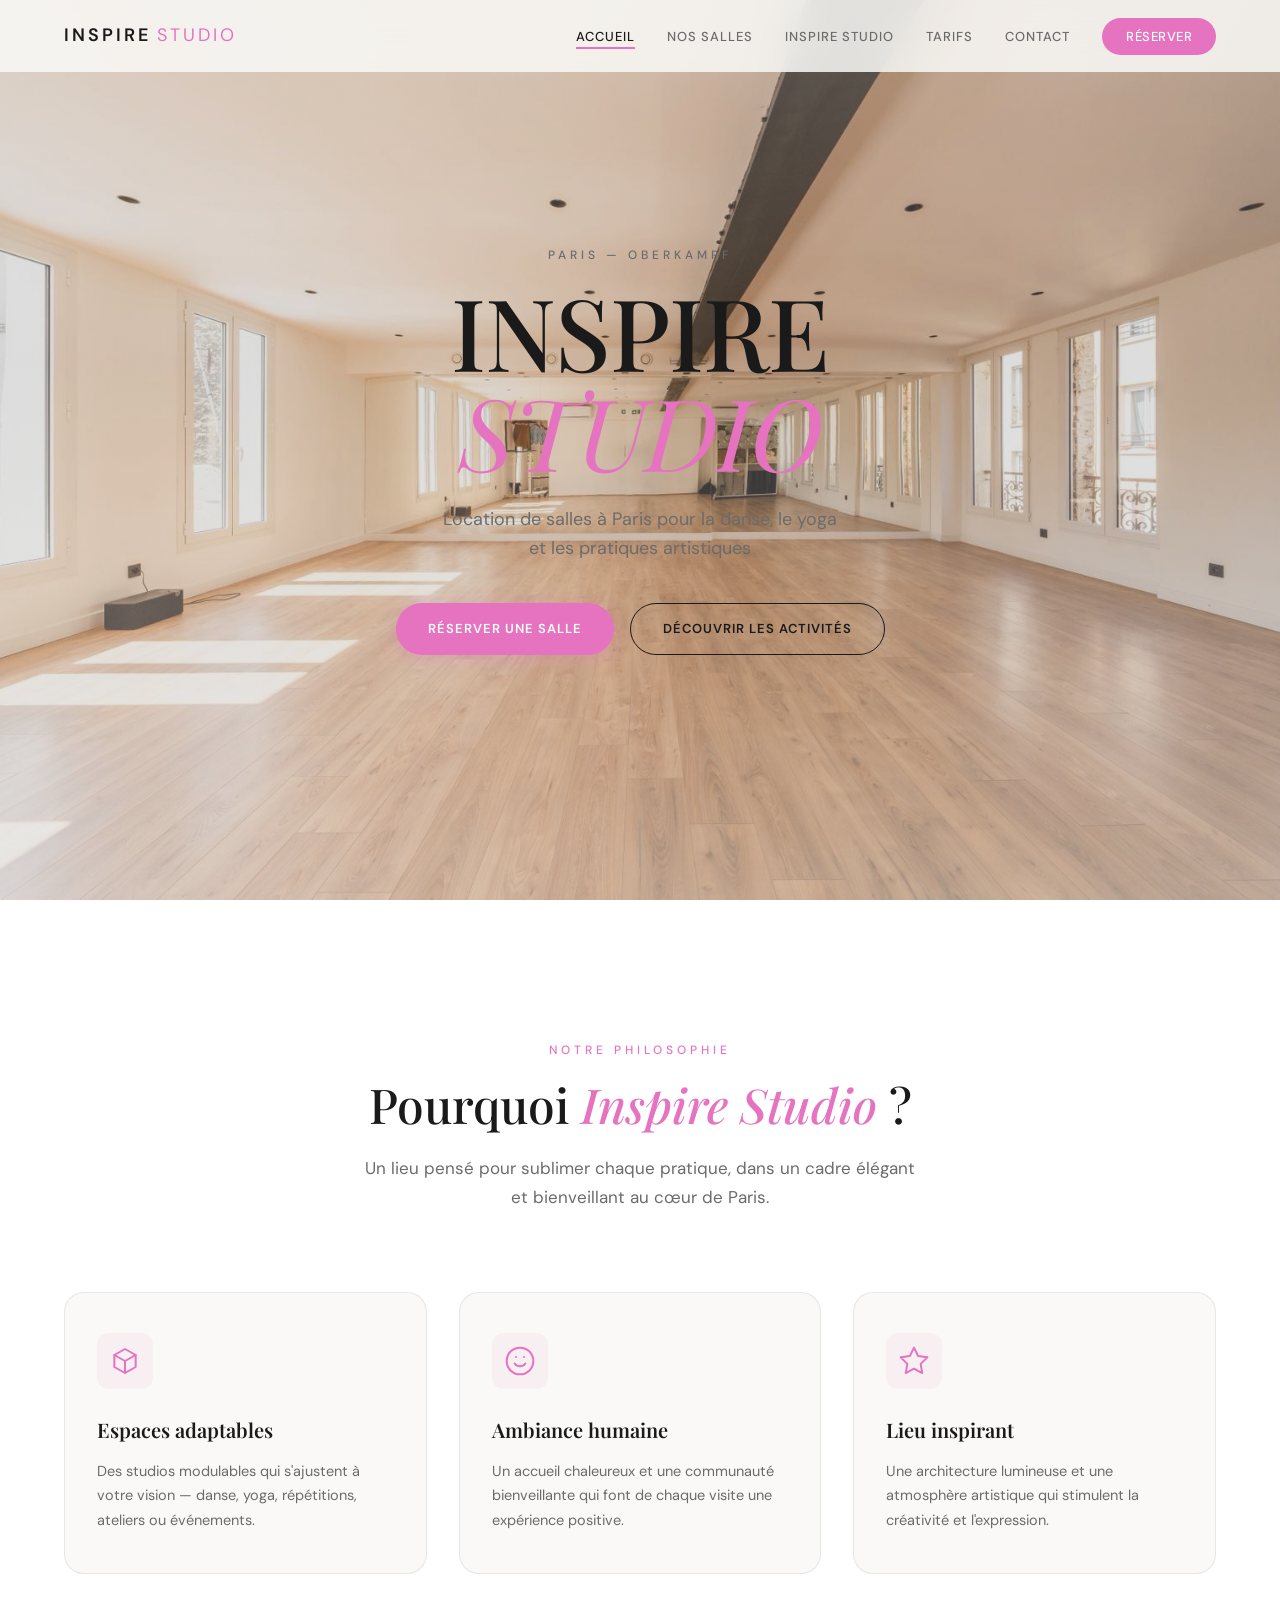
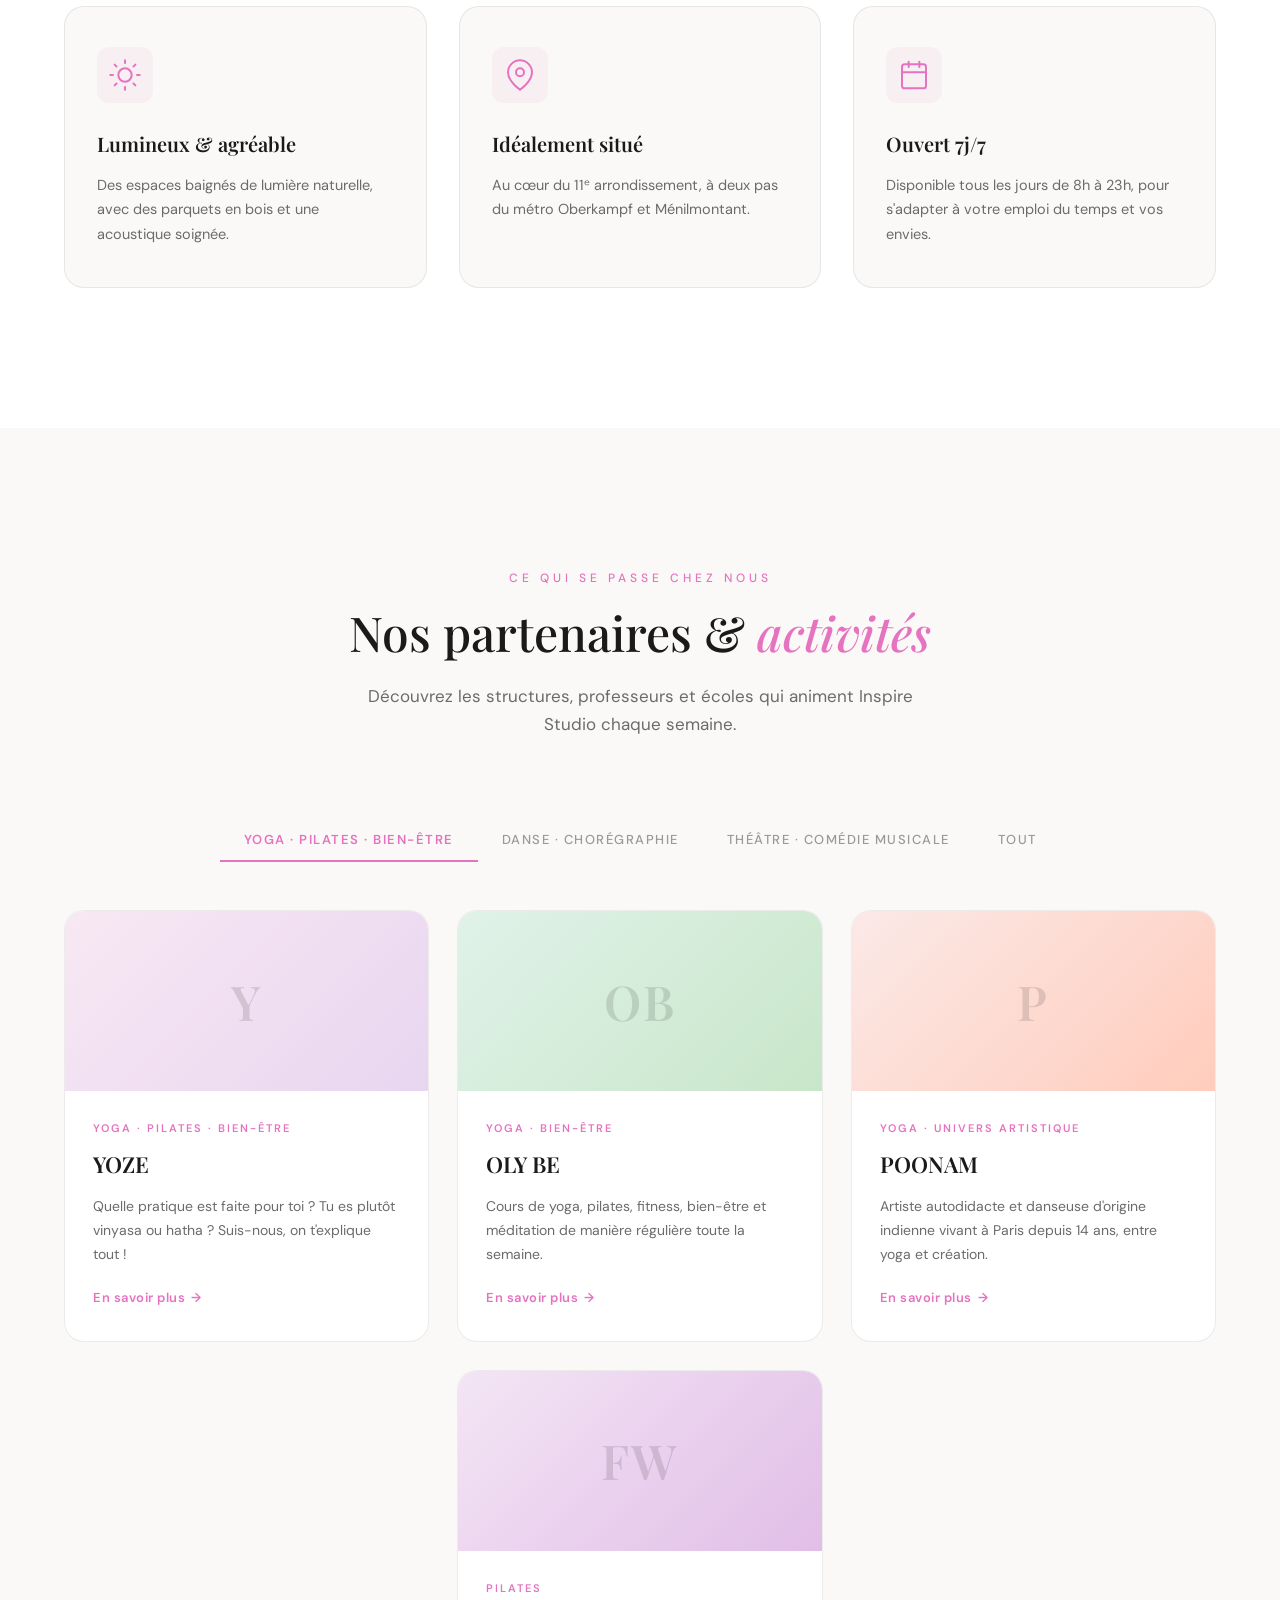
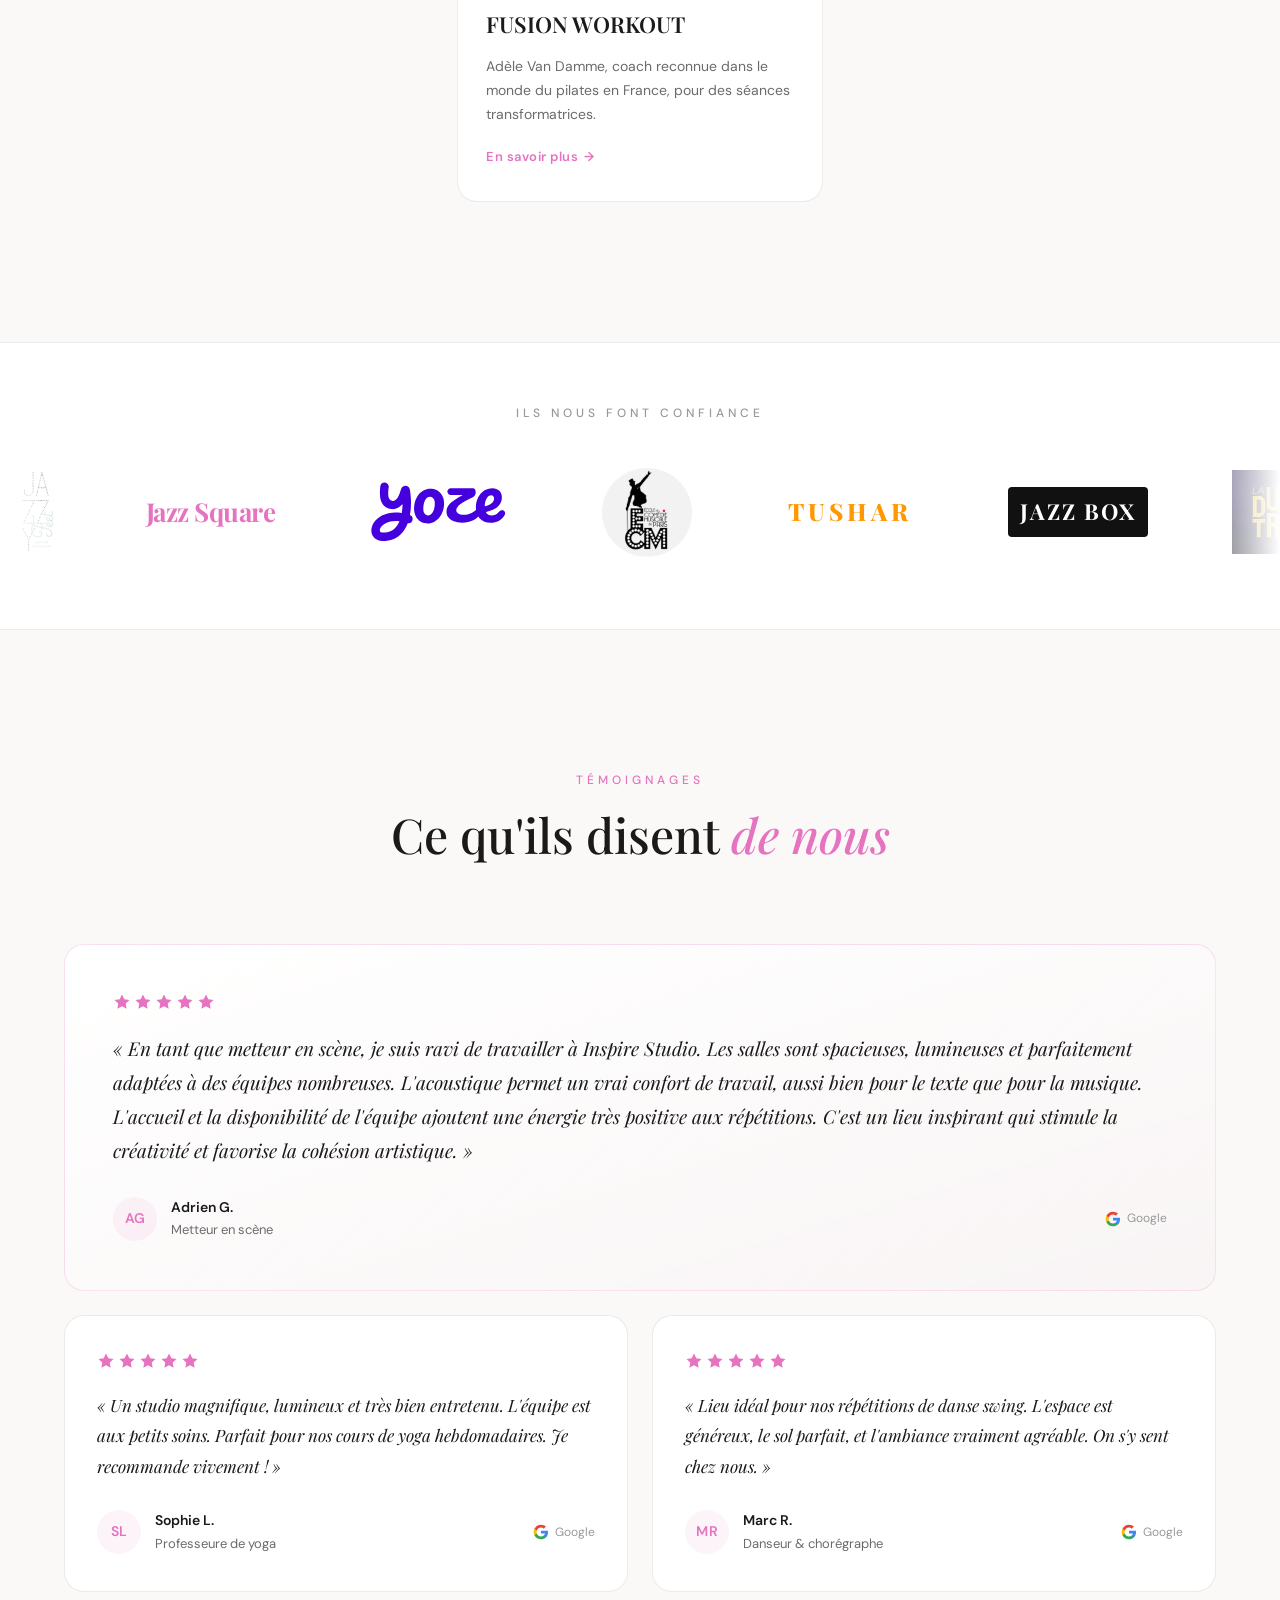
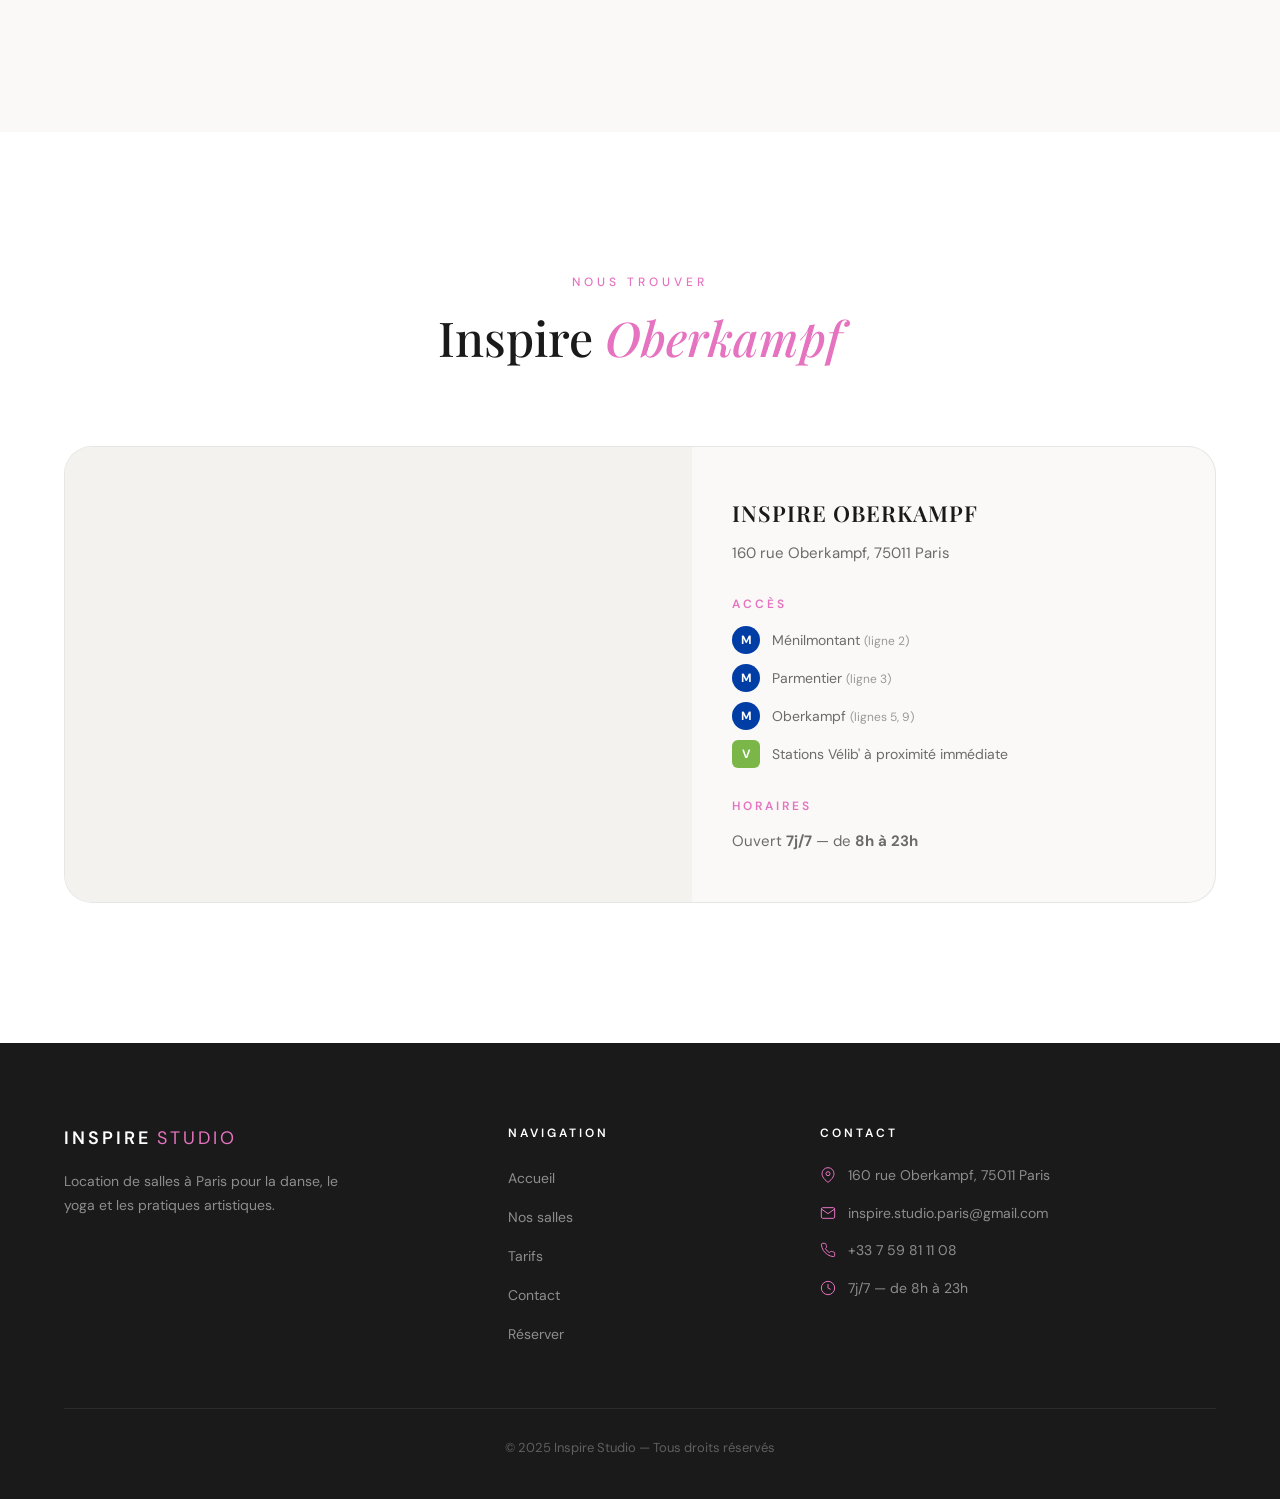
<file: index.html>
<!DOCTYPE html>
<html lang="fr">

<head>
    <meta charset="UTF-8">
    <meta name="viewport" content="width=device-width, initial-scale=1.0">
    <title>Inspire Studio — Location de Salles à Paris | Danse, Yoga, Bien-être</title>
    <meta name="description"
        content="Inspire Studio : location de salles à Paris pour la danse, le yoga, le bien-être et les pratiques artistiques. Espaces lumineux et inspirants au cœur d'Oberkampf.">
    <meta name="keywords"
        content="location salle Paris, studio danse Paris, salle yoga Paris, Oberkampf, bien-être, pratiques artistiques">
    <link rel="preconnect" href="https://fonts.googleapis.com">
    <link rel="preconnect" href="https://fonts.gstatic.com" crossorigin>
    <link
        href="https://fonts.googleapis.com/css2?family=DM+Sans:ital,opsz,wght@0,9..40,300;0,9..40,400;0,9..40,500;0,9..40,600;1,9..40,300;1,9..40,400&family=Playfair+Display:ital,wght@0,400;0,500;0,600;0,700;1,400;1,500&display=swap"
        rel="stylesheet">
    <link rel="stylesheet" href="styles.css">
</head>

<body>

    <!-- ==================== HEADER ==================== -->
    <header class="site-header" id="site-header">
        <div class="header-inner">
            <a href="#" class="logo" aria-label="Inspire Studio — Accueil">
                <span class="logo-text">INSPIRE</span>
                <span class="logo-accent">STUDIO</span>
            </a>
            <nav class="main-nav" id="main-nav" aria-label="Navigation principale">
                <ul class="nav-list">
                    <li><a href="#" class="nav-link active">Accueil</a></li>
                    <li><a href="salles.html" class="nav-link">Nos salles</a></li>
                    <li><a href="inspire.html" class="nav-link">Inspire Studio</a></li>
                    <li><a href="tarifs.html" class="nav-link">Tarifs</a></li>
                    <li><a href="#" class="nav-link">Contact</a></li>
                    <li><a href="#" class="nav-link nav-cta">Réserver</a></li>
                </ul>
            </nav>
            <button class="mobile-menu-toggle" id="mobile-menu-toggle" aria-label="Ouvrir le menu"
                aria-expanded="false">
                <span class="hamburger-line"></span>
                <span class="hamburger-line"></span>
                <span class="hamburger-line"></span>
            </button>
        </div>
    </header>

    <!-- ==================== HERO ==================== -->
    <section class="hero" id="hero">
        <div class="hero-carousel" id="hero-carousel">
            <div class="hero-slide active" style="background-image: url('photos%20salles/photo2.jpg'); background-size: cover; background-position: center; filter:brightness(0.85);"></div>
            <div class="hero-slide" style="background-image: url('photos%20salles/photo3.jpg'); background-size: cover; background-position: center; filter:brightness(0.85);"></div>
            <div class="hero-slide" style="background-image: url('photos%20salles/photo4.jpg'); background-size: cover; background-position: center; filter:brightness(0.85);"></div>
        </div>
        <div class="hero-overlay"></div>
        <div class="hero-content">
            <p class="hero-eyebrow reveal">Paris — Oberkampf</p>
            <h1 class="hero-title reveal">
                <span class="hero-title-line">INSPIRE</span>
                <span class="hero-title-line accent">STUDIO</span>
            </h1>
            <p class="hero-subtitle reveal">Location de salles à Paris pour la danse, le yoga<br class="desktop-only">
                et les pratiques artistiques</p>
            <div class="hero-ctas reveal">
                <a href="#" class="btn btn-primary">Réserver une salle</a>
                <a href="#activites" class="btn btn-outline">Découvrir les activités</a>
            </div>
        </div>
        <div class="hero-scroll-indicator">
            <div class="scroll-line"></div>
        </div>
    </section>

    <!-- ==================== POURQUOI INSPIRE STUDIO ==================== -->
    <section class="section section-why" id="pourquoi">
        <div class="container">
            <div class="section-header reveal">
                <p class="section-eyebrow">Notre philosophie</p>
                <h2 class="section-title">Pourquoi <em>Inspire Studio</em> ?</h2>
                <p class="section-subtitle">Un lieu pensé pour sublimer chaque pratique, dans un cadre élégant et
                    bienveillant au cœur de Paris.</p>
            </div>
            <div class="features-grid">
                <div class="feature-card reveal">
                    <div class="feature-icon">
                        <svg width="32" height="32" viewBox="0 0 24 24" fill="none" stroke="currentColor"
                            stroke-width="1.5" stroke-linecap="round" stroke-linejoin="round">
                            <path d="M12 3L20 7.5V16.5L12 21L4 16.5V7.5L12 3Z" />
                            <path d="M12 12L20 7.5" />
                            <path d="M12 12V21" />
                            <path d="M12 12L4 7.5" />
                        </svg>
                    </div>
                    <h3 class="feature-title">Espaces adaptables</h3>
                    <p class="feature-text">Des studios modulables qui s'ajustent à votre vision — danse, yoga,
                        répétitions, ateliers ou événements.</p>
                </div>
                <div class="feature-card reveal">
                    <div class="feature-icon">
                        <svg width="32" height="32" viewBox="0 0 24 24" fill="none" stroke="currentColor"
                            stroke-width="1.5" stroke-linecap="round" stroke-linejoin="round">
                            <circle cx="12" cy="12" r="10" />
                            <path d="M8 14s1.5 2 4 2 4-2 4-2" />
                            <line x1="9" y1="9" x2="9.01" y2="9" />
                            <line x1="15" y1="9" x2="15.01" y2="9" />
                        </svg>
                    </div>
                    <h3 class="feature-title">Ambiance humaine</h3>
                    <p class="feature-text">Un accueil chaleureux et une communauté bienveillante qui font de chaque
                        visite une expérience positive.</p>
                </div>
                <div class="feature-card reveal">
                    <div class="feature-icon">
                        <svg width="32" height="32" viewBox="0 0 24 24" fill="none" stroke="currentColor"
                            stroke-width="1.5" stroke-linecap="round" stroke-linejoin="round">
                            <path
                                d="M12 2L15.09 8.26L22 9.27L17 14.14L18.18 21.02L12 17.77L5.82 21.02L7 14.14L2 9.27L8.91 8.26L12 2Z" />
                        </svg>
                    </div>
                    <h3 class="feature-title">Lieu inspirant</h3>
                    <p class="feature-text">Une architecture lumineuse et une atmosphère artistique qui stimulent la
                        créativité et l'expression.</p>
                </div>
                <div class="feature-card reveal">
                    <div class="feature-icon">
                        <svg width="32" height="32" viewBox="0 0 24 24" fill="none" stroke="currentColor"
                            stroke-width="1.5" stroke-linecap="round" stroke-linejoin="round">
                            <circle cx="12" cy="12" r="5" />
                            <line x1="12" y1="1" x2="12" y2="3" />
                            <line x1="12" y1="21" x2="12" y2="23" />
                            <line x1="4.22" y1="4.22" x2="5.64" y2="5.64" />
                            <line x1="18.36" y1="18.36" x2="19.78" y2="19.78" />
                            <line x1="1" y1="12" x2="3" y2="12" />
                            <line x1="21" y1="12" x2="23" y2="12" />
                            <line x1="4.22" y1="19.78" x2="5.64" y2="18.36" />
                            <line x1="18.36" y1="5.64" x2="19.78" y2="4.22" />
                        </svg>
                    </div>
                    <h3 class="feature-title">Lumineux & agréable</h3>
                    <p class="feature-text">Des espaces baignés de lumière naturelle, avec des parquets en bois et une
                        acoustique soignée.</p>
                </div>
                <div class="feature-card reveal">
                    <div class="feature-icon">
                        <svg width="32" height="32" viewBox="0 0 24 24" fill="none" stroke="currentColor"
                            stroke-width="1.5" stroke-linecap="round" stroke-linejoin="round">
                            <path d="M21 10c0 7-9 13-9 13s-9-6-9-13a9 9 0 0118 0z" />
                            <circle cx="12" cy="10" r="3" />
                        </svg>
                    </div>
                    <h3 class="feature-title">Idéalement situé</h3>
                    <p class="feature-text">Au cœur du 11ᵉ arrondissement, à deux pas du métro Oberkampf et
                        Ménilmontant.</p>
                </div>
                <div class="feature-card reveal">
                    <div class="feature-icon">
                        <svg width="32" height="32" viewBox="0 0 24 24" fill="none" stroke="currentColor"
                            stroke-width="1.5" stroke-linecap="round" stroke-linejoin="round">
                            <rect x="3" y="4" width="18" height="18" rx="2" ry="2" />
                            <line x1="16" y1="2" x2="16" y2="6" />
                            <line x1="8" y1="2" x2="8" y2="6" />
                            <line x1="3" y1="10" x2="21" y2="10" />
                        </svg>
                    </div>
                    <h3 class="feature-title">Ouvert 7j/7</h3>
                    <p class="feature-text">Disponible tous les jours de 8h à 23h, pour s'adapter à votre emploi du
                        temps et vos envies.</p>
                </div>
            </div>
        </div>
    </section>

    <!-- ==================== ACTIVITÉS / PARTENAIRES ==================== -->
    <section class="section section-partners" id="activites">
        <div class="container">
            <div class="section-header reveal">
                <p class="section-eyebrow">Ce qui se passe chez nous</p>
                <h2 class="section-title">Nos partenaires & <em>activités</em></h2>
                <p class="section-subtitle">Découvrez les structures, professeurs et écoles qui animent Inspire Studio
                    chaque semaine.</p>
            </div>

            <!-- Category Tabs -->
            <div class="partners-tabs reveal" id="partners-tabs">
                <button class="partners-tab active" data-filter="yoga">Yoga · Pilates · Bien-être</button>
                <button class="partners-tab" data-filter="danse">Danse · Chorégraphie</button>
                <button class="partners-tab" data-filter="theatre">Théâtre · Comédie musicale</button>
                <button class="partners-tab" data-filter="all">Tout</button>
            </div>

            <div class="partners-grid" id="partners-grid">

                <article class="partner-card reveal" data-category="yoga" data-discipline="Yoga · Pilates · Bien-être">
                    <div class="partner-image" style="background: linear-gradient(135deg, #f8e8f3, #e8d5f0);">
                        <span class="partner-initial">Y</span>
                    </div>
                    <div class="partner-content">
                        <span class="partner-discipline">Yoga · Pilates · Bien-être</span>
                        <h3 class="partner-name">YOZE</h3>
                        <p class="partner-desc">Quelle pratique est faite pour toi ? Tu es plutôt vinyasa ou hatha ?
                            Suis-nous, on t'explique tout !</p>
                        <a href="https://www.yoze.fr/" target="_blank" rel="noopener noreferrer" class="partner-link">En
                            savoir plus <span class="arrow">→</span></a>
                    </div>
                </article>

                <article class="partner-card reveal" data-category="yoga" data-discipline="Yoga · Bien-être">
                    <div class="partner-image" style="background: linear-gradient(135deg, #e0f2e9, #c8e6c9);">
                        <span class="partner-initial">OB</span>
                    </div>
                    <div class="partner-content">
                        <span class="partner-discipline">Yoga · Bien-être</span>
                        <h3 class="partner-name">OLY BE</h3>
                        <p class="partner-desc">Cours de yoga, pilates, fitness, bien-être et méditation de manière
                            régulière toute la semaine.</p>
                        <a href="https://www.olybe.com/" target="_blank" rel="noopener noreferrer"
                            class="partner-link">En savoir plus <span class="arrow">→</span></a>
                    </div>
                </article>

                <article class="partner-card reveal" data-category="yoga" data-discipline="Yoga · Art">
                    <div class="partner-image" style="background: linear-gradient(135deg, #fbe9e7, #ffccbc);">
                        <span class="partner-initial">P</span>
                    </div>
                    <div class="partner-content">
                        <span class="partner-discipline">Yoga · Univers artistique</span>
                        <h3 class="partner-name">POONAM</h3>
                        <p class="partner-desc">Artiste autodidacte et danseuse d'origine indienne vivant à Paris depuis
                            14 ans, entre yoga et création.</p>
                        <a href="https://www.bypoonam.com/dance/" target="_blank" rel="noopener noreferrer"
                            class="partner-link">En savoir plus <span class="arrow">→</span></a>
                    </div>
                </article>

                <article class="partner-card reveal" data-category="yoga" data-discipline="Pilates">
                    <div class="partner-image" style="background: linear-gradient(135deg, #f3e5f5, #e1bee7);">
                        <span class="partner-initial">FW</span>
                    </div>
                    <div class="partner-content">
                        <span class="partner-discipline">Pilates</span>
                        <h3 class="partner-name">FUSION WORKOUT</h3>
                        <p class="partner-desc">Adèle Van Damme, coach reconnue dans le monde du pilates en France, pour
                            des séances transformatrices.</p>
                        <a href="#" class="partner-link">En savoir plus <span class="arrow">→</span></a>
                    </div>
                </article>

                <article class="partner-card reveal card-hidden" data-category="danse" data-discipline="Danse Swing">
                    <div class="partner-image" style="background: linear-gradient(135deg, #e8f0f8, #d5e0f0);">
                        <span class="partner-initial">JF</span>
                    </div>
                    <div class="partner-content">
                        <span class="partner-discipline">Danse Swing</span>
                        <h3 class="partner-name">JAZZY FEET</h3>
                        <p class="partner-desc">École de danses swing à Paris créée par 4 danseurs souhaitant partager
                            leur passion pour le Lindy Hop et le Solo Jazz.</p>
                        <a href="https://jazzy-feet.com/fr" target="_blank" rel="noopener noreferrer"
                            class="partner-link">En savoir plus <span class="arrow">→</span></a>
                    </div>
                </article>

                <article class="partner-card reveal card-hidden" data-category="danse" data-discipline="Danse Jazz">
                    <div class="partner-image" style="background: linear-gradient(135deg, #fce4ec, #f8bbd0);">
                        <span class="partner-initial">JB</span>
                    </div>
                    <div class="partner-content">
                        <span class="partner-discipline">Danse Jazz</span>
                        <h3 class="partner-name">JAZZ BOX</h3>
                        <p class="partner-desc">Cours de danse jazz deux soirs par semaine ouverts à tous les niveaux,
                            dans une ambiance conviviale.</p>
                        <a href="#" class="partner-link">En savoir plus <span class="arrow">→</span></a>
                    </div>
                </article>

                <article class="partner-card reveal card-hidden" data-category="danse" data-discipline="Bollywood">
                    <div class="partner-image" style="background: linear-gradient(135deg, #fff3e0, #ffe0b2);">
                        <span class="partner-initial">T</span>
                    </div>
                    <div class="partner-content">
                        <span class="partner-discipline">Bollywood</span>
                        <h3 class="partner-name">TUSHAR</h3>
                        <p class="partner-desc">Chorégraphe Bollywood France, directeur artistique, fondateur et
                            créateur de spectacles vibrants.</p>
                        <a href="#" class="partner-link">En savoir plus <span class="arrow">→</span></a>
                    </div>
                </article>

                <article class="partner-card reveal card-hidden" data-category="theatre" data-discipline="Comédie musicale">
                    <div class="partner-image" style="background: linear-gradient(135deg, #e8eaf6, #c5cae9);">
                        <span class="partner-initial">DC</span>
                    </div>
                    <div class="partner-content">
                        <span class="partner-discipline">Comédie musicale</span>
                        <h3 class="partner-name">DUSTRY CIE</h3>
                        <p class="partner-desc">Collectif dédié à la création de comédies musicales originales, actif
                            depuis 2023.</p>
                        <a href="https://www.instagram.com/dustrycompany/" target="_blank" rel="noopener noreferrer"
                            class="partner-link">En savoir plus <span class="arrow">→</span></a>
                    </div>
                </article>

                <article class="partner-card reveal card-hidden" data-category="theatre" data-discipline="Comédie musicale">
                    <div class="partner-image" style="background: linear-gradient(135deg, #e0f7fa, #b2ebf2);">
                        <span class="partner-initial">IL</span>
                    </div>
                    <div class="partner-content">
                        <span class="partner-discipline">Comédie musicale</span>
                        <h3 class="partner-name">IMPRO LA LA</h3>
                        <p class="partner-desc">Ateliers de comédie musicale improvisée en famille : adultes et enfants
                            en équipe, pour un moment unique.</p>
                        <a href="#" class="partner-link">En savoir plus <span class="arrow">→</span></a>
                    </div>
                </article>

            </div>
        </div>
    </section>

    <!-- ==================== LOGO TICKER ==================== -->
    <section class="section section-ticker" id="ticker">
        <div class="ticker-label reveal">
            <p>Ils nous font confiance</p>
        </div>
        <div class="ticker-wrapper">
                                                            <div class="ticker-track">
                <div class="ticker-item"><img src="logos/logo jazzy feet.gif" alt="Jazzy Feet" class="logo-lg"></div>
                <div class="ticker-item"><span class="logo-text-1">Jazz Square</span></div>
                <div class="ticker-item"><img src="logos/Logo-Yoze-violet.svg" alt="Yoze"></div>
                <div class="ticker-item"><img src="logos/logo acm.avif" alt="ACM" class="logo-xl"></div>
                <div class="ticker-item"><span class="logo-text-2">TUSHAR</span></div>
                <div class="ticker-item"><span class="logo-text-3">JAZZ BOX</span></div>
                <div class="ticker-item"><img src="logos/logo dustrie et cie.jpg" alt="Dustry Cie" class="logo-lg"></div>
                <div class="ticker-item"><span class="logo-text-4">FUSION WORKOUT</span></div>
                <div class="ticker-item"><img src="logos/logo impro lala.webp" alt="Impro La La" class="logo-lg"></div>
                <div class="ticker-item"><img src="logos/logo-poonam1.webp" alt="Poonam"></div>
                <div class="ticker-item"><img src="logos/logo jazzy feet.gif" alt="Jazzy Feet" class="logo-lg"></div>
                <div class="ticker-item"><span class="logo-text-1">Jazz Square</span></div>
                <div class="ticker-item"><img src="logos/Logo-Yoze-violet.svg" alt="Yoze"></div>
                <div class="ticker-item"><img src="logos/logo acm.avif" alt="ACM" class="logo-xl"></div>
                <div class="ticker-item"><span class="logo-text-2">TUSHAR</span></div>
                <div class="ticker-item"><span class="logo-text-3">JAZZ BOX</span></div>
                <div class="ticker-item"><img src="logos/logo dustrie et cie.jpg" alt="Dustry Cie" class="logo-lg"></div>
                <div class="ticker-item"><span class="logo-text-4">FUSION WORKOUT</span></div>
                <div class="ticker-item"><img src="logos/logo impro lala.webp" alt="Impro La La" class="logo-lg"></div>
                <div class="ticker-item"><img src="logos/logo-poonam1.webp" alt="Poonam"></div>
                <div class="ticker-item"><img src="logos/logo jazzy feet.gif" alt="Jazzy Feet" class="logo-lg"></div>
                <div class="ticker-item"><span class="logo-text-1">Jazz Square</span></div>
                <div class="ticker-item"><img src="logos/Logo-Yoze-violet.svg" alt="Yoze"></div>
                <div class="ticker-item"><img src="logos/logo acm.avif" alt="ACM" class="logo-xl"></div>
                <div class="ticker-item"><span class="logo-text-2">TUSHAR</span></div>
                <div class="ticker-item"><span class="logo-text-3">JAZZ BOX</span></div>
                <div class="ticker-item"><img src="logos/logo dustrie et cie.jpg" alt="Dustry Cie" class="logo-lg"></div>
                <div class="ticker-item"><span class="logo-text-4">FUSION WORKOUT</span></div>
                <div class="ticker-item"><img src="logos/logo impro lala.webp" alt="Impro La La" class="logo-lg"></div>
                <div class="ticker-item"><img src="logos/logo-poonam1.webp" alt="Poonam"></div>
                <div class="ticker-item"><img src="logos/logo jazzy feet.gif" alt="Jazzy Feet" class="logo-lg"></div>
                <div class="ticker-item"><span class="logo-text-1">Jazz Square</span></div>
                <div class="ticker-item"><img src="logos/Logo-Yoze-violet.svg" alt="Yoze"></div>
                <div class="ticker-item"><img src="logos/logo acm.avif" alt="ACM" class="logo-xl"></div>
                <div class="ticker-item"><span class="logo-text-2">TUSHAR</span></div>
                <div class="ticker-item"><span class="logo-text-3">JAZZ BOX</span></div>
                <div class="ticker-item"><img src="logos/logo dustrie et cie.jpg" alt="Dustry Cie" class="logo-lg"></div>
                <div class="ticker-item"><span class="logo-text-4">FUSION WORKOUT</span></div>
                <div class="ticker-item"><img src="logos/logo impro lala.webp" alt="Impro La La" class="logo-lg"></div>
                <div class="ticker-item"><img src="logos/logo-poonam1.webp" alt="Poonam"></div>
                <div class="ticker-item"><img src="logos/logo jazzy feet.gif" alt="Jazzy Feet" class="logo-lg"></div>
                <div class="ticker-item"><span class="logo-text-1">Jazz Square</span></div>
                <div class="ticker-item"><img src="logos/Logo-Yoze-violet.svg" alt="Yoze"></div>
                <div class="ticker-item"><img src="logos/logo acm.avif" alt="ACM" class="logo-xl"></div>
                <div class="ticker-item"><span class="logo-text-2">TUSHAR</span></div>
                <div class="ticker-item"><span class="logo-text-3">JAZZ BOX</span></div>
                <div class="ticker-item"><img src="logos/logo dustrie et cie.jpg" alt="Dustry Cie" class="logo-lg"></div>
                <div class="ticker-item"><span class="logo-text-4">FUSION WORKOUT</span></div>
                <div class="ticker-item"><img src="logos/logo impro lala.webp" alt="Impro La La" class="logo-lg"></div>
                <div class="ticker-item"><img src="logos/logo-poonam1.webp" alt="Poonam"></div>
                <div class="ticker-item"><img src="logos/logo jazzy feet.gif" alt="Jazzy Feet" class="logo-lg"></div>
                <div class="ticker-item"><span class="logo-text-1">Jazz Square</span></div>
                <div class="ticker-item"><img src="logos/Logo-Yoze-violet.svg" alt="Yoze"></div>
                <div class="ticker-item"><img src="logos/logo acm.avif" alt="ACM" class="logo-xl"></div>
                <div class="ticker-item"><span class="logo-text-2">TUSHAR</span></div>
                <div class="ticker-item"><span class="logo-text-3">JAZZ BOX</span></div>
                <div class="ticker-item"><img src="logos/logo dustrie et cie.jpg" alt="Dustry Cie" class="logo-lg"></div>
                <div class="ticker-item"><span class="logo-text-4">FUSION WORKOUT</span></div>
                <div class="ticker-item"><img src="logos/logo impro lala.webp" alt="Impro La La" class="logo-lg"></div>
                <div class="ticker-item"><img src="logos/logo-poonam1.webp" alt="Poonam"></div>
                <div class="ticker-item"><img src="logos/logo jazzy feet.gif" alt="Jazzy Feet" class="logo-lg"></div>
                <div class="ticker-item"><span class="logo-text-1">Jazz Square</span></div>
                <div class="ticker-item"><img src="logos/Logo-Yoze-violet.svg" alt="Yoze"></div>
                <div class="ticker-item"><img src="logos/logo acm.avif" alt="ACM" class="logo-xl"></div>
                <div class="ticker-item"><span class="logo-text-2">TUSHAR</span></div>
                <div class="ticker-item"><span class="logo-text-3">JAZZ BOX</span></div>
                <div class="ticker-item"><img src="logos/logo dustrie et cie.jpg" alt="Dustry Cie" class="logo-lg"></div>
                <div class="ticker-item"><span class="logo-text-4">FUSION WORKOUT</span></div>
                <div class="ticker-item"><img src="logos/logo impro lala.webp" alt="Impro La La" class="logo-lg"></div>
                <div class="ticker-item"><img src="logos/logo-poonam1.webp" alt="Poonam"></div>
                <div class="ticker-item"><img src="logos/logo jazzy feet.gif" alt="Jazzy Feet" class="logo-lg"></div>
                <div class="ticker-item"><span class="logo-text-1">Jazz Square</span></div>
                <div class="ticker-item"><img src="logos/Logo-Yoze-violet.svg" alt="Yoze"></div>
                <div class="ticker-item"><img src="logos/logo acm.avif" alt="ACM" class="logo-xl"></div>
                <div class="ticker-item"><span class="logo-text-2">TUSHAR</span></div>
                <div class="ticker-item"><span class="logo-text-3">JAZZ BOX</span></div>
                <div class="ticker-item"><img src="logos/logo dustrie et cie.jpg" alt="Dustry Cie" class="logo-lg"></div>
                <div class="ticker-item"><span class="logo-text-4">FUSION WORKOUT</span></div>
                <div class="ticker-item"><img src="logos/logo impro lala.webp" alt="Impro La La" class="logo-lg"></div>
                <div class="ticker-item"><img src="logos/logo-poonam1.webp" alt="Poonam"></div>
                <div class="ticker-item"><img src="logos/logo jazzy feet.gif" alt="Jazzy Feet" class="logo-lg"></div>
                <div class="ticker-item"><span class="logo-text-1">Jazz Square</span></div>
                <div class="ticker-item"><img src="logos/Logo-Yoze-violet.svg" alt="Yoze"></div>
                <div class="ticker-item"><img src="logos/logo acm.avif" alt="ACM" class="logo-xl"></div>
                <div class="ticker-item"><span class="logo-text-2">TUSHAR</span></div>
                <div class="ticker-item"><span class="logo-text-3">JAZZ BOX</span></div>
                <div class="ticker-item"><img src="logos/logo dustrie et cie.jpg" alt="Dustry Cie" class="logo-lg"></div>
                <div class="ticker-item"><span class="logo-text-4">FUSION WORKOUT</span></div>
                <div class="ticker-item"><img src="logos/logo impro lala.webp" alt="Impro La La" class="logo-lg"></div>
                <div class="ticker-item"><img src="logos/logo-poonam1.webp" alt="Poonam"></div>
                <div class="ticker-item"><img src="logos/logo jazzy feet.gif" alt="Jazzy Feet" class="logo-lg"></div>
                <div class="ticker-item"><span class="logo-text-1">Jazz Square</span></div>
                <div class="ticker-item"><img src="logos/Logo-Yoze-violet.svg" alt="Yoze"></div>
                <div class="ticker-item"><img src="logos/logo acm.avif" alt="ACM" class="logo-xl"></div>
                <div class="ticker-item"><span class="logo-text-2">TUSHAR</span></div>
                <div class="ticker-item"><span class="logo-text-3">JAZZ BOX</span></div>
                <div class="ticker-item"><img src="logos/logo dustrie et cie.jpg" alt="Dustry Cie" class="logo-lg"></div>
                <div class="ticker-item"><span class="logo-text-4">FUSION WORKOUT</span></div>
                <div class="ticker-item"><img src="logos/logo impro lala.webp" alt="Impro La La" class="logo-lg"></div>
                <div class="ticker-item"><img src="logos/logo-poonam1.webp" alt="Poonam"></div>
            </div>
        </div>
    </section>

    <!-- ==================== AVIS / TESTIMONIALS ==================== -->
    <section class="section section-reviews" id="avis">
        <div class="container">
            <div class="section-header reveal">
                <p class="section-eyebrow">Témoignages</p>
                <h2 class="section-title">Ce qu'ils disent <em>de nous</em></h2>
            </div>
            <div class="reviews-grid">
                <div class="review-card review-card-featured reveal">
                    <div class="review-stars">
                        <svg width="18" height="18" viewBox="0 0 24 24" fill="#e573c0">
                            <path
                                d="M12 2l3.09 6.26L22 9.27l-5 4.87 1.18 6.88L12 17.77l-6.18 3.25L7 14.14l-5-4.87 6.91-1.01L12 2z" />
                        </svg>
                        <svg width="18" height="18" viewBox="0 0 24 24" fill="#e573c0">
                            <path
                                d="M12 2l3.09 6.26L22 9.27l-5 4.87 1.18 6.88L12 17.77l-6.18 3.25L7 14.14l-5-4.87 6.91-1.01L12 2z" />
                        </svg>
                        <svg width="18" height="18" viewBox="0 0 24 24" fill="#e573c0">
                            <path
                                d="M12 2l3.09 6.26L22 9.27l-5 4.87 1.18 6.88L12 17.77l-6.18 3.25L7 14.14l-5-4.87 6.91-1.01L12 2z" />
                        </svg>
                        <svg width="18" height="18" viewBox="0 0 24 24" fill="#e573c0">
                            <path
                                d="M12 2l3.09 6.26L22 9.27l-5 4.87 1.18 6.88L12 17.77l-6.18 3.25L7 14.14l-5-4.87 6.91-1.01L12 2z" />
                        </svg>
                        <svg width="18" height="18" viewBox="0 0 24 24" fill="#e573c0">
                            <path
                                d="M12 2l3.09 6.26L22 9.27l-5 4.87 1.18 6.88L12 17.77l-6.18 3.25L7 14.14l-5-4.87 6.91-1.01L12 2z" />
                        </svg>
                    </div>
                    <blockquote class="review-quote">
                        « En tant que metteur en scène, je suis ravi de travailler à Inspire Studio. Les salles sont
                        spacieuses, lumineuses et parfaitement adaptées à des équipes nombreuses. L'acoustique permet un
                        vrai confort de travail, aussi bien pour le texte que pour la musique. L'accueil et la
                        disponibilité de l'équipe ajoutent une énergie très positive aux répétitions. C'est un lieu
                        inspirant qui stimule la créativité et favorise la cohésion artistique. »
                    </blockquote>
                    <div class="review-author">
                        <div class="review-avatar">AG</div>
                        <div class="review-meta">
                            <strong class="review-name">Adrien G.</strong>
                            <span class="review-role">Metteur en scène</span>
                        </div>
                        <div class="review-source">
                            <svg width="16" height="16" viewBox="0 0 24 24">
                                <path fill="#4285F4"
                                    d="M22.56 12.25c0-.78-.07-1.53-.2-2.25H12v4.26h5.92a5.06 5.06 0 01-2.2 3.32v2.77h3.57c2.08-1.92 3.28-4.74 3.28-8.1z" />
                                <path fill="#34A853"
                                    d="M12 23c2.97 0 5.46-.98 7.28-2.66l-3.57-2.77c-.98.66-2.23 1.06-3.71 1.06-2.86 0-5.29-1.93-6.16-4.53H2.18v2.84C3.99 20.53 7.7 23 12 23z" />
                                <path fill="#FBBC05"
                                    d="M5.84 14.09c-.22-.66-.35-1.36-.35-2.09s.13-1.43.35-2.09V7.07H2.18C1.43 8.55 1 10.22 1 12s.43 3.45 1.18 4.93l2.85-2.22.81-.62z" />
                                <path fill="#EA4335"
                                    d="M12 5.38c1.62 0 3.06.56 4.21 1.64l3.15-3.15C17.45 2.09 14.97 1 12 1 7.7 1 3.99 3.47 2.18 7.07l3.66 2.84c.87-2.6 3.3-4.53 6.16-4.53z" />
                            </svg>
                            <span>Google</span>
                        </div>
                    </div>
                </div>

                <div class="review-card reveal">
                    <div class="review-stars">
                        <svg width="18" height="18" viewBox="0 0 24 24" fill="#e573c0">
                            <path
                                d="M12 2l3.09 6.26L22 9.27l-5 4.87 1.18 6.88L12 17.77l-6.18 3.25L7 14.14l-5-4.87 6.91-1.01L12 2z" />
                        </svg>
                        <svg width="18" height="18" viewBox="0 0 24 24" fill="#e573c0">
                            <path
                                d="M12 2l3.09 6.26L22 9.27l-5 4.87 1.18 6.88L12 17.77l-6.18 3.25L7 14.14l-5-4.87 6.91-1.01L12 2z" />
                        </svg>
                        <svg width="18" height="18" viewBox="0 0 24 24" fill="#e573c0">
                            <path
                                d="M12 2l3.09 6.26L22 9.27l-5 4.87 1.18 6.88L12 17.77l-6.18 3.25L7 14.14l-5-4.87 6.91-1.01L12 2z" />
                        </svg>
                        <svg width="18" height="18" viewBox="0 0 24 24" fill="#e573c0">
                            <path
                                d="M12 2l3.09 6.26L22 9.27l-5 4.87 1.18 6.88L12 17.77l-6.18 3.25L7 14.14l-5-4.87 6.91-1.01L12 2z" />
                        </svg>
                        <svg width="18" height="18" viewBox="0 0 24 24" fill="#e573c0">
                            <path
                                d="M12 2l3.09 6.26L22 9.27l-5 4.87 1.18 6.88L12 17.77l-6.18 3.25L7 14.14l-5-4.87 6.91-1.01L12 2z" />
                        </svg>
                    </div>
                    <blockquote class="review-quote">
                        « Un studio magnifique, lumineux et très bien entretenu. L'équipe est aux petits soins. Parfait
                        pour nos cours de yoga hebdomadaires. Je recommande vivement ! »
                    </blockquote>
                    <div class="review-author">
                        <div class="review-avatar">SL</div>
                        <div class="review-meta">
                            <strong class="review-name">Sophie L.</strong>
                            <span class="review-role">Professeure de yoga</span>
                        </div>
                        <div class="review-source">
                            <svg width="16" height="16" viewBox="0 0 24 24">
                                <path fill="#4285F4"
                                    d="M22.56 12.25c0-.78-.07-1.53-.2-2.25H12v4.26h5.92a5.06 5.06 0 01-2.2 3.32v2.77h3.57c2.08-1.92 3.28-4.74 3.28-8.1z" />
                                <path fill="#34A853"
                                    d="M12 23c2.97 0 5.46-.98 7.28-2.66l-3.57-2.77c-.98.66-2.23 1.06-3.71 1.06-2.86 0-5.29-1.93-6.16-4.53H2.18v2.84C3.99 20.53 7.7 23 12 23z" />
                                <path fill="#FBBC05"
                                    d="M5.84 14.09c-.22-.66-.35-1.36-.35-2.09s.13-1.43.35-2.09V7.07H2.18C1.43 8.55 1 10.22 1 12s.43 3.45 1.18 4.93l2.85-2.22.81-.62z" />
                                <path fill="#EA4335"
                                    d="M12 5.38c1.62 0 3.06.56 4.21 1.64l3.15-3.15C17.45 2.09 14.97 1 12 1 7.7 1 3.99 3.47 2.18 7.07l3.66 2.84c.87-2.6 3.3-4.53 6.16-4.53z" />
                            </svg>
                            <span>Google</span>
                        </div>
                    </div>
                </div>

                <div class="review-card reveal">
                    <div class="review-stars">
                        <svg width="18" height="18" viewBox="0 0 24 24" fill="#e573c0">
                            <path
                                d="M12 2l3.09 6.26L22 9.27l-5 4.87 1.18 6.88L12 17.77l-6.18 3.25L7 14.14l-5-4.87 6.91-1.01L12 2z" />
                        </svg>
                        <svg width="18" height="18" viewBox="0 0 24 24" fill="#e573c0">
                            <path
                                d="M12 2l3.09 6.26L22 9.27l-5 4.87 1.18 6.88L12 17.77l-6.18 3.25L7 14.14l-5-4.87 6.91-1.01L12 2z" />
                        </svg>
                        <svg width="18" height="18" viewBox="0 0 24 24" fill="#e573c0">
                            <path
                                d="M12 2l3.09 6.26L22 9.27l-5 4.87 1.18 6.88L12 17.77l-6.18 3.25L7 14.14l-5-4.87 6.91-1.01L12 2z" />
                        </svg>
                        <svg width="18" height="18" viewBox="0 0 24 24" fill="#e573c0">
                            <path
                                d="M12 2l3.09 6.26L22 9.27l-5 4.87 1.18 6.88L12 17.77l-6.18 3.25L7 14.14l-5-4.87 6.91-1.01L12 2z" />
                        </svg>
                        <svg width="18" height="18" viewBox="0 0 24 24" fill="#e573c0">
                            <path
                                d="M12 2l3.09 6.26L22 9.27l-5 4.87 1.18 6.88L12 17.77l-6.18 3.25L7 14.14l-5-4.87 6.91-1.01L12 2z" />
                        </svg>
                    </div>
                    <blockquote class="review-quote">
                        « Lieu idéal pour nos répétitions de danse swing. L'espace est généreux, le sol parfait, et
                        l'ambiance vraiment agréable. On s'y sent chez nous. »
                    </blockquote>
                    <div class="review-author">
                        <div class="review-avatar">MR</div>
                        <div class="review-meta">
                            <strong class="review-name">Marc R.</strong>
                            <span class="review-role">Danseur & chorégraphe</span>
                        </div>
                        <div class="review-source">
                            <svg width="16" height="16" viewBox="0 0 24 24">
                                <path fill="#4285F4"
                                    d="M22.56 12.25c0-.78-.07-1.53-.2-2.25H12v4.26h5.92a5.06 5.06 0 01-2.2 3.32v2.77h3.57c2.08-1.92 3.28-4.74 3.28-8.1z" />
                                <path fill="#34A853"
                                    d="M12 23c2.97 0 5.46-.98 7.28-2.66l-3.57-2.77c-.98.66-2.23 1.06-3.71 1.06-2.86 0-5.29-1.93-6.16-4.53H2.18v2.84C3.99 20.53 7.7 23 12 23z" />
                                <path fill="#FBBC05"
                                    d="M5.84 14.09c-.22-.66-.35-1.36-.35-2.09s.13-1.43.35-2.09V7.07H2.18C1.43 8.55 1 10.22 1 12s.43 3.45 1.18 4.93l2.85-2.22.81-.62z" />
                                <path fill="#EA4335"
                                    d="M12 5.38c1.62 0 3.06.56 4.21 1.64l3.15-3.15C17.45 2.09 14.97 1 12 1 7.7 1 3.99 3.47 2.18 7.07l3.66 2.84c.87-2.6 3.3-4.53 6.16-4.53z" />
                            </svg>
                            <span>Google</span>
                        </div>
                    </div>
                </div>
            </div>
        </div>
    </section>

    <!-- ==================== LOCALISATION ==================== -->
    <section class="section section-location" id="localisation">
        <div class="container">
            <div class="section-header reveal">
                <p class="section-eyebrow">Nous trouver</p>
                <h2 class="section-title">Inspire <em>Oberkampf</em></h2>
            </div>
            <div class="location-grid">
                <div class="location-map reveal">
                    <iframe
                        src="https://www.google.com/maps/embed?pb=!1m18!1m12!1m3!1d2624.5!2d2.3833!3d48.8667!2m3!1f0!2f0!3f0!3m2!1i1024!2i768!4f13.1!3m3!1m2!1s0x47e66dfa!2s160+Rue+Oberkampf%2C+75011+Paris!5e0!3m2!1sfr!2sfr!4v1234567890"
                        width="100%" height="100%" style="border:0;" allowfullscreen="" loading="lazy"
                        referrerpolicy="no-referrer-when-downgrade" title="Inspire Studio Oberkampf sur Google Maps">
                    </iframe>
                </div>
                <div class="location-info reveal">
                    <div class="location-address">
                        <h3>INSPIRE OBERKAMPF</h3>
                        <p>160 rue Oberkampf, 75011 Paris</p>
                    </div>
                    <div class="location-transport">
                        <h4>Accès</h4>
                        <ul>
                            <li>
                                <span class="transport-icon metro">M</span>
                                <span>Ménilmontant <small>(ligne 2)</small></span>
                            </li>
                            <li>
                                <span class="transport-icon metro">M</span>
                                <span>Parmentier <small>(ligne 3)</small></span>
                            </li>
                            <li>
                                <span class="transport-icon metro">M</span>
                                <span>Oberkampf <small>(lignes 5, 9)</small></span>
                            </li>
                            <li>
                                <span class="transport-icon velib">V</span>
                                <span>Stations Vélib' à proximité immédiate</span>
                            </li>
                        </ul>
                    </div>
                    <div class="location-hours">
                        <h4>Horaires</h4>
                        <p>Ouvert <strong>7j/7</strong> — de <strong>8h à 23h</strong></p>
                    </div>
                </div>
            </div>
        </div>
    </section>

    <!-- ==================== FOOTER ==================== -->
    <footer class="site-footer" id="footer">
        <div class="container">
            <div class="footer-grid">
                <div class="footer-brand">
                    <div class="footer-logo">
                        <span class="logo-text">INSPIRE</span>
                        <span class="logo-accent">STUDIO</span>
                    </div>
                    <p class="footer-tagline">Location de salles à Paris pour la danse, le yoga et les pratiques
                        artistiques.</p>
                </div>
                <div class="footer-nav">
                    <h4>Navigation</h4>
                    <ul>
                        <li><a href="#">Accueil</a></li>
                        <li><a href="#">Nos salles</a></li>
                        <li><a href="tarifs.html">Tarifs</a></li>
                        <li><a href="#">Contact</a></li>
                        <li><a href="#">Réserver</a></li>
                    </ul>
                </div>
                <div class="footer-contact">
                    <h4>Contact</h4>
                    <ul>
                        <li>
                            <svg width="16" height="16" viewBox="0 0 24 24" fill="none" stroke="currentColor"
                                stroke-width="1.5">
                                <path d="M21 10c0 7-9 13-9 13s-9-6-9-13a9 9 0 0118 0z" />
                                <circle cx="12" cy="10" r="3" />
                            </svg>
                            160 rue Oberkampf, 75011 Paris
                        </li>
                        <li>
                            <svg width="16" height="16" viewBox="0 0 24 24" fill="none" stroke="currentColor"
                                stroke-width="1.5">
                                <path d="M4 4h16c1.1 0 2 .9 2 2v12c0 1.1-.9 2-2 2H4c-1.1 0-2-.9-2-2V6c0-1.1.9-2 2-2z" />
                                <polyline points="22,6 12,13 2,6" />
                            </svg>
                            <a href="mailto:inspire.studio.paris@gmail.com">inspire.studio.paris@gmail.com</a>
                        </li>
                        <li>
                            <svg width="16" height="16" viewBox="0 0 24 24" fill="none" stroke="currentColor"
                                stroke-width="1.5">
                                <path
                                    d="M22 16.92v3a2 2 0 01-2.18 2 19.79 19.79 0 01-8.63-3.07 19.5 19.5 0 01-6-6 19.79 19.79 0 01-3.07-8.67A2 2 0 014.11 2h3a2 2 0 012 1.72 12.84 12.84 0 00.7 2.81 2 2 0 01-.45 2.11L8.09 9.91a16 16 0 006 6l1.27-1.27a2 2 0 012.11-.45 12.84 12.84 0 002.81.7A2 2 0 0122 16.92z" />
                            </svg>
                            <a href="tel:+33759811108">+33 7 59 81 11 08</a>
                        </li>
                        <li>
                            <svg width="16" height="16" viewBox="0 0 24 24" fill="none" stroke="currentColor"
                                stroke-width="1.5">
                                <circle cx="12" cy="12" r="10" />
                                <polyline points="12 6 12 12 16 14" />
                            </svg>
                            7j/7 — de 8h à 23h
                        </li>
                    </ul>
                </div>
            </div>
            <div class="footer-bottom">
                <p>&copy; 2025 Inspire Studio — Tous droits réservés</p>
            </div>
        </div>
    </footer>

    <script src="scripts.js"></script>
</body>

</html>
</file>
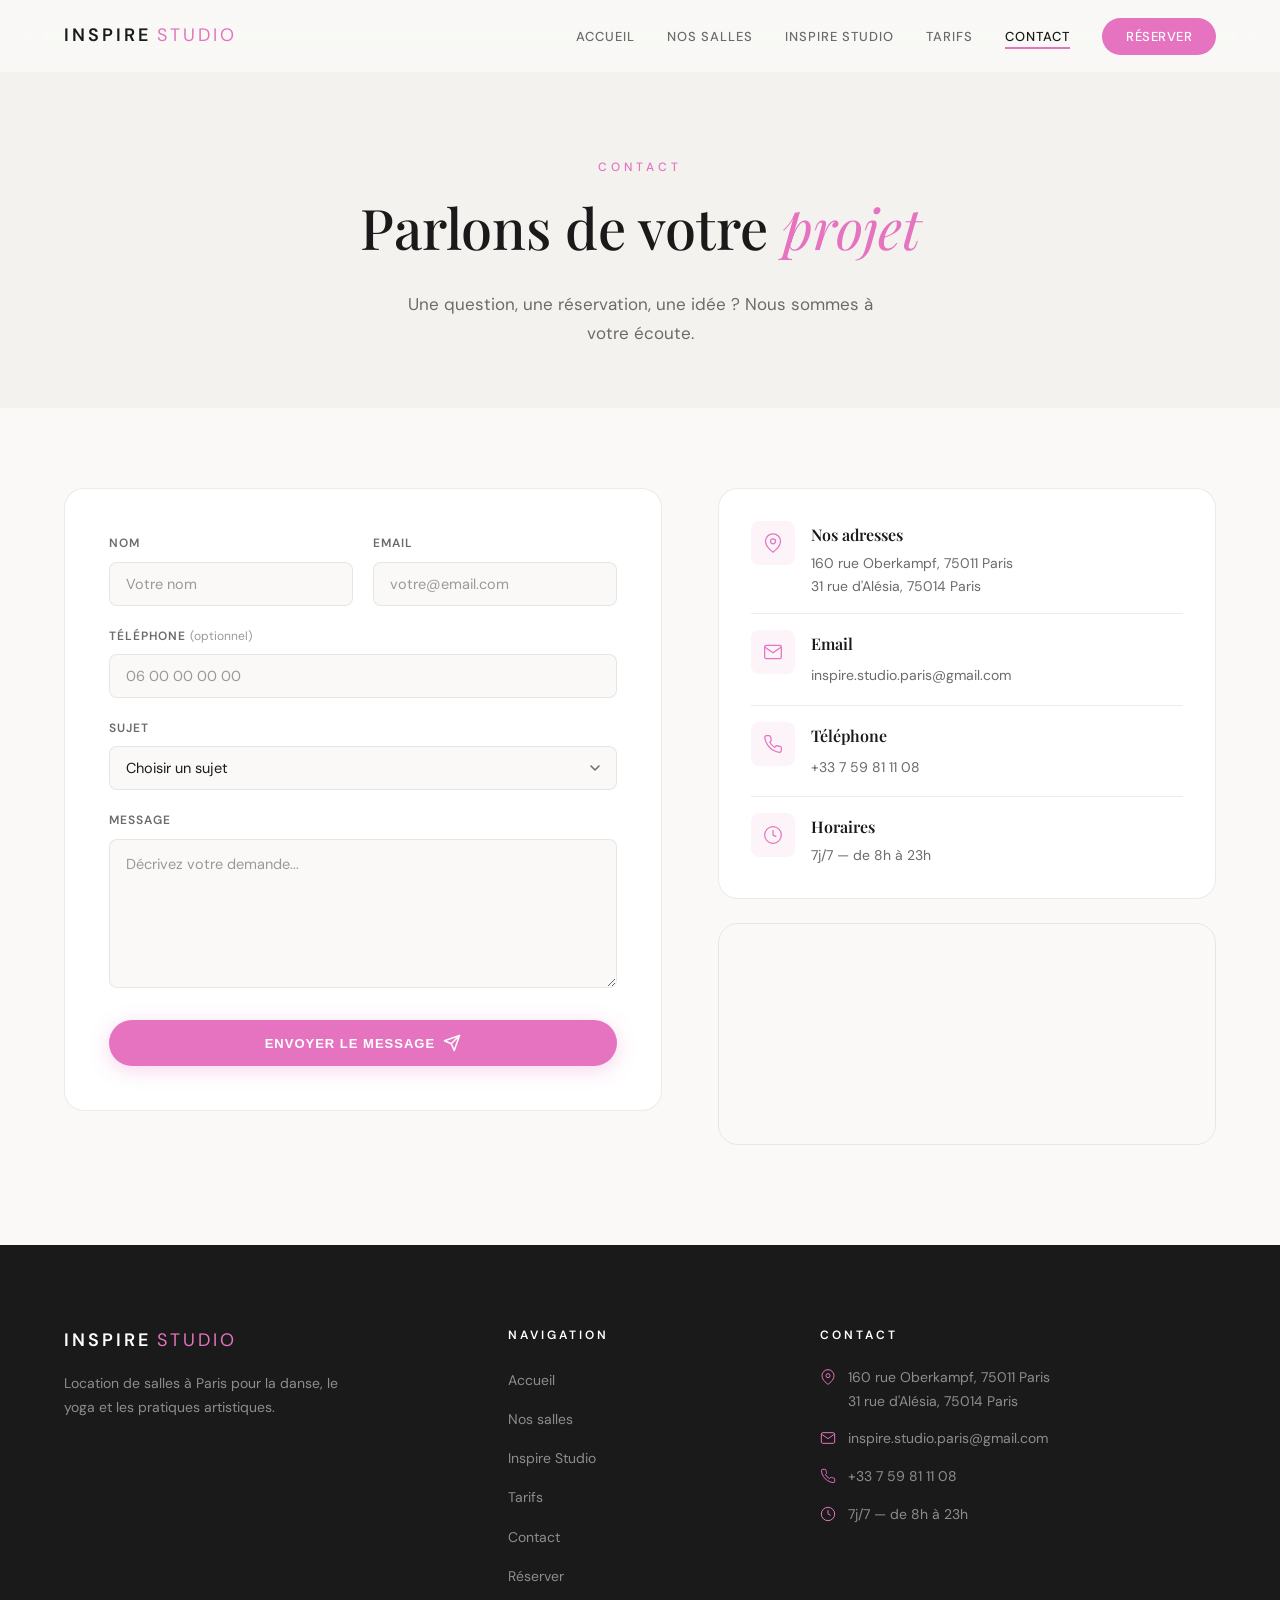
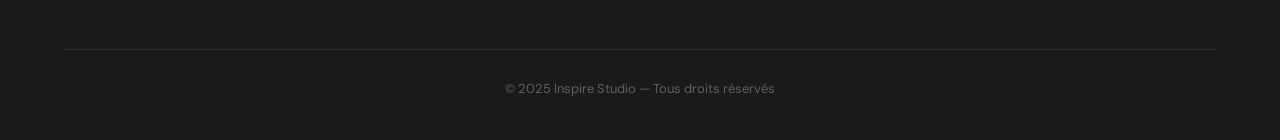
<file: contact.html>
<!DOCTYPE html>
<html lang="fr">

<head>
    <meta charset="UTF-8">
    <meta name="viewport" content="width=device-width, initial-scale=1.0">
    <title>Contact — Inspire Studio | Paris</title>
    <meta name="description"
        content="Contactez Inspire Studio pour toute question sur la location de nos salles à Paris (Oberkampf et Alésia).">
    <link rel="preconnect" href="https://fonts.googleapis.com">
    <link rel="preconnect" href="https://fonts.gstatic.com" crossorigin>
    <link
        href="https://fonts.googleapis.com/css2?family=DM+Sans:ital,opsz,wght@0,9..40,300;0,9..40,400;0,9..40,500;0,9..40,600;1,9..40,300;1,9..40,400&family=Playfair+Display:ital,wght@0,400;0,500;0,600;0,700;1,400;1,500&display=swap"
        rel="stylesheet">
    <link rel="stylesheet" href="styles.css">
</head>

<body>

    <!-- ==================== HEADER ==================== -->
    <header class="site-header" id="site-header">
        <div class="header-inner">
            <a href="index.html" class="logo" aria-label="Inspire Studio — Accueil">
                <span class="logo-text">INSPIRE</span>
                <span class="logo-accent">STUDIO</span>
            </a>
            <nav class="main-nav" id="main-nav" aria-label="Navigation principale">
                <ul class="nav-list">
                    <li><a href="index.html" class="nav-link">Accueil</a></li>
                    <li><a href="salles.html" class="nav-link">Nos salles</a></li>
                    <li><a href="inspire.html" class="nav-link">Inspire Studio</a></li>
                    <li><a href="tarifs.html" class="nav-link">Tarifs</a></li>
                    <li><a href="contact.html" class="nav-link active">Contact</a></li>
                    <li><a href="#" class="nav-link nav-cta">Réserver</a></li>
                </ul>
            </nav>
            <button class="mobile-menu-toggle" id="mobile-menu-toggle" aria-label="Ouvrir le menu"
                aria-expanded="false">
                <span class="hamburger-line"></span>
                <span class="hamburger-line"></span>
                <span class="hamburger-line"></span>
            </button>
        </div>
    </header>

    <main>

        <!-- ==================== HERO ==================== -->
        <section class="contact-hero">
            <div class="container reveal">
                <span class="section-eyebrow">Contact</span>
                <h1 class="contact-hero-title">Parlons de votre <em>projet</em></h1>
                <p class="contact-hero-subtitle">Une question, une réservation, une idée ? Nous sommes à votre écoute.</p>
            </div>
        </section>

        <!-- ==================== CONTACT CONTENT ==================== -->
        <section class="contact-section">
            <div class="container">
                <div class="contact-grid">

                    <!-- FORMULAIRE -->
                    <div class="contact-form-wrapper reveal">
                        <form class="contact-form" id="contact-form">
                            <div class="form-row">
                                <div class="form-group">
                                    <label for="contact-name">Nom</label>
                                    <input type="text" id="contact-name" name="name" placeholder="Votre nom" required>
                                </div>
                                <div class="form-group">
                                    <label for="contact-email">Email</label>
                                    <input type="email" id="contact-email" name="email" placeholder="votre@email.com" required>
                                </div>
                            </div>
                            <div class="form-group">
                                <label for="contact-phone">Téléphone <span class="form-optional">(optionnel)</span></label>
                                <input type="tel" id="contact-phone" name="phone" placeholder="06 00 00 00 00">
                            </div>
                            <div class="form-group">
                                <label for="contact-subject">Sujet</label>
                                <select id="contact-subject" name="subject" required>
                                    <option value="" disabled selected>Choisir un sujet</option>
                                    <option value="reservation">Réservation de salle</option>
                                    <option value="info">Demande d'information</option>
                                    <option value="partenariat">Partenariat / Collaboration</option>
                                    <option value="autre">Autre</option>
                                </select>
                            </div>
                            <div class="form-group">
                                <label for="contact-message">Message</label>
                                <textarea id="contact-message" name="message" rows="5" placeholder="Décrivez votre demande..." required></textarea>
                            </div>
                            <button type="submit" class="btn btn-primary contact-submit-btn">
                                Envoyer le message
                                <svg width="18" height="18" viewBox="0 0 24 24" fill="none" stroke="currentColor" stroke-width="2" stroke-linecap="round" stroke-linejoin="round">
                                    <line x1="22" y1="2" x2="11" y2="13"></line>
                                    <polygon points="22 2 15 22 11 13 2 9 22 2"></polygon>
                                </svg>
                            </button>
                        </form>
                    </div>

                    <!-- INFOS -->
                    <div class="contact-info-wrapper reveal">
                        <div class="contact-info-card">
                            <div class="contact-info-block">
                                <div class="contact-info-icon">
                                    <svg width="20" height="20" viewBox="0 0 24 24" fill="none" stroke="currentColor" stroke-width="1.5">
                                        <path d="M21 10c0 7-9 13-9 13s-9-6-9-13a9 9 0 0118 0z"/>
                                        <circle cx="12" cy="10" r="3"/>
                                    </svg>
                                </div>
                                <div>
                                    <h3>Nos adresses</h3>
                                    <p>160 rue Oberkampf, 75011 Paris</p>
                                    <p>31 rue d'Alésia, 75014 Paris</p>
                                </div>
                            </div>
                            <div class="contact-info-block">
                                <div class="contact-info-icon">
                                    <svg width="20" height="20" viewBox="0 0 24 24" fill="none" stroke="currentColor" stroke-width="1.5">
                                        <path d="M4 4h16c1.1 0 2 .9 2 2v12c0 1.1-.9 2-2 2H4c-1.1 0-2-.9-2-2V6c0-1.1.9-2 2-2z"/>
                                        <polyline points="22,6 12,13 2,6"/>
                                    </svg>
                                </div>
                                <div>
                                    <h3>Email</h3>
                                    <a href="mailto:inspire.studio.paris@gmail.com">inspire.studio.paris@gmail.com</a>
                                </div>
                            </div>
                            <div class="contact-info-block">
                                <div class="contact-info-icon">
                                    <svg width="20" height="20" viewBox="0 0 24 24" fill="none" stroke="currentColor" stroke-width="1.5">
                                        <path d="M22 16.92v3a2 2 0 01-2.18 2 19.79 19.79 0 01-8.63-3.07 19.5 19.5 0 01-6-6 19.79 19.79 0 01-3.07-8.67A2 2 0 014.11 2h3a2 2 0 012 1.72 12.84 12.84 0 00.7 2.81 2 2 0 01-.45 2.11L8.09 9.91a16 16 0 006 6l1.27-1.27a2 2 0 012.11-.45 12.84 12.84 0 002.81.7A2 2 0 0122 16.92z"/>
                                    </svg>
                                </div>
                                <div>
                                    <h3>Téléphone</h3>
                                    <a href="tel:+33759811108">+33 7 59 81 11 08</a>
                                </div>
                            </div>
                            <div class="contact-info-block">
                                <div class="contact-info-icon">
                                    <svg width="20" height="20" viewBox="0 0 24 24" fill="none" stroke="currentColor" stroke-width="1.5">
                                        <circle cx="12" cy="12" r="10"/>
                                        <polyline points="12 6 12 12 16 14"/>
                                    </svg>
                                </div>
                                <div>
                                    <h3>Horaires</h3>
                                    <p>7j/7 — de 8h à 23h</p>
                                </div>
                            </div>
                        </div>

                        <!-- MAP -->
                        <div class="contact-map">
                            <iframe
                                src="https://www.google.com/maps/embed?pb=!1m18!1m12!1m3!1d2624.4!2d2.3797!3d48.8679!2m3!1f0!2f0!3f0!3m2!1i1024!2i768!4f13.1!3m3!1m2!1s0x47e66dff77e4980f%3A0x6a1e6c7e3a0b6e7c!2s160%20Rue%20Oberkampf%2C%2075011%20Paris!5e0!3m2!1sfr!2sfr!4v1"
                                width="100%" height="220" style="border:0; border-radius: var(--radius-lg);" allowfullscreen="" loading="lazy"
                                referrerpolicy="no-referrer-when-downgrade" title="Inspire Studio sur Google Maps">
                            </iframe>
                        </div>
                    </div>

                </div>
            </div>
        </section>

    </main>

    <!-- ==================== FOOTER ==================== -->
    <footer class="site-footer" id="footer">
        <div class="container">
            <div class="footer-grid">
                <div class="footer-brand">
                    <div class="footer-logo">
                        <span class="logo-text">INSPIRE</span>
                        <span class="logo-accent">STUDIO</span>
                    </div>
                    <p class="footer-tagline">Location de salles à Paris pour la danse, le yoga et les pratiques artistiques.</p>
                </div>
                <div class="footer-nav">
                    <h4>Navigation</h4>
                    <ul>
                        <li><a href="index.html">Accueil</a></li>
                        <li><a href="salles.html">Nos salles</a></li>
                        <li><a href="inspire.html">Inspire Studio</a></li>
                        <li><a href="tarifs.html">Tarifs</a></li>
                        <li><a href="contact.html">Contact</a></li>
                        <li><a href="#">Réserver</a></li>
                    </ul>
                </div>
                <div class="footer-contact">
                    <h4>Contact</h4>
                    <ul>
                        <li>
                            <svg width="16" height="16" viewBox="0 0 24 24" fill="none" stroke="currentColor" stroke-width="1.5">
                                <path d="M21 10c0 7-9 13-9 13s-9-6-9-13a9 9 0 0118 0z" />
                                <circle cx="12" cy="10" r="3" />
                            </svg>
                            160 rue Oberkampf, 75011 Paris<br>
                            31 rue d'Alésia, 75014 Paris
                        </li>
                        <li>
                            <svg width="16" height="16" viewBox="0 0 24 24" fill="none" stroke="currentColor" stroke-width="1.5">
                                <path d="M4 4h16c1.1 0 2 .9 2 2v12c0 1.1-.9 2-2 2H4c-1.1 0-2-.9-2-2V6c0-1.1.9-2 2-2z" />
                                <polyline points="22,6 12,13 2,6" />
                            </svg>
                            <a href="mailto:inspire.studio.paris@gmail.com">inspire.studio.paris@gmail.com</a>
                        </li>
                        <li>
                            <svg width="16" height="16" viewBox="0 0 24 24" fill="none" stroke="currentColor" stroke-width="1.5">
                                <path d="M22 16.92v3a2 2 0 01-2.18 2 19.79 19.79 0 01-8.63-3.07 19.5 19.5 0 01-6-6 19.79 19.79 0 01-3.07-8.67A2 2 0 014.11 2h3a2 2 0 012 1.72 12.84 12.84 0 00.7 2.81 2 2 0 01-.45 2.11L8.09 9.91a16 16 0 006 6l1.27-1.27a2 2 0 012.11-.45 12.84 12.84 0 002.81.7A2 2 0 0122 16.92z" />
                            </svg>
                            <a href="tel:+33759811108">+33 7 59 81 11 08</a>
                        </li>
                        <li>
                            <svg width="16" height="16" viewBox="0 0 24 24" fill="none" stroke="currentColor" stroke-width="1.5">
                                <circle cx="12" cy="12" r="10" />
                                <polyline points="12 6 12 12 16 14" />
                            </svg>
                            7j/7 — de 8h à 23h
                        </li>
                    </ul>
                </div>
            </div>
            <div class="footer-bottom">
                <p>&copy; 2025 Inspire Studio — Tous droits réservés</p>
            </div>
        </div>
    </footer>

    <script src="scripts.js"></script>
</body>

</html>
</file>
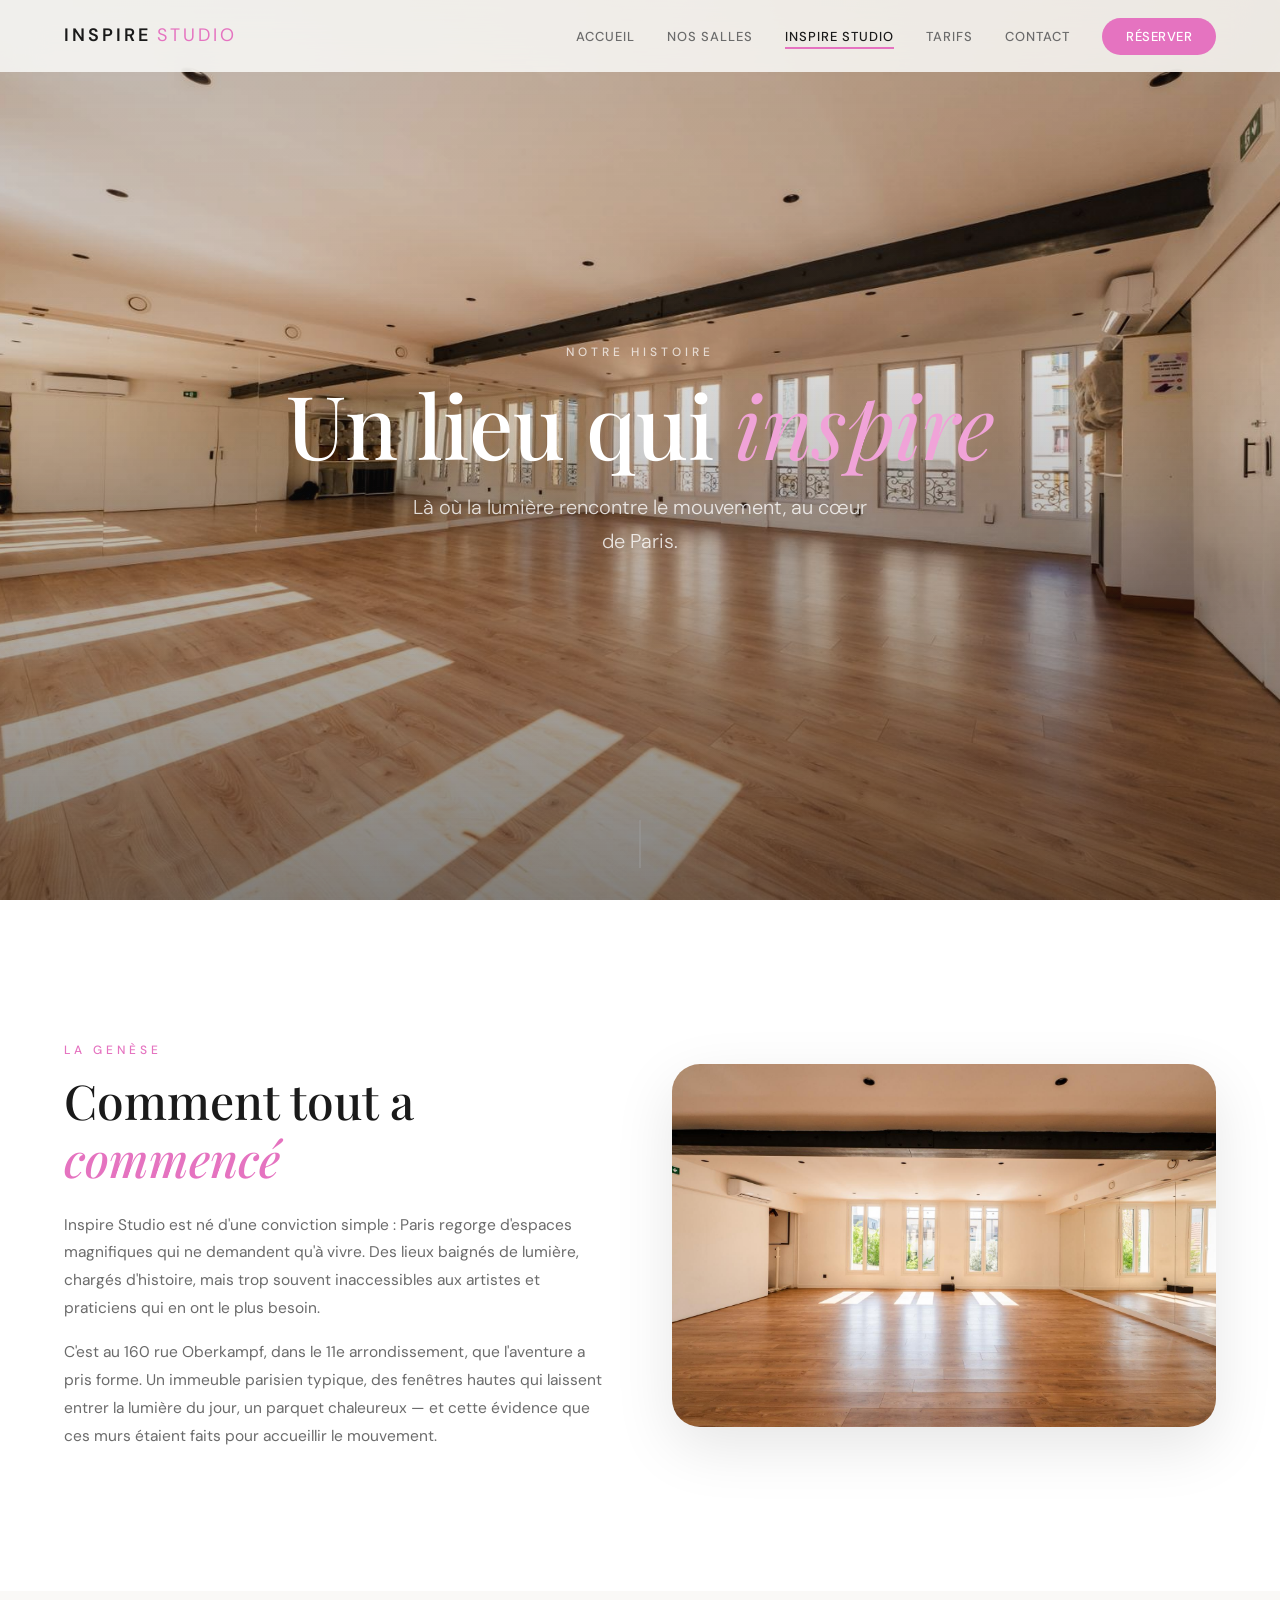
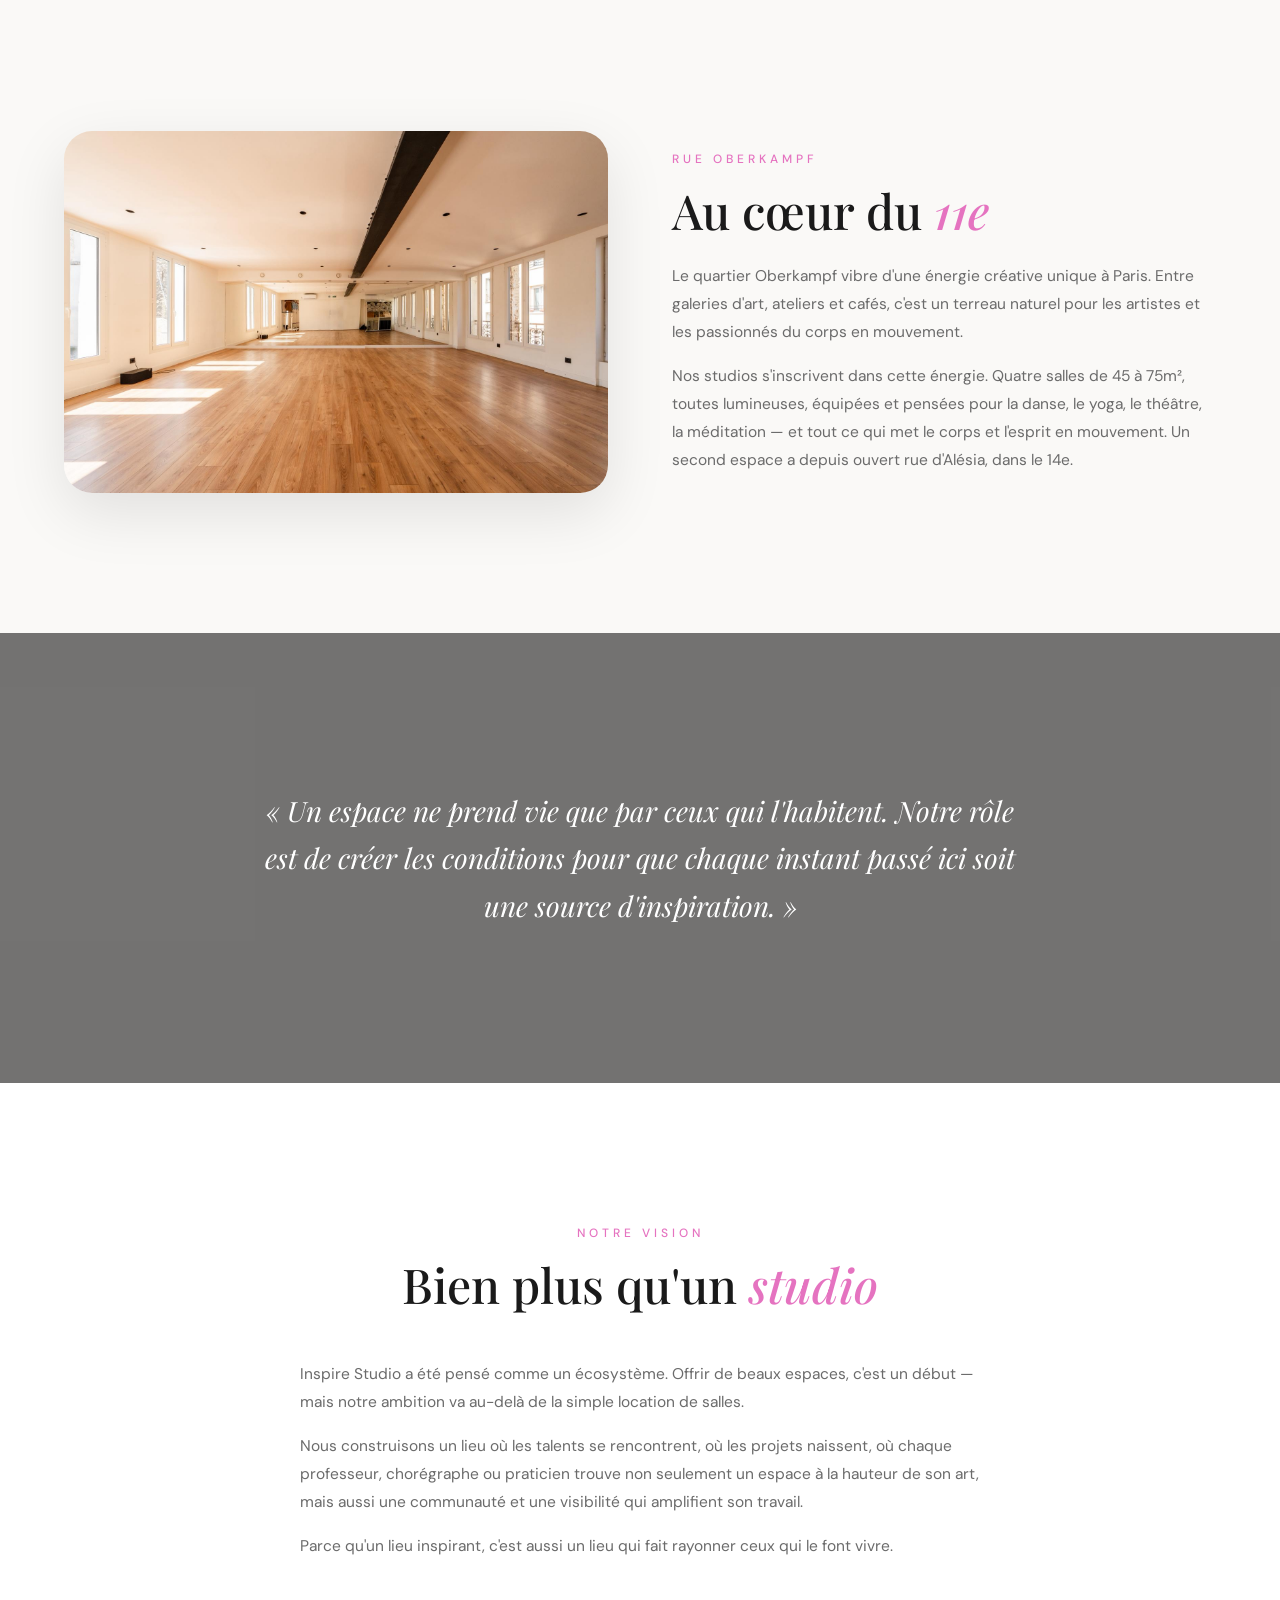
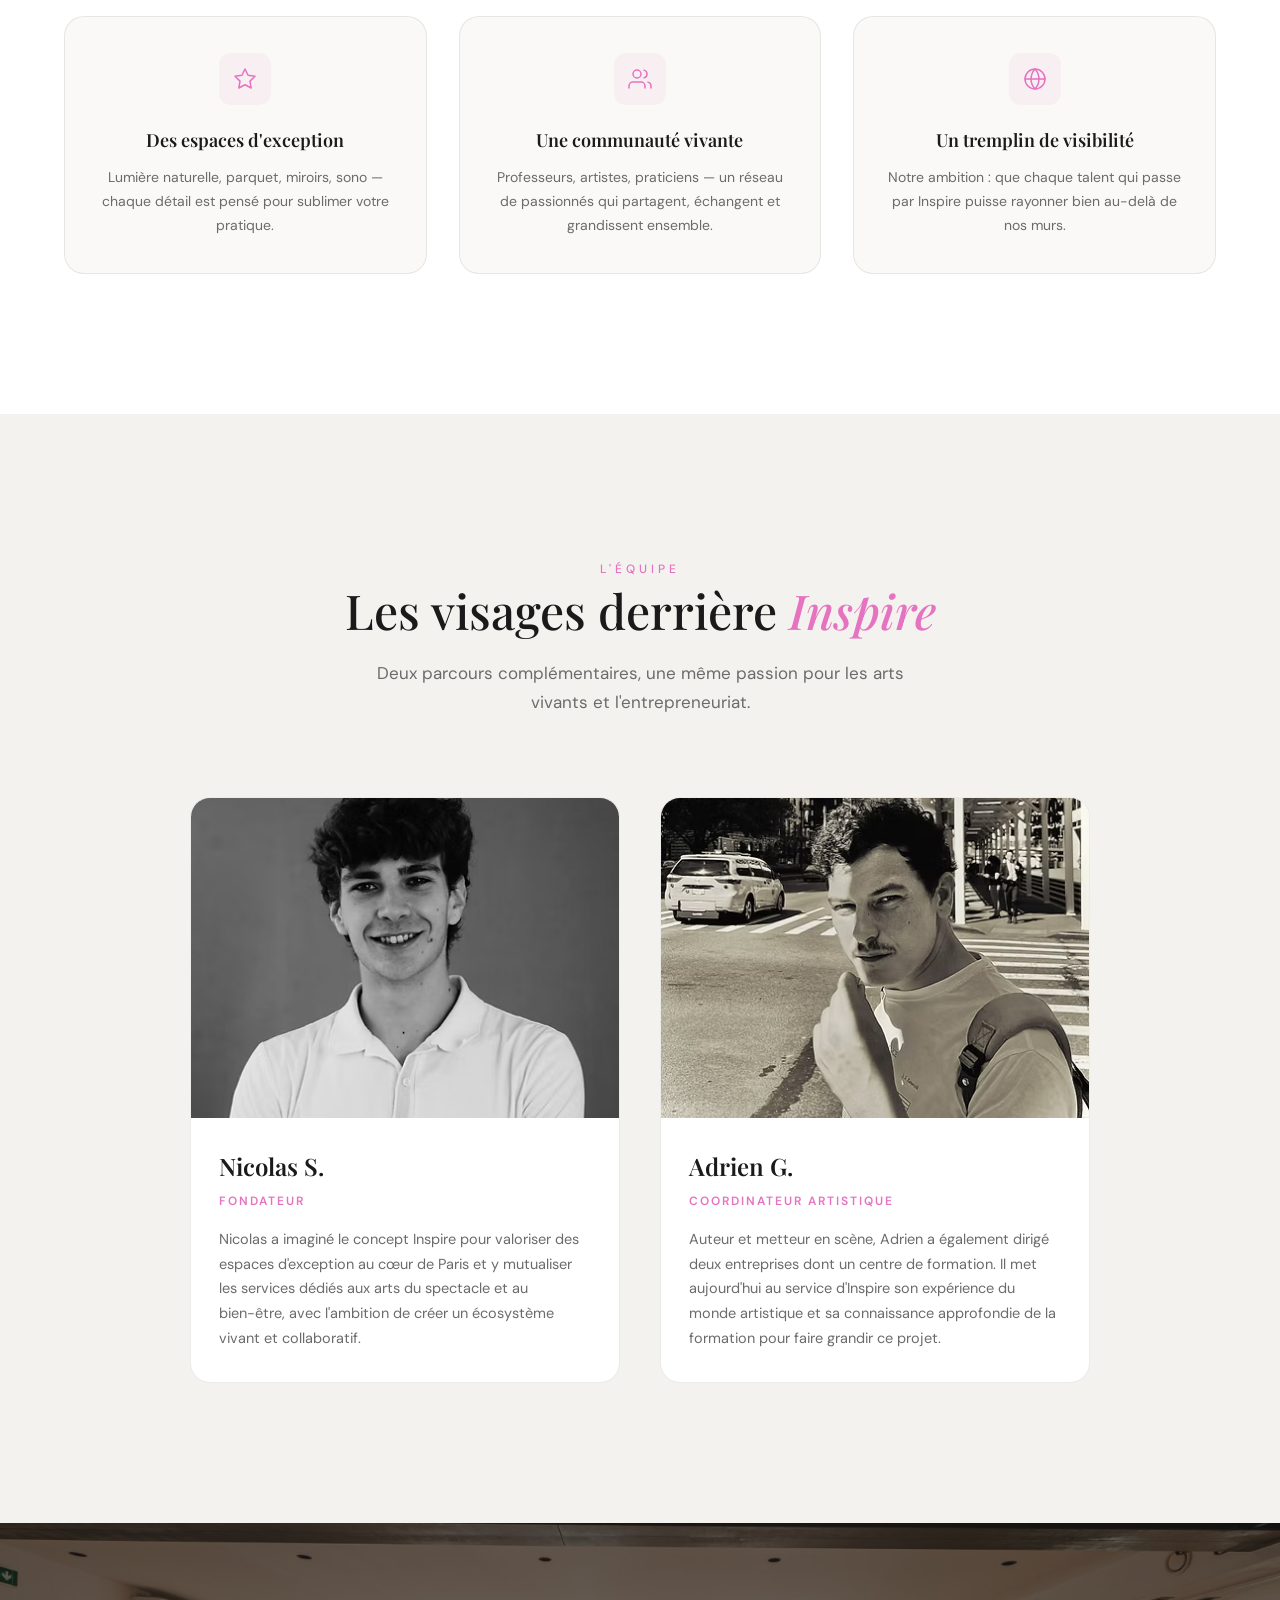
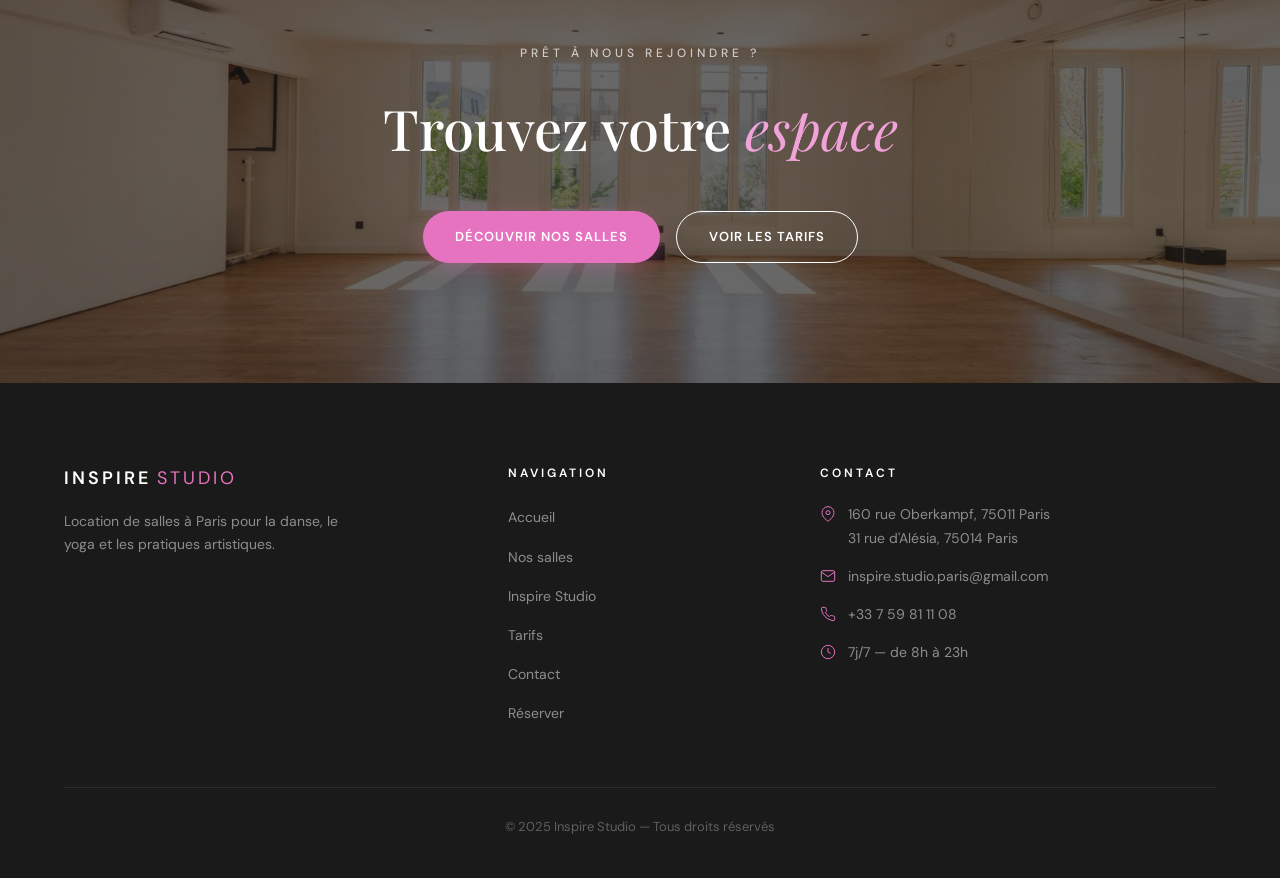
<file: inspire.html>
<!DOCTYPE html>
<html lang="fr">

<head>
    <meta charset="UTF-8">
    <meta name="viewport" content="width=device-width, initial-scale=1.0">
    <title>Notre Histoire — Inspire Studio | Paris</title>
    <meta name="description"
        content="Découvrez l'histoire d'Inspire Studio, un lieu dédié à la danse, au yoga et aux arts du spectacle au cœur de Paris.">
    <link rel="preconnect" href="https://fonts.googleapis.com">
    <link rel="preconnect" href="https://fonts.gstatic.com" crossorigin>
    <link
        href="https://fonts.googleapis.com/css2?family=DM+Sans:ital,opsz,wght@0,9..40,300;0,9..40,400;0,9..40,500;0,9..40,600;1,9..40,300;1,9..40,400&family=Playfair+Display:ital,wght@0,400;0,500;0,600;0,700;1,400;1,500&display=swap"
        rel="stylesheet">
    <link rel="stylesheet" href="styles.css">
</head>

<body>

    <!-- ==================== HEADER ==================== -->
    <header class="site-header" id="site-header">
        <div class="header-inner">
            <a href="index.html" class="logo" aria-label="Inspire Studio — Accueil">
                <span class="logo-text">INSPIRE</span>
                <span class="logo-accent">STUDIO</span>
            </a>
            <nav class="main-nav" id="main-nav" aria-label="Navigation principale">
                <ul class="nav-list">
                    <li><a href="index.html" class="nav-link">Accueil</a></li>
                    <li><a href="salles.html" class="nav-link">Nos salles</a></li>
                    <li><a href="inspire.html" class="nav-link active">Inspire Studio</a></li>
                    <li><a href="tarifs.html" class="nav-link">Tarifs</a></li>
                    <li><a href="contact.html" class="nav-link">Contact</a></li>
                    <li><a href="#" class="nav-link nav-cta">Réserver</a></li>
                </ul>
            </nav>
            <button class="mobile-menu-toggle" id="mobile-menu-toggle" aria-label="Ouvrir le menu"
                aria-expanded="false">
                <span class="hamburger-line"></span>
                <span class="hamburger-line"></span>
                <span class="hamburger-line"></span>
            </button>
        </div>
    </header>

    <main>

        <!-- ==================== HERO ==================== -->
        <section class="about-hero">
            <div class="about-hero-bg" style="background-image: url('photos salles/photo4.jpg');"></div>
            <div class="about-hero-overlay"></div>
            <div class="about-hero-content reveal">
                <span class="about-hero-eyebrow">Notre histoire</span>
                <h1 class="about-hero-title">Un lieu qui <em>inspire</em></h1>
                <p class="about-hero-subtitle">Là où la lumière rencontre le mouvement, au cœur de Paris.</p>
            </div>
            <div class="hero-scroll-indicator">
                <div class="scroll-line"></div>
            </div>
        </section>

        <!-- ==================== NAISSANCE ==================== -->
        <section class="about-section section" style="background: var(--color-white);">
            <div class="container">
                <div class="about-story reveal">
                    <div class="about-story-text">
                        <span class="section-eyebrow">La genèse</span>
                        <h2 class="section-title">Comment tout a <em>commencé</em></h2>
                        <p>Inspire Studio est né d'une conviction simple : Paris regorge d'espaces magnifiques qui ne demandent qu'à vivre. Des lieux baignés de lumière, chargés d'histoire, mais trop souvent inaccessibles aux artistes et praticiens qui en ont le plus besoin.</p>
                        <p>C'est au 160 rue Oberkampf, dans le 11e arrondissement, que l'aventure a pris forme. Un immeuble parisien typique, des fenêtres hautes qui laissent entrer la lumière du jour, un parquet chaleureux — et cette évidence que ces murs étaient faits pour accueillir le mouvement.</p>
                    </div>
                    <div class="about-story-image">
                        <img src="photos salles/photo1.jpg" alt="Salle Inspire Studio baignée de lumière naturelle" loading="lazy">
                    </div>
                </div>
            </div>
        </section>

        <!-- ==================== LE LIEU ==================== -->
        <section class="about-section section" style="background: var(--color-bg);">
            <div class="container">
                <div class="about-story about-story--reverse reveal">
                    <div class="about-story-text">
                        <span class="section-eyebrow">Rue Oberkampf</span>
                        <h2 class="section-title">Au cœur du <em>11e</em></h2>
                        <p>Le quartier Oberkampf vibre d'une énergie créative unique à Paris. Entre galeries d'art, ateliers et cafés, c'est un terreau naturel pour les artistes et les passionnés du corps en mouvement.</p>
                        <p>Nos studios s'inscrivent dans cette énergie. Quatre salles de 45 à 75m², toutes lumineuses, équipées et pensées pour la danse, le yoga, le théâtre, la méditation — et tout ce qui met le corps et l'esprit en mouvement. Un second espace a depuis ouvert rue d'Alésia, dans le 14e.</p>
                    </div>
                    <div class="about-story-image">
                        <img src="photos salles/photo2.jpg" alt="Grand studio Inspire avec balcons parisiens" loading="lazy">
                    </div>
                </div>
            </div>
        </section>

        <!-- ==================== PARALLAX PHOTO ==================== -->
        <section class="about-parallax">
            <div class="about-parallax-bg" style="background-image: url('photos salles/photo3.jpg');"></div>
            <div class="about-parallax-overlay"></div>
            <div class="about-parallax-content reveal">
                <blockquote>
                    « Un espace ne prend vie que par ceux qui l'habitent. Notre rôle est de créer les conditions pour que chaque instant passé ici soit une source d'inspiration. »
                </blockquote>
            </div>
        </section>

        <!-- ==================== VISION ==================== -->
        <section class="about-section section" style="background: var(--color-white);">
            <div class="container">
                <div class="about-vision reveal">
                    <span class="section-eyebrow">Notre vision</span>
                    <h2 class="section-title">Bien plus qu'un <em>studio</em></h2>
                    <div class="about-vision-grid">
                        <div class="about-vision-text">
                            <p>Inspire Studio a été pensé comme un écosystème. Offrir de beaux espaces, c'est un début — mais notre ambition va au-delà de la simple location de salles.</p>
                            <p>Nous construisons un lieu où les talents se rencontrent, où les projets naissent, où chaque professeur, chorégraphe ou praticien trouve non seulement un espace à la hauteur de son art, mais aussi une communauté et une visibilité qui amplifient son travail.</p>
                            <p>Parce qu'un lieu inspirant, c'est aussi un lieu qui fait rayonner ceux qui le font vivre.</p>
                        </div>
                        <div class="about-vision-values">
                            <div class="about-value">
                                <div class="about-value-icon">
                                    <svg width="24" height="24" viewBox="0 0 24 24" fill="none" stroke="currentColor" stroke-width="1.5" stroke-linecap="round" stroke-linejoin="round"><path d="M12 2L15.09 8.26L22 9.27L17 14.14L18.18 21.02L12 17.77L5.82 21.02L7 14.14L2 9.27L8.91 8.26L12 2z"/></svg>
                                </div>
                                <h3>Des espaces d'exception</h3>
                                <p>Lumière naturelle, parquet, miroirs, sono — chaque détail est pensé pour sublimer votre pratique.</p>
                            </div>
                            <div class="about-value">
                                <div class="about-value-icon">
                                    <svg width="24" height="24" viewBox="0 0 24 24" fill="none" stroke="currentColor" stroke-width="1.5" stroke-linecap="round" stroke-linejoin="round"><path d="M17 21v-2a4 4 0 00-4-4H5a4 4 0 00-4 4v2"/><circle cx="9" cy="7" r="4"/><path d="M23 21v-2a4 4 0 00-3-3.87"/><path d="M16 3.13a4 4 0 010 7.75"/></svg>
                                </div>
                                <h3>Une communauté vivante</h3>
                                <p>Professeurs, artistes, praticiens — un réseau de passionnés qui partagent, échangent et grandissent ensemble.</p>
                            </div>
                            <div class="about-value">
                                <div class="about-value-icon">
                                    <svg width="24" height="24" viewBox="0 0 24 24" fill="none" stroke="currentColor" stroke-width="1.5" stroke-linecap="round" stroke-linejoin="round"><circle cx="12" cy="12" r="10"/><line x1="2" y1="12" x2="22" y2="12"/><path d="M12 2a15.3 15.3 0 014 10 15.3 15.3 0 01-4 10 15.3 15.3 0 01-4-10 15.3 15.3 0 014-10z"/></svg>
                                </div>
                                <h3>Un tremplin de visibilité</h3>
                                <p>Notre ambition : que chaque talent qui passe par Inspire puisse rayonner bien au-delà de nos murs.</p>
                            </div>
                        </div>
                    </div>
                </div>
            </div>
        </section>

        <!-- ==================== ÉQUIPE ==================== -->
        <section class="about-section section" style="background: var(--color-bg-alt);">
            <div class="container">
                <div class="section-header reveal">
                    <span class="section-eyebrow">L'équipe</span>
                    <h2 class="section-title">Les visages derrière <em>Inspire</em></h2>
                    <p class="section-subtitle">Deux parcours complémentaires, une même passion pour les arts vivants et l'entrepreneuriat.</p>
                </div>
                <div class="about-team-grid">
                    <div class="about-team-card reveal">
                        <div class="about-team-photo">
                            <img src="team/nico-photo.jpg" alt="Nicolas S., fondateur d'Inspire Studio" loading="lazy">
                        </div>
                        <div class="about-team-info">
                            <h3 class="about-team-name">Nicolas S.</h3>
                            <span class="about-team-role">Fondateur</span>
                            <p>Nicolas a imaginé le concept Inspire pour valoriser des espaces d'exception au cœur de Paris et y mutualiser les services dédiés aux arts du spectacle et au bien-être, avec l'ambition de créer un écosystème vivant et collaboratif.</p>
                        </div>
                    </div>
                    <div class="about-team-card reveal">
                        <div class="about-team-photo">
                            <img src="team/Adrien_photo.jpg" alt="Adrien G., responsable studios Inspire Studio" loading="lazy">
                        </div>
                        <div class="about-team-info">
                            <h3 class="about-team-name">Adrien G.</h3>
                            <span class="about-team-role">Coordinateur artistique</span>
                            <p>Auteur et metteur en scène, Adrien a également dirigé deux entreprises dont un centre de formation. Il met aujourd'hui au service d'Inspire son expérience du monde artistique et sa connaissance approfondie de la formation pour faire grandir ce projet.</p>
                        </div>
                    </div>
                </div>
            </div>
        </section>

        <!-- ==================== CTA FINAL ==================== -->
        <section class="about-cta-section">
            <div class="about-cta-bg" style="background-image: url('photos salles/photo1.jpg');"></div>
            <div class="about-cta-overlay"></div>
            <div class="container about-cta-content reveal">
                <span class="about-hero-eyebrow" style="color: rgba(255,255,255,0.7);">Prêt à nous rejoindre ?</span>
                <h2 class="about-cta-title">Trouvez votre <em>espace</em></h2>
                <div class="about-cta-buttons">
                    <a href="salles.html" class="btn btn-primary">Découvrir nos salles</a>
                    <a href="tarifs.html" class="btn btn-outline" style="color: #fff; border-color: #fff;">Voir les tarifs</a>
                </div>
            </div>
        </section>

    </main>

    <!-- ==================== FOOTER ==================== -->
    <footer class="site-footer" id="footer">
        <div class="container">
            <div class="footer-grid">
                <div class="footer-brand">
                    <div class="footer-logo">
                        <span class="logo-text">INSPIRE</span>
                        <span class="logo-accent">STUDIO</span>
                    </div>
                    <p class="footer-tagline">Location de salles à Paris pour la danse, le yoga et les pratiques artistiques.</p>
                </div>
                <div class="footer-nav">
                    <h4>Navigation</h4>
                    <ul>
                        <li><a href="index.html">Accueil</a></li>
                        <li><a href="salles.html">Nos salles</a></li>
                        <li><a href="inspire.html">Inspire Studio</a></li>
                        <li><a href="tarifs.html">Tarifs</a></li>
                        <li><a href="#footer">Contact</a></li>
                        <li><a href="#">Réserver</a></li>
                    </ul>
                </div>
                <div class="footer-contact">
                    <h4>Contact</h4>
                    <ul>
                        <li>
                            <svg width="16" height="16" viewBox="0 0 24 24" fill="none" stroke="currentColor" stroke-width="1.5">
                                <path d="M21 10c0 7-9 13-9 13s-9-6-9-13a9 9 0 0118 0z" />
                                <circle cx="12" cy="10" r="3" />
                            </svg>
                            160 rue Oberkampf, 75011 Paris<br>
                            31 rue d'Alésia, 75014 Paris
                        </li>
                        <li>
                            <svg width="16" height="16" viewBox="0 0 24 24" fill="none" stroke="currentColor" stroke-width="1.5">
                                <path d="M4 4h16c1.1 0 2 .9 2 2v12c0 1.1-.9 2-2 2H4c-1.1 0-2-.9-2-2V6c0-1.1.9-2 2-2z" />
                                <polyline points="22,6 12,13 2,6" />
                            </svg>
                            <a href="mailto:inspire.studio.paris@gmail.com">inspire.studio.paris@gmail.com</a>
                        </li>
                        <li>
                            <svg width="16" height="16" viewBox="0 0 24 24" fill="none" stroke="currentColor" stroke-width="1.5">
                                <path d="M22 16.92v3a2 2 0 01-2.18 2 19.79 19.79 0 01-8.63-3.07 19.5 19.5 0 01-6-6 19.79 19.79 0 01-3.07-8.67A2 2 0 014.11 2h3a2 2 0 012 1.72 12.84 12.84 0 00.7 2.81 2 2 0 01-.45 2.11L8.09 9.91a16 16 0 006 6l1.27-1.27a2 2 0 012.11-.45 12.84 12.84 0 002.81.7A2 2 0 0122 16.92z" />
                            </svg>
                            <a href="tel:+33759811108">+33 7 59 81 11 08</a>
                        </li>
                        <li>
                            <svg width="16" height="16" viewBox="0 0 24 24" fill="none" stroke="currentColor" stroke-width="1.5">
                                <circle cx="12" cy="12" r="10" />
                                <polyline points="12 6 12 12 16 14" />
                            </svg>
                            7j/7 — de 8h à 23h
                        </li>
                    </ul>
                </div>
            </div>
            <div class="footer-bottom">
                <p>&copy; 2025 Inspire Studio — Tous droits réservés</p>
            </div>
        </div>
    </footer>

    <script src="scripts.js"></script>
</body>

</html>
</file>
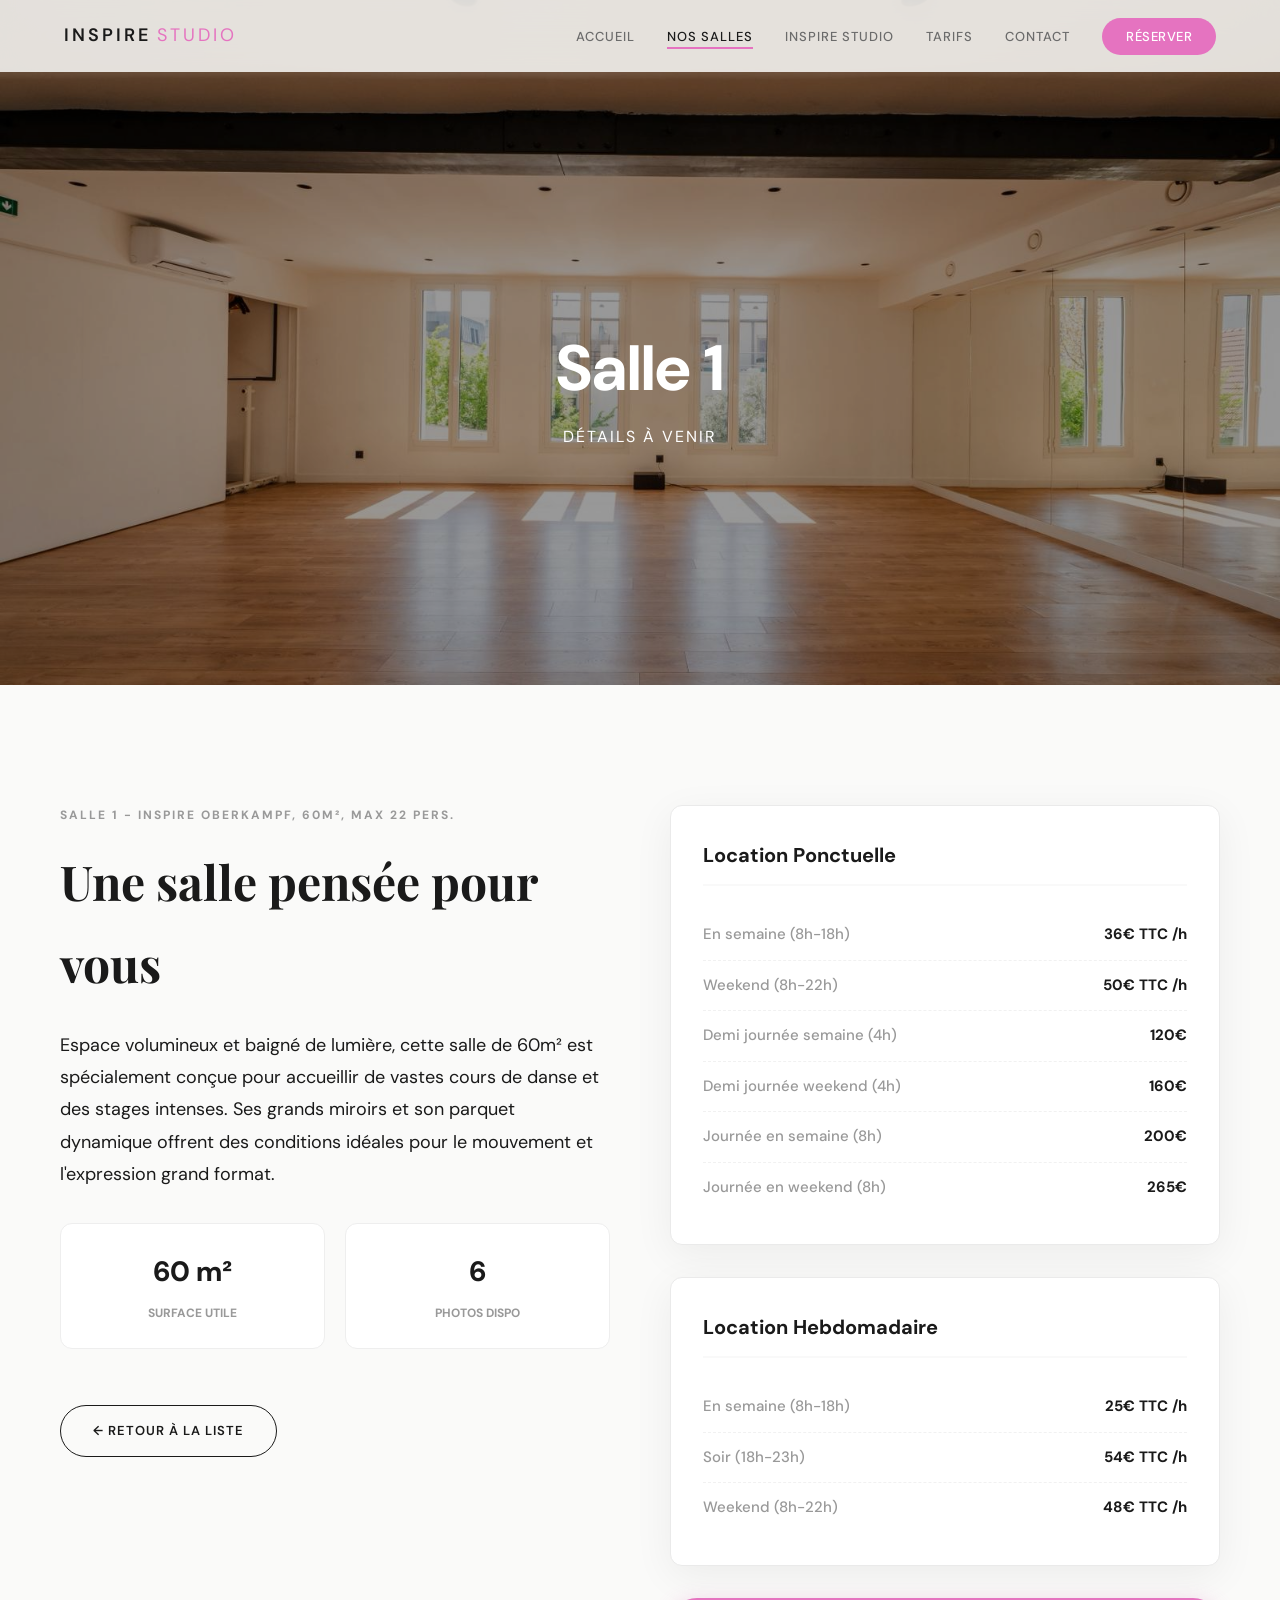
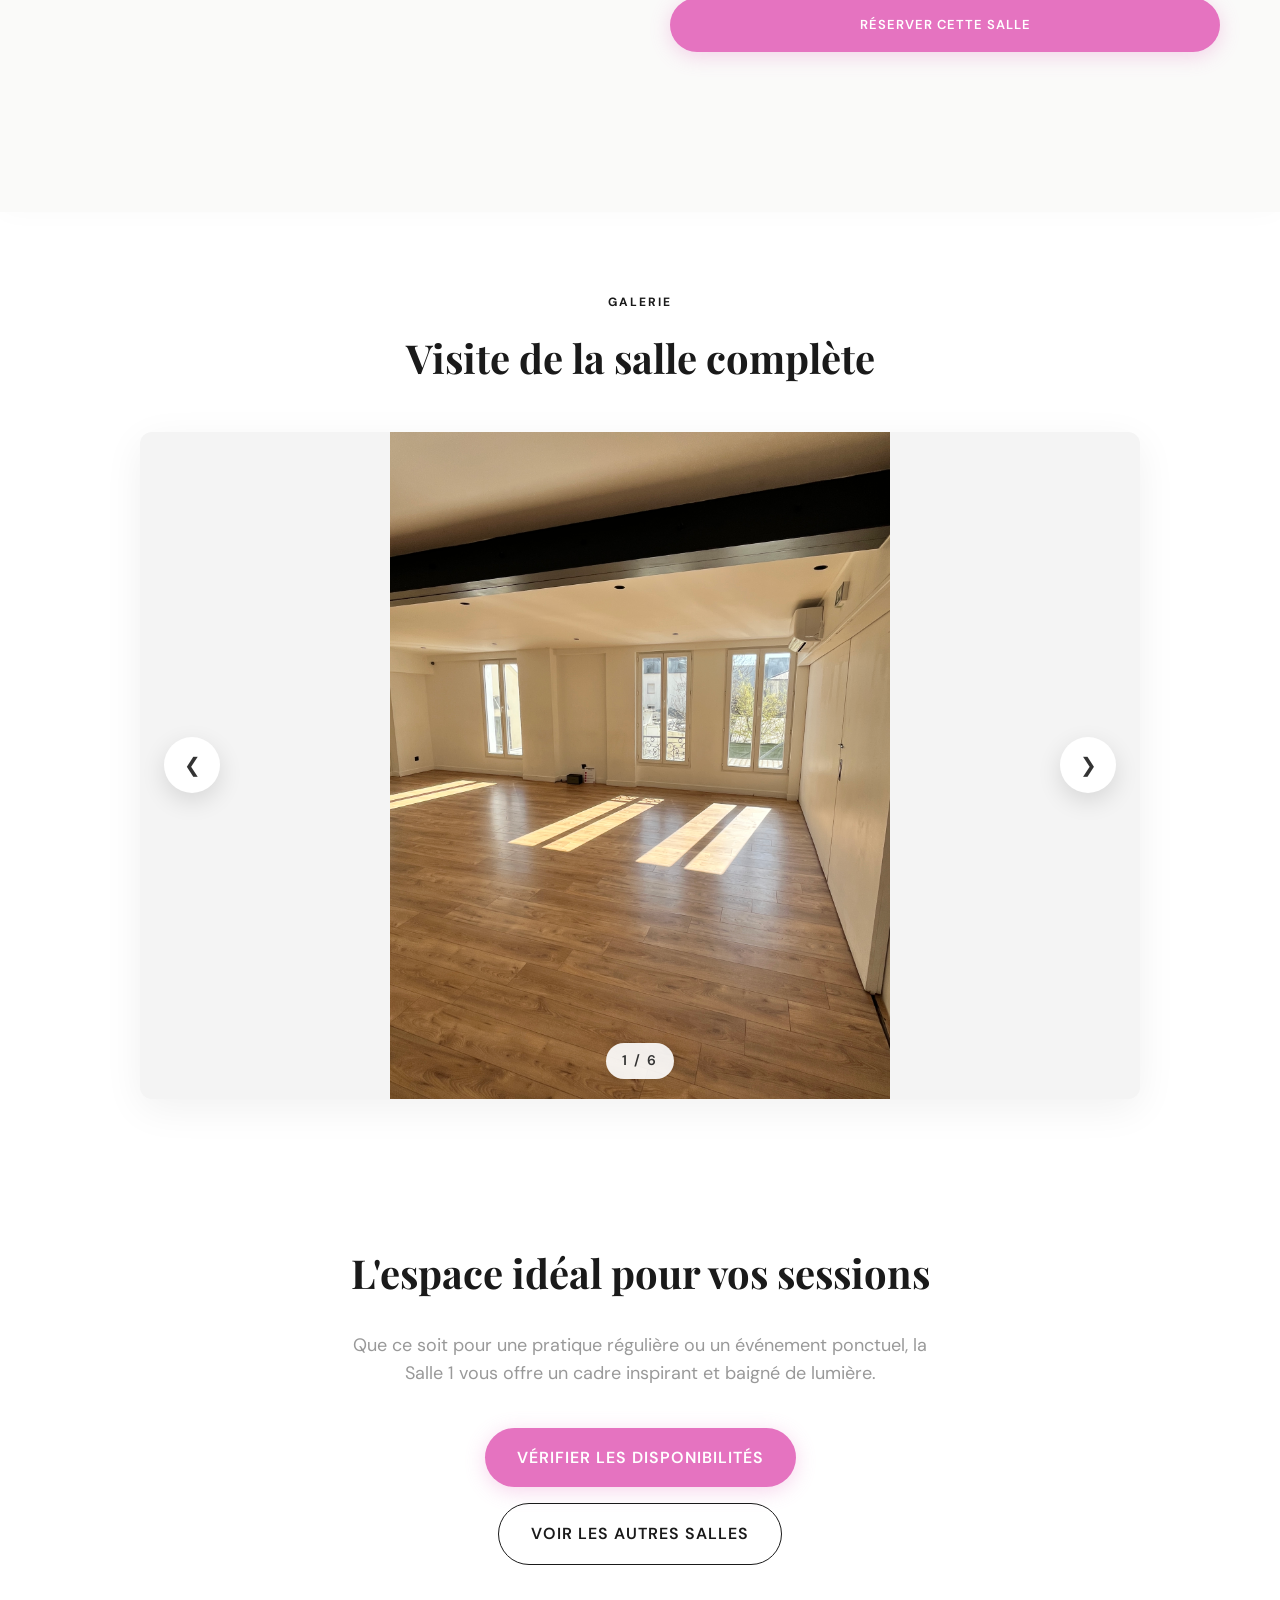
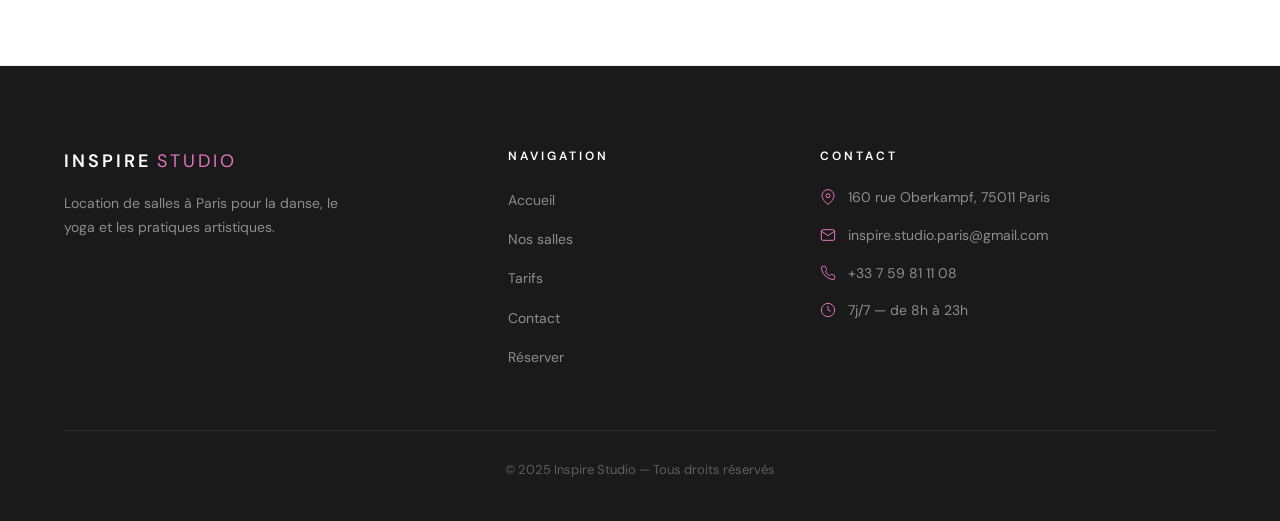
<file: salle1.html>
<!DOCTYPE html>
<html lang="fr">

<head>
    <meta charset="UTF-8">
    <meta name="viewport" content="width=device-width, initial-scale=1.0">
    <title>Inspire Studio — Location de Salles à Paris | Danse, Yoga, Bien-être</title>
    <meta name="description"
        content="Inspire Studio : location de salles à Paris pour la danse, le yoga, le bien-être et les pratiques artistiques. Espaces lumineux et inspirants au cœur d'Oberkampf.">
    <meta name="keywords"
        content="location salle Paris, studio danse Paris, salle yoga Paris, Oberkampf, bien-être, pratiques artistiques">
    <link rel="preconnect" href="https://fonts.googleapis.com">
    <link rel="preconnect" href="https://fonts.gstatic.com" crossorigin>
    <link
        href="https://fonts.googleapis.com/css2?family=DM+Sans:ital,opsz,wght@0,9..40,300;0,9..40,400;0,9..40,500;0,9..40,600;1,9..40,300;1,9..40,400&family=Playfair+Display:ital,wght@0,400;0,500;0,600;0,700;1,400;1,500&display=swap"
        rel="stylesheet">
    <link rel="stylesheet" href="styles.css">

<style>
.salle-gallery-section { padding: 60px 20px 100px 20px; background: #fff; border-top: 1px solid #f1f1f1; }
.gallery-header {text-align: center; margin-bottom: 40px;}
.gallery-header h3 { font-size: 2.2rem; font-family: var(--font-heading); color: var(--color-text); margin-bottom: 12px; }
.gallery-header p { color: var(--color-text-light); }
.gallery-grid {
    display: grid;
    grid-template-columns: repeat(auto-fit, minmax(280px, 1fr));
    grid-auto-rows: 250px;
    gap: 16px;
    max-width: 1200px;
    margin: 0 auto;
}
@media (max-width: 768px) { .gallery-grid { grid-auto-rows: 200px; } }
.gallery-item {
    border-radius: 12px;
    overflow: hidden;
    position: relative;
    cursor: pointer;
}
.gallery-item img {
    width: 100%;
    height: 100%;
    object-fit: cover;
    transition: transform 0.5s ease;
}
.gallery-item:hover img { transform: scale(1.05); }
.item-large { grid-column: span 2; grid-row: span 2; }
.item-wide { grid-column: span 2; }
@media (max-width: 600px) {
    .item-large, .item-wide { grid-column: span 1; grid-row: span 1; }
}
</style>
</head>

<body>

    <!-- ==================== HEADER ==================== -->
    <header class="site-header" id="site-header">
        <div class="header-inner">
            <a href="index.html" class="logo" aria-label="Inspire Studio — Accueil">
                <span class="logo-text">INSPIRE</span>
                <span class="logo-accent">STUDIO</span>
            </a>
            <nav class="main-nav" id="main-nav" aria-label="Navigation principale">
                <ul class="nav-list">
                    <li><a href="index.html" class="nav-link">Accueil</a></li>
                    <li><a href="salles.html" class="nav-link active">Nos salles</a></li>
                    <li><a href="inspire.html" class="nav-link">Inspire Studio</a></li>
                    <li><a href="tarifs.html" class="nav-link">Tarifs</a></li>
                    <li><a href="#" class="nav-link">Contact</a></li>
                    <li><a href="#" class="nav-link nav-cta">Réserver</a></li>
                </ul>
            </nav>
            <button class="mobile-menu-toggle" id="mobile-menu-toggle" aria-label="Ouvrir le menu"
                aria-expanded="false">
                <span class="hamburger-line"></span>
                <span class="hamburger-line"></span>
                <span class="hamburger-line"></span>
            </button>
        </div>
    </header>
    <main>
        <section class="hero hero-salles reveal" style="height: 85vh !important; min-height: 600px !important; display:flex; align-items:center; justify-content:center;">
             <div class="hero-salles-bg" style="background-image: url('photos%20salles/photo1.jpg'); filter:brightness(0.6);"></div>
             <div class="hero-salles-content" style="text-align:center;">
                 <h1 style="color:#fff; font-size:4rem;">Salle 1</h1>
                 <p style="color:#fff; letter-spacing:2px; text-transform:uppercase;">Détails à venir</p>
             </div>
        
    </section>
    
    

        
    
    <section class="section" style="background: #fafaf9; padding: 60px 0 100px 0; position:relative; z-index:10; margin-top: -80px; border-radius: 0; box-shadow: 0 -4px 30px rgba(0,0,0,0.03);">
        
<style>
.salle-split-layout { display: grid; grid-template-columns: 1fr 1fr; gap: 60px; align-items: start; max-width: 1200px; margin: 60px auto; padding: 0 20px; text-align: left; }
@media (max-width: 900px) { .salle-split-layout { grid-template-columns: 1fr; gap: 40px; } }
.salle-pitch { font-size: 18px; line-height: 1.8; color: var(--color-text); margin-bottom: 32px; }
.salle-highlights { display: grid; grid-template-columns: 1fr 1fr; gap: 20px; margin-bottom: 40px; }
.highlight-box { background: #fff; padding: 24px; border-radius: 12px; border: 1px solid #eee; text-align: center; }
.highlight-val { font-size: 28px; font-weight: 800; color: var(--color-primary); margin-bottom: 8px; }
.highlight-lbl { font-size: 12px; text-transform: uppercase; font-weight: 700; color: var(--color-text-light); }
.salle-pricing-pane { display: flex; flex-direction: column; gap: 32px; }
.pricing-card { background: #fff; border: 1px solid #eaeaea; border-radius: 12px; padding: 32px; box-shadow: 0 10px 40px rgba(0,0,0,0.06); }
.pricing-card h3 { font-family: inherit; font-size: 20px; margin-bottom: 24px; color: var(--color-primary); border-bottom: 2px solid #f9f9f9; padding-bottom: 12px; }
.pricing-line { display: flex; justify-content: space-between; padding: 12px 0; border-bottom: 1px dashed #f1f1f1; font-size: 15px; }
.pricing-line:last-child { border-bottom: none; }
.pricing-line .time { font-weight: 500; color: var(--color-text-light); }
.pricing-line .price { font-weight: 700; color: var(--color-text); }
</style>

        <div class="salle-split-layout">
            <div class="salle-info-pane">
                <p style="color:var(--color-text-light); text-transform:uppercase; letter-spacing:2px; font-size:12px; font-weight:700; margin-bottom:16px;">Salle 1 - Inspire Oberkampf, 60m², Max 22 Pers.</p>
                <h2 style="font-size: 3rem; margin-bottom: 24px; font-family:var(--font-heading);">Une salle pensée pour vous</h2>
                <p class="salle-pitch">Espace volumineux et baigné de lumière, cette salle de 60m² est spécialement conçue pour accueillir de vastes cours de danse et des stages intenses. Ses grands miroirs et son parquet dynamique offrent des conditions idéales pour le mouvement et l'expression grand format.</p>
                <div class="salle-highlights">
                    <div class="highlight-box"><div class="highlight-val">60 m²</div><div class="highlight-lbl">Surface utile</div></div>
                    <div class="highlight-box"><div class="highlight-val">6</div><div class="highlight-lbl">Photos dispo</div></div>
                </div>
                <a href="salles.html" class="btn btn-outline" style="margin-top: 16px;">← Retour à la liste</a>
            </div>
            <div class="salle-pricing-pane">
                <div class="pricing-card"><h3>Location Ponctuelle</h3><div class="pricing-line"><span class="time">En semaine (8h-18h)</span><span class="price">36€ TTC /h</span></div><div class="pricing-line"><span class="time">Weekend (8h-22h)</span><span class="price">50€ TTC /h</span></div><div class="pricing-line"><span class="time">Demi journée semaine (4h)</span><span class="price">120€</span></div><div class="pricing-line"><span class="time">Demi journée weekend (4h)</span><span class="price">160€</span></div><div class="pricing-line"><span class="time">Journée en semaine (8h)</span><span class="price">200€</span></div><div class="pricing-line"><span class="time">Journée en weekend (8h)</span><span class="price">265€</span></div></div><div class="pricing-card"><h3>Location Hebdomadaire</h3><div class="pricing-line"><span class="time">En semaine (8h-18h)</span><span class="price">25€ TTC /h</span></div><div class="pricing-line"><span class="time">Soir (18h-23h)</span><span class="price">54€ TTC /h</span></div><div class="pricing-line"><span class="time">Weekend (8h-22h)</span><span class="price">48€ TTC /h</span></div></div>
                <a href="index.html#contact" class="btn btn-primary" style="justify-content:center; padding:16px;">Réserver cette salle</a>
            </div>
        </div>
    </section>



<section class="main-slider-section" style="padding: 80px 20px 40px 20px; background:#fff;">
    <div style="max-width:1000px; margin:0 auto;">
        <span style="display:block; text-align:center; color:var(--color-primary); font-size:12px; font-weight:700; letter-spacing:2px; text-transform:uppercase; margin-bottom:12px;">Galerie</span>
        <h3 style="font-size: 2.5rem; font-family:var(--font-heading); color:var(--color-text); margin-bottom: 40px; text-align:center;">Visite de la salle complète</h3>
        
        <div class="main-slider" style="position:relative; width:100%; aspect-ratio:3/2; overflow:hidden; background:#f4f4f4; margin: 0 auto; border-radius: 12px; box-shadow: 0 10px 40px rgba(0,0,0,0.06);">
           <img id="main-slider-img" src="salle1/salle-vide-vue-large-fenetres-et-poutre.jpeg" style="width:100%; height:100%; object-fit:contain; display:block; transition: opacity 0.4s ease;">
           
           <button onclick="prevMain()" style="position:absolute; left:24px; top:50%; transform:translateY(-50%); background:#fff; border:none; width:56px; height:56px; border-radius:50%; box-shadow:0 8px 24px rgba(0,0,0,0.12); cursor:pointer; color:#333; font-size:20px; z-index:10; display:flex; align-items:center; justify-content:center; transition:transform 0.2s;" onmouseover="this.style.transform='translateY(-50%) scale(1.05)'" onmouseout="this.style.transform='translateY(-50%) scale(1)'">❮</button>
           <button onclick="nextMain()" style="position:absolute; right:24px; top:50%; transform:translateY(-50%); background:#fff; border:none; width:56px; height:56px; border-radius:50%; box-shadow:0 8px 24px rgba(0,0,0,0.12); cursor:pointer; color:#333; font-size:20px; z-index:10; display:flex; align-items:center; justify-content:center; transition:transform 0.2s;" onmouseover="this.style.transform='translateY(-50%) scale(1.05)'" onmouseout="this.style.transform='translateY(-50%) scale(1)'">❯</button>
           
           <div style="position:absolute; bottom:20px; left:50%; transform:translateX(-50%); color:#333; font-weight:600; font-size:14px; letter-spacing:2px; text-transform:uppercase; background:rgba(255,255,255,0.9); padding:6px 16px; border-radius:30px; box-shadow:0 2px 10px rgba(0,0,0,0.1);">
               <span id="main-slider-counter">1 / 6</span>
           </div>
        </div>
    </div>
</section>


<section class="final-cta" style="background:#fff; padding: 100px 20px; text-align:center; border-bottom: 1px solid #eee;">
    <div style="max-width: 600px; margin:0 auto;">
        <h2 style="font-family:var(--font-heading); font-size:2.5rem; margin-bottom:24px; color:var(--color-text);">L'espace idéal pour vos sessions</h2>
        <p style="color:var(--color-text-light); margin-bottom:40px; font-size:18px; line-height:1.6;">Que ce soit pour une pratique régulière ou un événement ponctuel, la Salle 1 vous offre un cadre inspirant et baigné de lumière.</p>
        <div style="display:flex; justify-content:center; gap:16px; flex-wrap:wrap;">
            <a href="index.html#contact" class="btn btn-primary" style="padding:16px 32px; font-size:16px;">Vérifier les disponibilités</a>
            <a href="salles.html" class="btn btn-outline" style="padding:16px 32px; font-size:16px;">Voir les autres salles</a>
        </div>
    </div>
</section>



</section>
    
    
    </main>
<footer class="site-footer" id="footer">
        <div class="container">
            <div class="footer-grid">
                <div class="footer-brand">
                    <div class="footer-logo">
                        <span class="logo-text">INSPIRE</span>
                        <span class="logo-accent">STUDIO</span>
                    </div>
                    <p class="footer-tagline">Location de salles à Paris pour la danse, le yoga et les pratiques
                        artistiques.</p>
                </div>
                <div class="footer-nav">
                    <h4>Navigation</h4>
                    <ul>
                        <li><a href="#">Accueil</a></li>
                        <li><a href="#">Nos salles</a></li>
                        <li><a href="tarifs.html">Tarifs</a></li>
                        <li><a href="#">Contact</a></li>
                        <li><a href="#">Réserver</a></li>
                    </ul>
                </div>
                <div class="footer-contact">
                    <h4>Contact</h4>
                    <ul>
                        <li>
                            <svg width="16" height="16" viewBox="0 0 24 24" fill="none" stroke="currentColor"
                                stroke-width="1.5">
                                <path d="M21 10c0 7-9 13-9 13s-9-6-9-13a9 9 0 0118 0z" />
                                <circle cx="12" cy="10" r="3" />
                            </svg>
                            160 rue Oberkampf, 75011 Paris
                        </li>
                        <li>
                            <svg width="16" height="16" viewBox="0 0 24 24" fill="none" stroke="currentColor"
                                stroke-width="1.5">
                                <path d="M4 4h16c1.1 0 2 .9 2 2v12c0 1.1-.9 2-2 2H4c-1.1 0-2-.9-2-2V6c0-1.1.9-2 2-2z" />
                                <polyline points="22,6 12,13 2,6" />
                            </svg>
                            <a href="mailto:inspire.studio.paris@gmail.com">inspire.studio.paris@gmail.com</a>
                        </li>
                        <li>
                            <svg width="16" height="16" viewBox="0 0 24 24" fill="none" stroke="currentColor"
                                stroke-width="1.5">
                                <path
                                    d="M22 16.92v3a2 2 0 01-2.18 2 19.79 19.79 0 01-8.63-3.07 19.5 19.5 0 01-6-6 19.79 19.79 0 01-3.07-8.67A2 2 0 014.11 2h3a2 2 0 012 1.72 12.84 12.84 0 00.7 2.81 2 2 0 01-.45 2.11L8.09 9.91a16 16 0 006 6l1.27-1.27a2 2 0 012.11-.45 12.84 12.84 0 002.81.7A2 2 0 0122 16.92z" />
                            </svg>
                            <a href="tel:+33759811108">+33 7 59 81 11 08</a>
                        </li>
                        <li>
                            <svg width="16" height="16" viewBox="0 0 24 24" fill="none" stroke="currentColor"
                                stroke-width="1.5">
                                <circle cx="12" cy="12" r="10" />
                                <polyline points="12 6 12 12 16 14" />
                            </svg>
                            7j/7 — de 8h à 23h
                        </li>
                    </ul>
                </div>
            </div>
            <div class="footer-bottom">
                <p>&copy; 2025 Inspire Studio — Tous droits réservés</p>
            </div>
        </div>
    </footer>

    <script src="scripts.js"></script>

<script>
const photos = [
  "salle1/salle-vide-vue-large-fenetres-et-poutre.jpeg",
  "salle1/salle-vide-vue-large-angle-porte-fond.jpeg",
  "salle1/grande-salle-vide-vue-ensemble-lumineuse.jpeg",
  "salle1/salle-vide-vue-angle-climatisation-droite.jpeg",
  "salle1/salle-vide-vue-mur-fenetres-hautes.jpeg",
  "salle1/rangement-materiel-salle-vue-face.jpeg"
];
let mainIdx = 0;
function updateMain() {
  const img = document.getElementById('main-slider-img');
  img.style.opacity = '0.5';
  setTimeout(() => {
    img.src = photos[mainIdx];
    img.style.opacity = '1';
  }, 150);
  document.getElementById('main-slider-counter').textContent = (mainIdx+1) + " / " + photos.length;
}
function prevMain() { mainIdx = (mainIdx - 1 + photos.length) % photos.length; updateMain(); }
function nextMain() { mainIdx = (mainIdx + 1) % photos.length; updateMain(); }
</script>
</body>


</html>
</file>
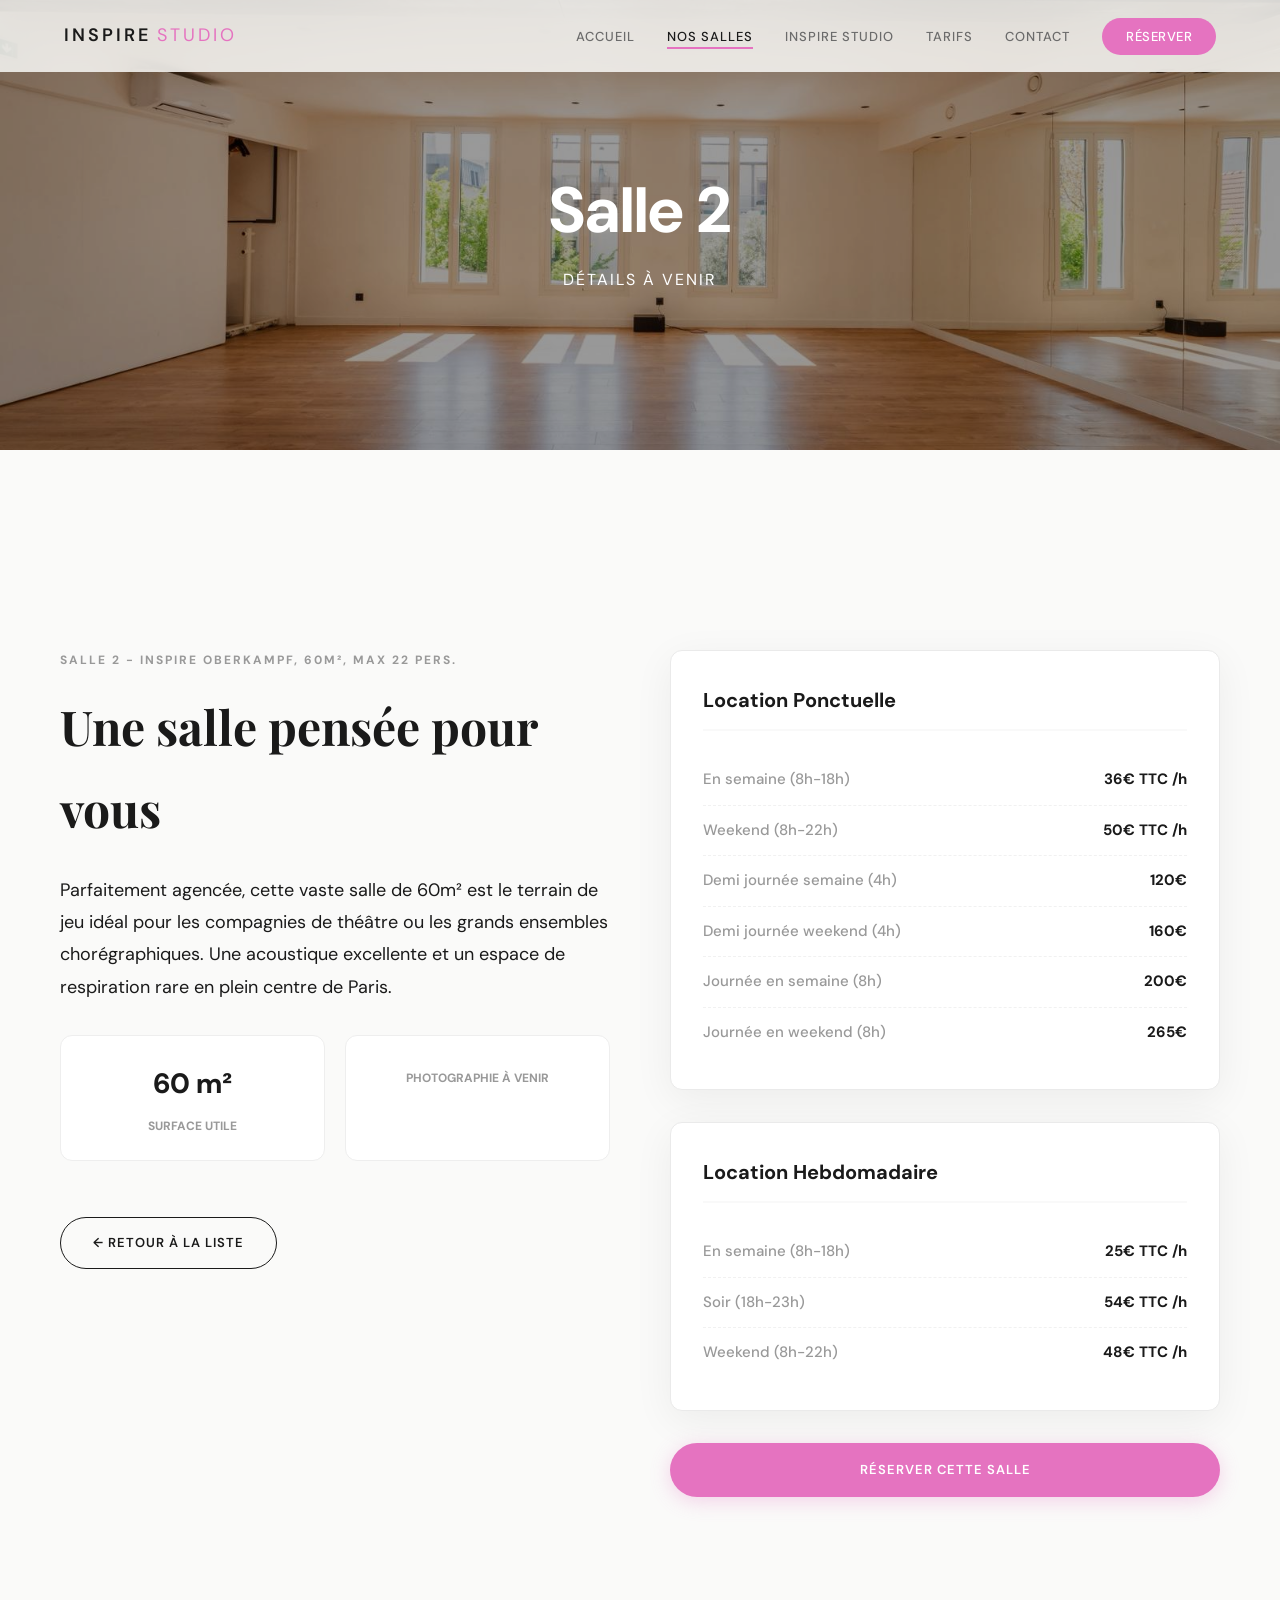
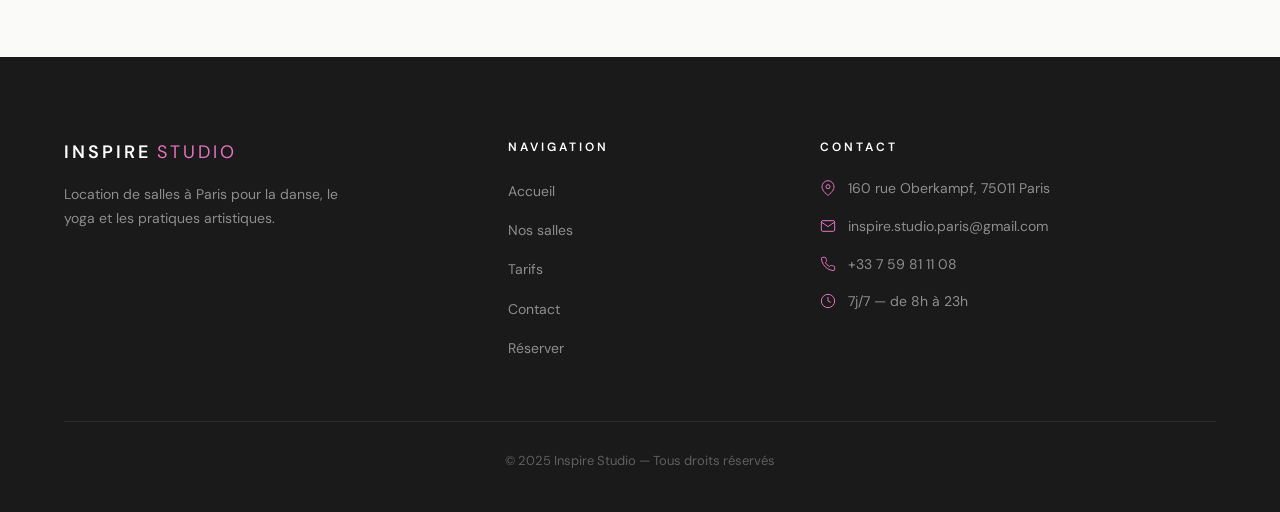
<file: salle2.html>
<!DOCTYPE html>
<html lang="fr">

<head>
    <meta charset="UTF-8">
    <meta name="viewport" content="width=device-width, initial-scale=1.0">
    <title>Inspire Studio — Location de Salles à Paris | Danse, Yoga, Bien-être</title>
    <meta name="description"
        content="Inspire Studio : location de salles à Paris pour la danse, le yoga, le bien-être et les pratiques artistiques. Espaces lumineux et inspirants au cœur d'Oberkampf.">
    <meta name="keywords"
        content="location salle Paris, studio danse Paris, salle yoga Paris, Oberkampf, bien-être, pratiques artistiques">
    <link rel="preconnect" href="https://fonts.googleapis.com">
    <link rel="preconnect" href="https://fonts.gstatic.com" crossorigin>
    <link
        href="https://fonts.googleapis.com/css2?family=DM+Sans:ital,opsz,wght@0,9..40,300;0,9..40,400;0,9..40,500;0,9..40,600;1,9..40,300;1,9..40,400&family=Playfair+Display:ital,wght@0,400;0,500;0,600;0,700;1,400;1,500&display=swap"
        rel="stylesheet">
    <link rel="stylesheet" href="styles.css">
</head>

<body>

    <!-- ==================== HEADER ==================== -->
    <header class="site-header" id="site-header">
        <div class="header-inner">
            <a href="index.html" class="logo" aria-label="Inspire Studio — Accueil">
                <span class="logo-text">INSPIRE</span>
                <span class="logo-accent">STUDIO</span>
            </a>
            <nav class="main-nav" id="main-nav" aria-label="Navigation principale">
                <ul class="nav-list">
                    <li><a href="index.html" class="nav-link">Accueil</a></li>
                    <li><a href="salles.html" class="nav-link active">Nos salles</a></li>
                    <li><a href="inspire.html" class="nav-link">Inspire Studio</a></li>
                    <li><a href="tarifs.html" class="nav-link">Tarifs</a></li>
                    <li><a href="#" class="nav-link">Contact</a></li>
                    <li><a href="#" class="nav-link nav-cta">Réserver</a></li>
                </ul>
            </nav>
            <button class="mobile-menu-toggle" id="mobile-menu-toggle" aria-label="Ouvrir le menu"
                aria-expanded="false">
                <span class="hamburger-line"></span>
                <span class="hamburger-line"></span>
                <span class="hamburger-line"></span>
            </button>
        </div>
    </header>
    <main>
        <section class="hero hero-salles reveal" style="height: 50vh; display:flex; align-items:center; justify-content:center;">
             <div class="hero-salles-bg" style="background-image: url('photos%20salles/photo1.jpg'); filter:brightness(0.6);"></div>
             <div class="hero-salles-content" style="text-align:center;">
                 <h1 style="color:#fff; font-size:4rem;">Salle 2</h1>
                 <p style="color:#fff; letter-spacing:2px; text-transform:uppercase;">Détails à venir</p>
             </div>
        </section>
        
    
    <section class="section" style="background: #fafaf9; padding-bottom: 100px;">
        
<style>
.salle-split-layout { display: grid; grid-template-columns: 1fr 1fr; gap: 60px; align-items: start; max-width: 1200px; margin: 60px auto; padding: 0 20px; text-align: left; }
@media (max-width: 900px) { .salle-split-layout { grid-template-columns: 1fr; gap: 40px; } }
.salle-pitch { font-size: 18px; line-height: 1.8; color: var(--color-text); margin-bottom: 32px; }
.salle-highlights { display: grid; grid-template-columns: 1fr 1fr; gap: 20px; margin-bottom: 40px; }
.highlight-box { background: #fff; padding: 24px; border-radius: 12px; border: 1px solid #eee; text-align: center; }
.highlight-val { font-size: 28px; font-weight: 800; color: var(--color-primary); margin-bottom: 8px; }
.highlight-lbl { font-size: 12px; text-transform: uppercase; font-weight: 700; color: var(--color-text-light); }
.salle-pricing-pane { display: flex; flex-direction: column; gap: 32px; }
.pricing-card { background: #fff; border: 1px solid #eaeaea; border-radius: 12px; padding: 32px; box-shadow: 0 10px 40px rgba(0,0,0,0.06); }
.pricing-card h3 { font-family: inherit; font-size: 20px; margin-bottom: 24px; color: var(--color-primary); border-bottom: 2px solid #f9f9f9; padding-bottom: 12px; }
.pricing-line { display: flex; justify-content: space-between; padding: 12px 0; border-bottom: 1px dashed #f1f1f1; font-size: 15px; }
.pricing-line:last-child { border-bottom: none; }
.pricing-line .time { font-weight: 500; color: var(--color-text-light); }
.pricing-line .price { font-weight: 700; color: var(--color-text); }
</style>

        <div class="salle-split-layout">
            <div class="salle-info-pane">
                <p style="color:var(--color-text-light); text-transform:uppercase; letter-spacing:2px; font-size:12px; font-weight:700; margin-bottom:16px;">Salle 2 - Inspire Oberkampf, 60m², Max 22 Pers.</p>
                <h2 style="font-size: 3rem; margin-bottom: 24px; font-family:var(--font-heading);">Une salle pensée pour vous</h2>
                <p class="salle-pitch">Parfaitement agencée, cette vaste salle de 60m² est le terrain de jeu idéal pour les compagnies de théâtre ou les grands ensembles chorégraphiques. Une acoustique excellente et un espace de respiration rare en plein centre de Paris.</p>
                <div class="salle-highlights">
                    <div class="highlight-box"><div class="highlight-val">60 m²</div><div class="highlight-lbl">Surface utile</div></div>
                    <div class="highlight-box"><div class="highlight-val"><i class="fas fa-camera"></i></div><div class="highlight-lbl">Photographie à venir</div></div>
                </div>
                <a href="salles.html" class="btn btn-outline" style="margin-top: 16px;">← Retour à la liste</a>
            </div>
            <div class="salle-pricing-pane">
                <div class="pricing-card"><h3>Location Ponctuelle</h3><div class="pricing-line"><span class="time">En semaine (8h-18h)</span><span class="price">36€ TTC /h</span></div><div class="pricing-line"><span class="time">Weekend (8h-22h)</span><span class="price">50€ TTC /h</span></div><div class="pricing-line"><span class="time">Demi journée semaine (4h)</span><span class="price">120€</span></div><div class="pricing-line"><span class="time">Demi journée weekend (4h)</span><span class="price">160€</span></div><div class="pricing-line"><span class="time">Journée en semaine (8h)</span><span class="price">200€</span></div><div class="pricing-line"><span class="time">Journée en weekend (8h)</span><span class="price">265€</span></div></div><div class="pricing-card"><h3>Location Hebdomadaire</h3><div class="pricing-line"><span class="time">En semaine (8h-18h)</span><span class="price">25€ TTC /h</span></div><div class="pricing-line"><span class="time">Soir (18h-23h)</span><span class="price">54€ TTC /h</span></div><div class="pricing-line"><span class="time">Weekend (8h-22h)</span><span class="price">48€ TTC /h</span></div></div>
                <a href="index.html#contact" class="btn btn-primary" style="justify-content:center; padding:16px;">Réserver cette salle</a>
            </div>
        </div>
    </section>
    
    
    </main>
<footer class="site-footer" id="footer">
        <div class="container">
            <div class="footer-grid">
                <div class="footer-brand">
                    <div class="footer-logo">
                        <span class="logo-text">INSPIRE</span>
                        <span class="logo-accent">STUDIO</span>
                    </div>
                    <p class="footer-tagline">Location de salles à Paris pour la danse, le yoga et les pratiques
                        artistiques.</p>
                </div>
                <div class="footer-nav">
                    <h4>Navigation</h4>
                    <ul>
                        <li><a href="#">Accueil</a></li>
                        <li><a href="#">Nos salles</a></li>
                        <li><a href="tarifs.html">Tarifs</a></li>
                        <li><a href="#">Contact</a></li>
                        <li><a href="#">Réserver</a></li>
                    </ul>
                </div>
                <div class="footer-contact">
                    <h4>Contact</h4>
                    <ul>
                        <li>
                            <svg width="16" height="16" viewBox="0 0 24 24" fill="none" stroke="currentColor"
                                stroke-width="1.5">
                                <path d="M21 10c0 7-9 13-9 13s-9-6-9-13a9 9 0 0118 0z" />
                                <circle cx="12" cy="10" r="3" />
                            </svg>
                            160 rue Oberkampf, 75011 Paris
                        </li>
                        <li>
                            <svg width="16" height="16" viewBox="0 0 24 24" fill="none" stroke="currentColor"
                                stroke-width="1.5">
                                <path d="M4 4h16c1.1 0 2 .9 2 2v12c0 1.1-.9 2-2 2H4c-1.1 0-2-.9-2-2V6c0-1.1.9-2 2-2z" />
                                <polyline points="22,6 12,13 2,6" />
                            </svg>
                            <a href="mailto:inspire.studio.paris@gmail.com">inspire.studio.paris@gmail.com</a>
                        </li>
                        <li>
                            <svg width="16" height="16" viewBox="0 0 24 24" fill="none" stroke="currentColor"
                                stroke-width="1.5">
                                <path
                                    d="M22 16.92v3a2 2 0 01-2.18 2 19.79 19.79 0 01-8.63-3.07 19.5 19.5 0 01-6-6 19.79 19.79 0 01-3.07-8.67A2 2 0 014.11 2h3a2 2 0 012 1.72 12.84 12.84 0 00.7 2.81 2 2 0 01-.45 2.11L8.09 9.91a16 16 0 006 6l1.27-1.27a2 2 0 012.11-.45 12.84 12.84 0 002.81.7A2 2 0 0122 16.92z" />
                            </svg>
                            <a href="tel:+33759811108">+33 7 59 81 11 08</a>
                        </li>
                        <li>
                            <svg width="16" height="16" viewBox="0 0 24 24" fill="none" stroke="currentColor"
                                stroke-width="1.5">
                                <circle cx="12" cy="12" r="10" />
                                <polyline points="12 6 12 12 16 14" />
                            </svg>
                            7j/7 — de 8h à 23h
                        </li>
                    </ul>
                </div>
            </div>
            <div class="footer-bottom">
                <p>&copy; 2025 Inspire Studio — Tous droits réservés</p>
            </div>
        </div>
    </footer>

    <script src="scripts.js"></script>
</body>

</html>
</file>
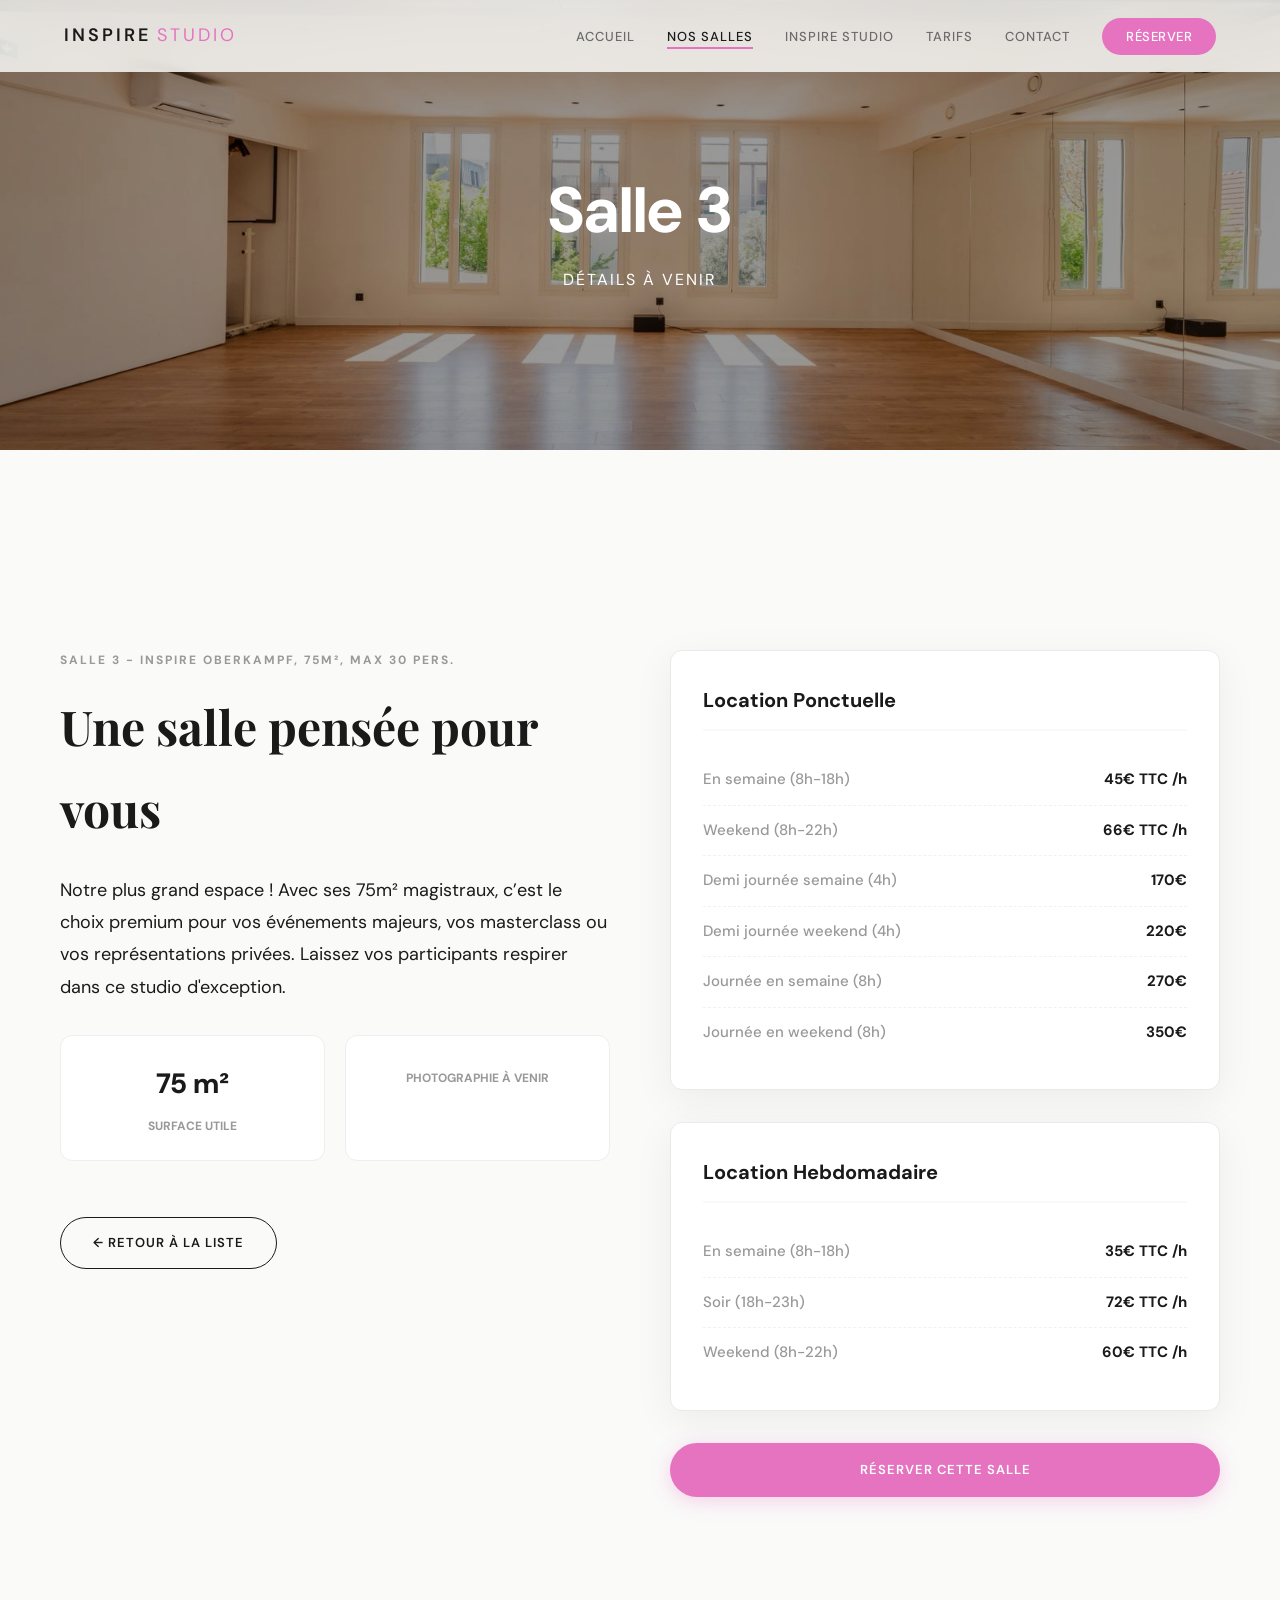
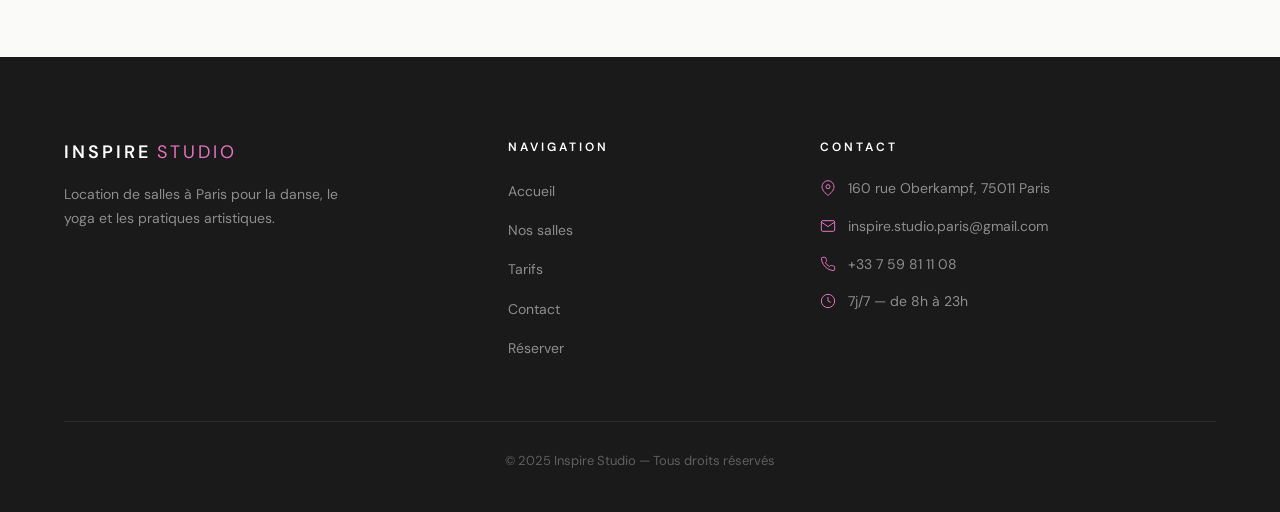
<file: salle3.html>
<!DOCTYPE html>
<html lang="fr">

<head>
    <meta charset="UTF-8">
    <meta name="viewport" content="width=device-width, initial-scale=1.0">
    <title>Inspire Studio — Location de Salles à Paris | Danse, Yoga, Bien-être</title>
    <meta name="description"
        content="Inspire Studio : location de salles à Paris pour la danse, le yoga, le bien-être et les pratiques artistiques. Espaces lumineux et inspirants au cœur d'Oberkampf.">
    <meta name="keywords"
        content="location salle Paris, studio danse Paris, salle yoga Paris, Oberkampf, bien-être, pratiques artistiques">
    <link rel="preconnect" href="https://fonts.googleapis.com">
    <link rel="preconnect" href="https://fonts.gstatic.com" crossorigin>
    <link
        href="https://fonts.googleapis.com/css2?family=DM+Sans:ital,opsz,wght@0,9..40,300;0,9..40,400;0,9..40,500;0,9..40,600;1,9..40,300;1,9..40,400&family=Playfair+Display:ital,wght@0,400;0,500;0,600;0,700;1,400;1,500&display=swap"
        rel="stylesheet">
    <link rel="stylesheet" href="styles.css">
</head>

<body>

    <!-- ==================== HEADER ==================== -->
    <header class="site-header" id="site-header">
        <div class="header-inner">
            <a href="index.html" class="logo" aria-label="Inspire Studio — Accueil">
                <span class="logo-text">INSPIRE</span>
                <span class="logo-accent">STUDIO</span>
            </a>
            <nav class="main-nav" id="main-nav" aria-label="Navigation principale">
                <ul class="nav-list">
                    <li><a href="index.html" class="nav-link">Accueil</a></li>
                    <li><a href="salles.html" class="nav-link active">Nos salles</a></li>
                    <li><a href="inspire.html" class="nav-link">Inspire Studio</a></li>
                    <li><a href="tarifs.html" class="nav-link">Tarifs</a></li>
                    <li><a href="#" class="nav-link">Contact</a></li>
                    <li><a href="#" class="nav-link nav-cta">Réserver</a></li>
                </ul>
            </nav>
            <button class="mobile-menu-toggle" id="mobile-menu-toggle" aria-label="Ouvrir le menu"
                aria-expanded="false">
                <span class="hamburger-line"></span>
                <span class="hamburger-line"></span>
                <span class="hamburger-line"></span>
            </button>
        </div>
    </header>
    <main>
        <section class="hero hero-salles reveal" style="height: 50vh; display:flex; align-items:center; justify-content:center;">
             <div class="hero-salles-bg" style="background-image: url('photos%20salles/photo1.jpg'); filter:brightness(0.6);"></div>
             <div class="hero-salles-content" style="text-align:center;">
                 <h1 style="color:#fff; font-size:4rem;">Salle 3</h1>
                 <p style="color:#fff; letter-spacing:2px; text-transform:uppercase;">Détails à venir</p>
             </div>
        </section>
        
    
    <section class="section" style="background: #fafaf9; padding-bottom: 100px;">
        
<style>
.salle-split-layout { display: grid; grid-template-columns: 1fr 1fr; gap: 60px; align-items: start; max-width: 1200px; margin: 60px auto; padding: 0 20px; text-align: left; }
@media (max-width: 900px) { .salle-split-layout { grid-template-columns: 1fr; gap: 40px; } }
.salle-pitch { font-size: 18px; line-height: 1.8; color: var(--color-text); margin-bottom: 32px; }
.salle-highlights { display: grid; grid-template-columns: 1fr 1fr; gap: 20px; margin-bottom: 40px; }
.highlight-box { background: #fff; padding: 24px; border-radius: 12px; border: 1px solid #eee; text-align: center; }
.highlight-val { font-size: 28px; font-weight: 800; color: var(--color-primary); margin-bottom: 8px; }
.highlight-lbl { font-size: 12px; text-transform: uppercase; font-weight: 700; color: var(--color-text-light); }
.salle-pricing-pane { display: flex; flex-direction: column; gap: 32px; }
.pricing-card { background: #fff; border: 1px solid #eaeaea; border-radius: 12px; padding: 32px; box-shadow: 0 10px 40px rgba(0,0,0,0.06); }
.pricing-card h3 { font-family: inherit; font-size: 20px; margin-bottom: 24px; color: var(--color-primary); border-bottom: 2px solid #f9f9f9; padding-bottom: 12px; }
.pricing-line { display: flex; justify-content: space-between; padding: 12px 0; border-bottom: 1px dashed #f1f1f1; font-size: 15px; }
.pricing-line:last-child { border-bottom: none; }
.pricing-line .time { font-weight: 500; color: var(--color-text-light); }
.pricing-line .price { font-weight: 700; color: var(--color-text); }
</style>

        <div class="salle-split-layout">
            <div class="salle-info-pane">
                <p style="color:var(--color-text-light); text-transform:uppercase; letter-spacing:2px; font-size:12px; font-weight:700; margin-bottom:16px;">Salle 3 - Inspire Oberkampf, 75m², Max 30 Pers.</p>
                <h2 style="font-size: 3rem; margin-bottom: 24px; font-family:var(--font-heading);">Une salle pensée pour vous</h2>
                <p class="salle-pitch">Notre plus grand espace ! Avec ses 75m² magistraux, c’est le choix premium pour vos événements majeurs, vos masterclass ou vos représentations privées. Laissez vos participants respirer dans ce studio d'exception.</p>
                <div class="salle-highlights">
                    <div class="highlight-box"><div class="highlight-val">75 m²</div><div class="highlight-lbl">Surface utile</div></div>
                    <div class="highlight-box"><div class="highlight-val"><i class="fas fa-camera"></i></div><div class="highlight-lbl">Photographie à venir</div></div>
                </div>
                <a href="salles.html" class="btn btn-outline" style="margin-top: 16px;">← Retour à la liste</a>
            </div>
            <div class="salle-pricing-pane">
                <div class="pricing-card"><h3>Location Ponctuelle</h3><div class="pricing-line"><span class="time">En semaine (8h-18h)</span><span class="price">45€ TTC /h</span></div><div class="pricing-line"><span class="time">Weekend (8h-22h)</span><span class="price">66€ TTC /h</span></div><div class="pricing-line"><span class="time">Demi journée semaine (4h)</span><span class="price">170€</span></div><div class="pricing-line"><span class="time">Demi journée weekend (4h)</span><span class="price">220€</span></div><div class="pricing-line"><span class="time">Journée en semaine (8h)</span><span class="price">270€</span></div><div class="pricing-line"><span class="time">Journée en weekend (8h)</span><span class="price">350€</span></div></div><div class="pricing-card"><h3>Location Hebdomadaire</h3><div class="pricing-line"><span class="time">En semaine (8h-18h)</span><span class="price">35€ TTC /h</span></div><div class="pricing-line"><span class="time">Soir (18h-23h)</span><span class="price">72€ TTC /h</span></div><div class="pricing-line"><span class="time">Weekend (8h-22h)</span><span class="price">60€ TTC /h</span></div></div>
                <a href="index.html#contact" class="btn btn-primary" style="justify-content:center; padding:16px;">Réserver cette salle</a>
            </div>
        </div>
    </section>
    
    
    </main>
<footer class="site-footer" id="footer">
        <div class="container">
            <div class="footer-grid">
                <div class="footer-brand">
                    <div class="footer-logo">
                        <span class="logo-text">INSPIRE</span>
                        <span class="logo-accent">STUDIO</span>
                    </div>
                    <p class="footer-tagline">Location de salles à Paris pour la danse, le yoga et les pratiques
                        artistiques.</p>
                </div>
                <div class="footer-nav">
                    <h4>Navigation</h4>
                    <ul>
                        <li><a href="#">Accueil</a></li>
                        <li><a href="#">Nos salles</a></li>
                        <li><a href="tarifs.html">Tarifs</a></li>
                        <li><a href="#">Contact</a></li>
                        <li><a href="#">Réserver</a></li>
                    </ul>
                </div>
                <div class="footer-contact">
                    <h4>Contact</h4>
                    <ul>
                        <li>
                            <svg width="16" height="16" viewBox="0 0 24 24" fill="none" stroke="currentColor"
                                stroke-width="1.5">
                                <path d="M21 10c0 7-9 13-9 13s-9-6-9-13a9 9 0 0118 0z" />
                                <circle cx="12" cy="10" r="3" />
                            </svg>
                            160 rue Oberkampf, 75011 Paris
                        </li>
                        <li>
                            <svg width="16" height="16" viewBox="0 0 24 24" fill="none" stroke="currentColor"
                                stroke-width="1.5">
                                <path d="M4 4h16c1.1 0 2 .9 2 2v12c0 1.1-.9 2-2 2H4c-1.1 0-2-.9-2-2V6c0-1.1.9-2 2-2z" />
                                <polyline points="22,6 12,13 2,6" />
                            </svg>
                            <a href="mailto:inspire.studio.paris@gmail.com">inspire.studio.paris@gmail.com</a>
                        </li>
                        <li>
                            <svg width="16" height="16" viewBox="0 0 24 24" fill="none" stroke="currentColor"
                                stroke-width="1.5">
                                <path
                                    d="M22 16.92v3a2 2 0 01-2.18 2 19.79 19.79 0 01-8.63-3.07 19.5 19.5 0 01-6-6 19.79 19.79 0 01-3.07-8.67A2 2 0 014.11 2h3a2 2 0 012 1.72 12.84 12.84 0 00.7 2.81 2 2 0 01-.45 2.11L8.09 9.91a16 16 0 006 6l1.27-1.27a2 2 0 012.11-.45 12.84 12.84 0 002.81.7A2 2 0 0122 16.92z" />
                            </svg>
                            <a href="tel:+33759811108">+33 7 59 81 11 08</a>
                        </li>
                        <li>
                            <svg width="16" height="16" viewBox="0 0 24 24" fill="none" stroke="currentColor"
                                stroke-width="1.5">
                                <circle cx="12" cy="12" r="10" />
                                <polyline points="12 6 12 12 16 14" />
                            </svg>
                            7j/7 — de 8h à 23h
                        </li>
                    </ul>
                </div>
            </div>
            <div class="footer-bottom">
                <p>&copy; 2025 Inspire Studio — Tous droits réservés</p>
            </div>
        </div>
    </footer>

    <script src="scripts.js"></script>
</body>

</html>
</file>
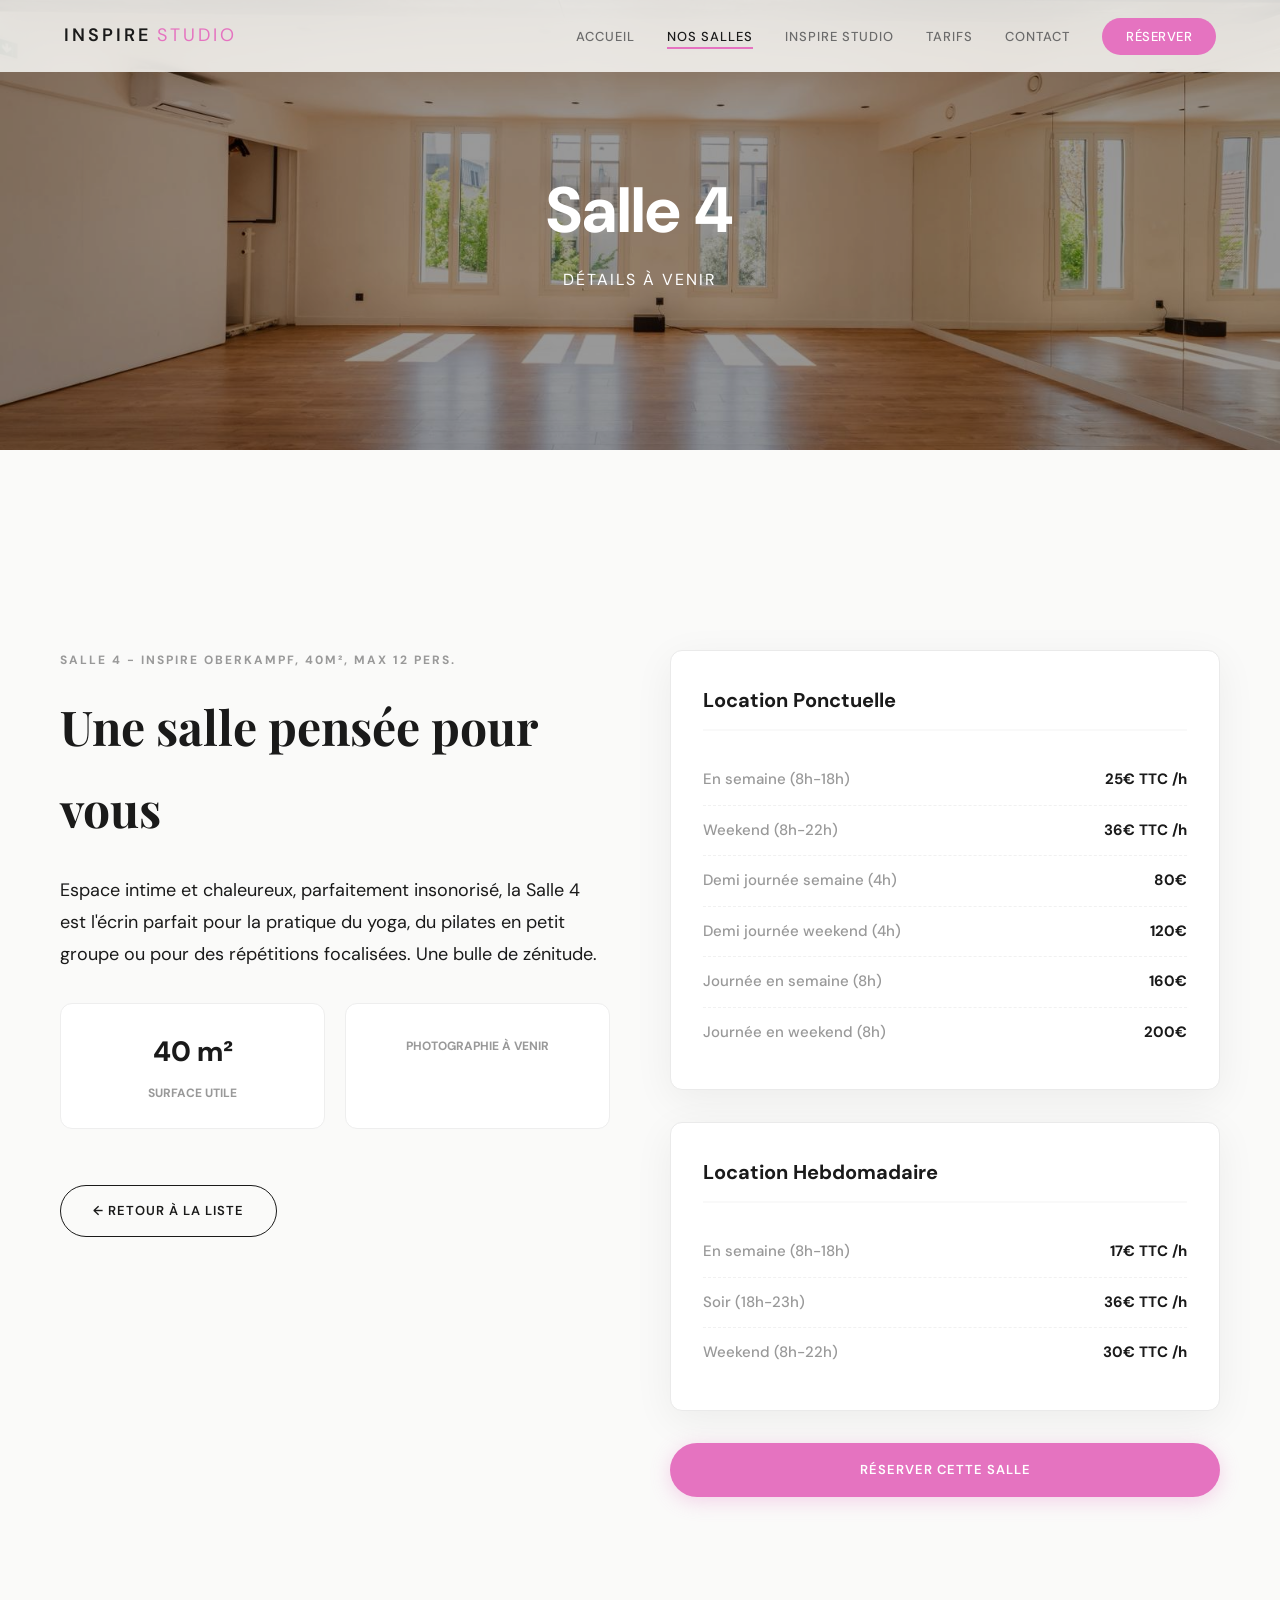
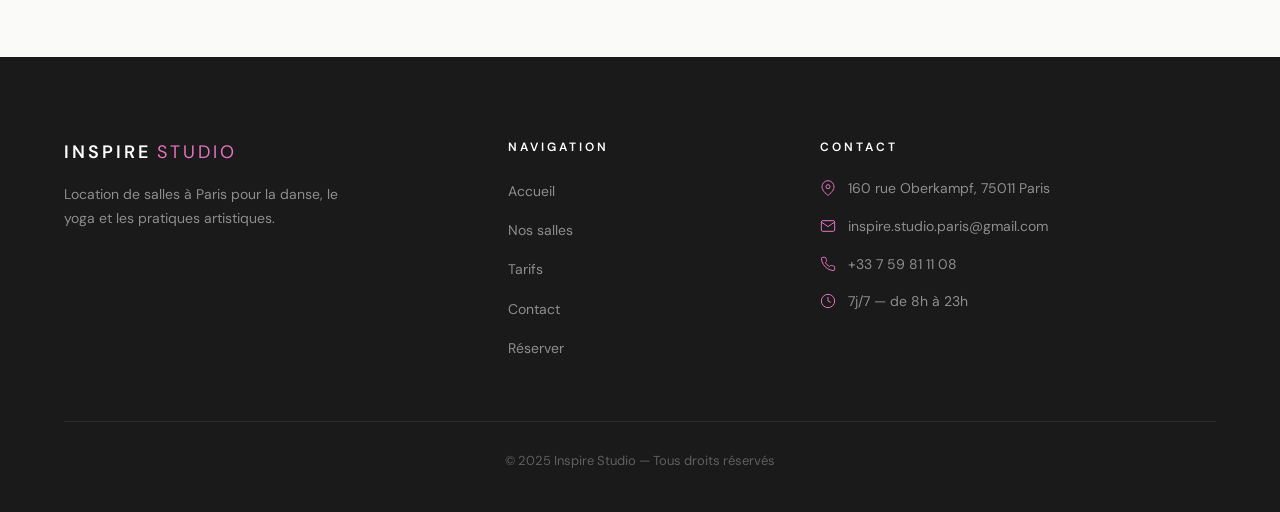
<file: salle4.html>
<!DOCTYPE html>
<html lang="fr">

<head>
    <meta charset="UTF-8">
    <meta name="viewport" content="width=device-width, initial-scale=1.0">
    <title>Inspire Studio — Location de Salles à Paris | Danse, Yoga, Bien-être</title>
    <meta name="description"
        content="Inspire Studio : location de salles à Paris pour la danse, le yoga, le bien-être et les pratiques artistiques. Espaces lumineux et inspirants au cœur d'Oberkampf.">
    <meta name="keywords"
        content="location salle Paris, studio danse Paris, salle yoga Paris, Oberkampf, bien-être, pratiques artistiques">
    <link rel="preconnect" href="https://fonts.googleapis.com">
    <link rel="preconnect" href="https://fonts.gstatic.com" crossorigin>
    <link
        href="https://fonts.googleapis.com/css2?family=DM+Sans:ital,opsz,wght@0,9..40,300;0,9..40,400;0,9..40,500;0,9..40,600;1,9..40,300;1,9..40,400&family=Playfair+Display:ital,wght@0,400;0,500;0,600;0,700;1,400;1,500&display=swap"
        rel="stylesheet">
    <link rel="stylesheet" href="styles.css">
</head>

<body>

    <!-- ==================== HEADER ==================== -->
    <header class="site-header" id="site-header">
        <div class="header-inner">
            <a href="index.html" class="logo" aria-label="Inspire Studio — Accueil">
                <span class="logo-text">INSPIRE</span>
                <span class="logo-accent">STUDIO</span>
            </a>
            <nav class="main-nav" id="main-nav" aria-label="Navigation principale">
                <ul class="nav-list">
                    <li><a href="index.html" class="nav-link">Accueil</a></li>
                    <li><a href="salles.html" class="nav-link active">Nos salles</a></li>
                    <li><a href="inspire.html" class="nav-link">Inspire Studio</a></li>
                    <li><a href="tarifs.html" class="nav-link">Tarifs</a></li>
                    <li><a href="#" class="nav-link">Contact</a></li>
                    <li><a href="#" class="nav-link nav-cta">Réserver</a></li>
                </ul>
            </nav>
            <button class="mobile-menu-toggle" id="mobile-menu-toggle" aria-label="Ouvrir le menu"
                aria-expanded="false">
                <span class="hamburger-line"></span>
                <span class="hamburger-line"></span>
                <span class="hamburger-line"></span>
            </button>
        </div>
    </header>
    <main>
        <section class="hero hero-salles reveal" style="height: 50vh; display:flex; align-items:center; justify-content:center;">
             <div class="hero-salles-bg" style="background-image: url('photos%20salles/photo1.jpg'); filter:brightness(0.6);"></div>
             <div class="hero-salles-content" style="text-align:center;">
                 <h1 style="color:#fff; font-size:4rem;">Salle 4</h1>
                 <p style="color:#fff; letter-spacing:2px; text-transform:uppercase;">Détails à venir</p>
             </div>
        </section>
        
    
    <section class="section" style="background: #fafaf9; padding-bottom: 100px;">
        
<style>
.salle-split-layout { display: grid; grid-template-columns: 1fr 1fr; gap: 60px; align-items: start; max-width: 1200px; margin: 60px auto; padding: 0 20px; text-align: left; }
@media (max-width: 900px) { .salle-split-layout { grid-template-columns: 1fr; gap: 40px; } }
.salle-pitch { font-size: 18px; line-height: 1.8; color: var(--color-text); margin-bottom: 32px; }
.salle-highlights { display: grid; grid-template-columns: 1fr 1fr; gap: 20px; margin-bottom: 40px; }
.highlight-box { background: #fff; padding: 24px; border-radius: 12px; border: 1px solid #eee; text-align: center; }
.highlight-val { font-size: 28px; font-weight: 800; color: var(--color-primary); margin-bottom: 8px; }
.highlight-lbl { font-size: 12px; text-transform: uppercase; font-weight: 700; color: var(--color-text-light); }
.salle-pricing-pane { display: flex; flex-direction: column; gap: 32px; }
.pricing-card { background: #fff; border: 1px solid #eaeaea; border-radius: 12px; padding: 32px; box-shadow: 0 10px 40px rgba(0,0,0,0.06); }
.pricing-card h3 { font-family: inherit; font-size: 20px; margin-bottom: 24px; color: var(--color-primary); border-bottom: 2px solid #f9f9f9; padding-bottom: 12px; }
.pricing-line { display: flex; justify-content: space-between; padding: 12px 0; border-bottom: 1px dashed #f1f1f1; font-size: 15px; }
.pricing-line:last-child { border-bottom: none; }
.pricing-line .time { font-weight: 500; color: var(--color-text-light); }
.pricing-line .price { font-weight: 700; color: var(--color-text); }
</style>

        <div class="salle-split-layout">
            <div class="salle-info-pane">
                <p style="color:var(--color-text-light); text-transform:uppercase; letter-spacing:2px; font-size:12px; font-weight:700; margin-bottom:16px;">Salle 4 - Inspire Oberkampf, 40m², Max 12 Pers.</p>
                <h2 style="font-size: 3rem; margin-bottom: 24px; font-family:var(--font-heading);">Une salle pensée pour vous</h2>
                <p class="salle-pitch">Espace intime et chaleureux, parfaitement insonorisé, la Salle 4 est l'écrin parfait pour la pratique du yoga, du pilates en petit groupe ou pour des répétitions focalisées. Une bulle de zénitude.</p>
                <div class="salle-highlights">
                    <div class="highlight-box"><div class="highlight-val">40 m²</div><div class="highlight-lbl">Surface utile</div></div>
                    <div class="highlight-box"><div class="highlight-val"><i class="fas fa-camera"></i></div><div class="highlight-lbl">Photographie à venir</div></div>
                </div>
                <a href="salles.html" class="btn btn-outline" style="margin-top: 16px;">← Retour à la liste</a>
            </div>
            <div class="salle-pricing-pane">
                <div class="pricing-card"><h3>Location Ponctuelle</h3><div class="pricing-line"><span class="time">En semaine (8h-18h)</span><span class="price">25€ TTC /h</span></div><div class="pricing-line"><span class="time">Weekend (8h-22h)</span><span class="price">36€ TTC /h</span></div><div class="pricing-line"><span class="time">Demi journée semaine (4h)</span><span class="price">80€</span></div><div class="pricing-line"><span class="time">Demi journée weekend (4h)</span><span class="price">120€</span></div><div class="pricing-line"><span class="time">Journée en semaine (8h)</span><span class="price">160€</span></div><div class="pricing-line"><span class="time">Journée en weekend (8h)</span><span class="price">200€</span></div></div><div class="pricing-card"><h3>Location Hebdomadaire</h3><div class="pricing-line"><span class="time">En semaine (8h-18h)</span><span class="price">17€ TTC /h</span></div><div class="pricing-line"><span class="time">Soir (18h-23h)</span><span class="price">36€ TTC /h</span></div><div class="pricing-line"><span class="time">Weekend (8h-22h)</span><span class="price">30€ TTC /h</span></div></div>
                <a href="index.html#contact" class="btn btn-primary" style="justify-content:center; padding:16px;">Réserver cette salle</a>
            </div>
        </div>
    </section>
    
    
    </main>
<footer class="site-footer" id="footer">
        <div class="container">
            <div class="footer-grid">
                <div class="footer-brand">
                    <div class="footer-logo">
                        <span class="logo-text">INSPIRE</span>
                        <span class="logo-accent">STUDIO</span>
                    </div>
                    <p class="footer-tagline">Location de salles à Paris pour la danse, le yoga et les pratiques
                        artistiques.</p>
                </div>
                <div class="footer-nav">
                    <h4>Navigation</h4>
                    <ul>
                        <li><a href="#">Accueil</a></li>
                        <li><a href="#">Nos salles</a></li>
                        <li><a href="tarifs.html">Tarifs</a></li>
                        <li><a href="#">Contact</a></li>
                        <li><a href="#">Réserver</a></li>
                    </ul>
                </div>
                <div class="footer-contact">
                    <h4>Contact</h4>
                    <ul>
                        <li>
                            <svg width="16" height="16" viewBox="0 0 24 24" fill="none" stroke="currentColor"
                                stroke-width="1.5">
                                <path d="M21 10c0 7-9 13-9 13s-9-6-9-13a9 9 0 0118 0z" />
                                <circle cx="12" cy="10" r="3" />
                            </svg>
                            160 rue Oberkampf, 75011 Paris
                        </li>
                        <li>
                            <svg width="16" height="16" viewBox="0 0 24 24" fill="none" stroke="currentColor"
                                stroke-width="1.5">
                                <path d="M4 4h16c1.1 0 2 .9 2 2v12c0 1.1-.9 2-2 2H4c-1.1 0-2-.9-2-2V6c0-1.1.9-2 2-2z" />
                                <polyline points="22,6 12,13 2,6" />
                            </svg>
                            <a href="mailto:inspire.studio.paris@gmail.com">inspire.studio.paris@gmail.com</a>
                        </li>
                        <li>
                            <svg width="16" height="16" viewBox="0 0 24 24" fill="none" stroke="currentColor"
                                stroke-width="1.5">
                                <path
                                    d="M22 16.92v3a2 2 0 01-2.18 2 19.79 19.79 0 01-8.63-3.07 19.5 19.5 0 01-6-6 19.79 19.79 0 01-3.07-8.67A2 2 0 014.11 2h3a2 2 0 012 1.72 12.84 12.84 0 00.7 2.81 2 2 0 01-.45 2.11L8.09 9.91a16 16 0 006 6l1.27-1.27a2 2 0 012.11-.45 12.84 12.84 0 002.81.7A2 2 0 0122 16.92z" />
                            </svg>
                            <a href="tel:+33759811108">+33 7 59 81 11 08</a>
                        </li>
                        <li>
                            <svg width="16" height="16" viewBox="0 0 24 24" fill="none" stroke="currentColor"
                                stroke-width="1.5">
                                <circle cx="12" cy="12" r="10" />
                                <polyline points="12 6 12 12 16 14" />
                            </svg>
                            7j/7 — de 8h à 23h
                        </li>
                    </ul>
                </div>
            </div>
            <div class="footer-bottom">
                <p>&copy; 2025 Inspire Studio — Tous droits réservés</p>
            </div>
        </div>
    </footer>

    <script src="scripts.js"></script>
</body>

</html>
</file>
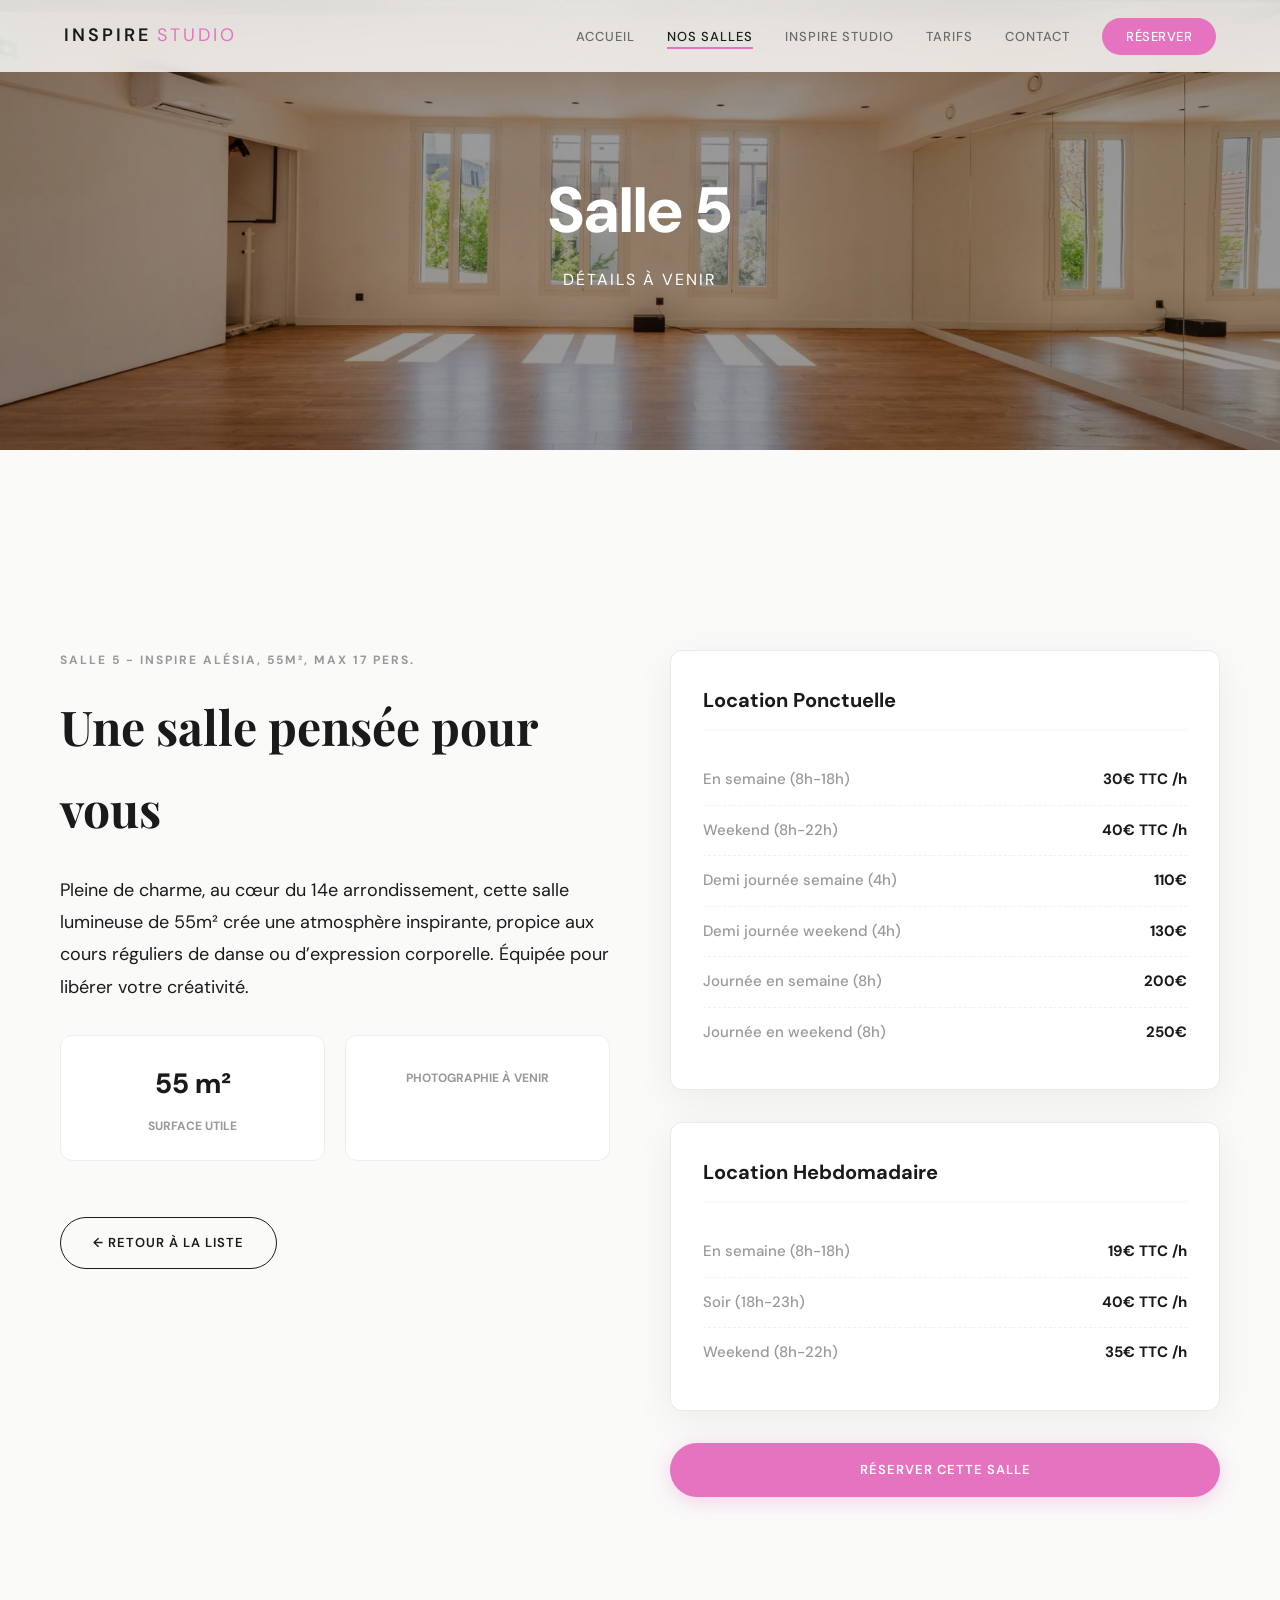
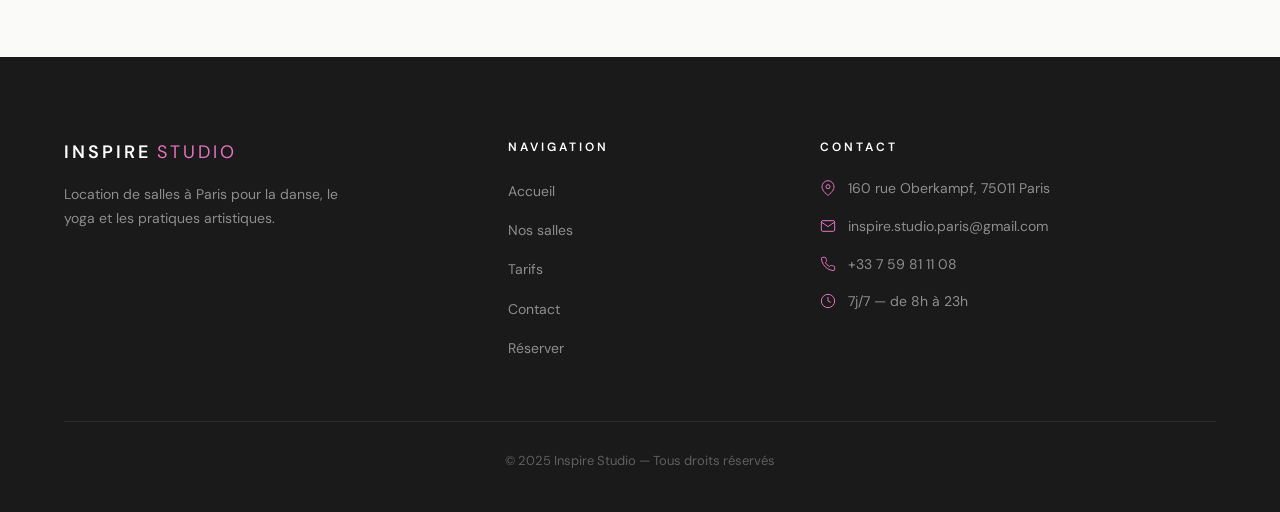
<file: salle5.html>
<!DOCTYPE html>
<html lang="fr">

<head>
    <meta charset="UTF-8">
    <meta name="viewport" content="width=device-width, initial-scale=1.0">
    <title>Inspire Studio — Location de Salles à Paris | Danse, Yoga, Bien-être</title>
    <meta name="description"
        content="Inspire Studio : location de salles à Paris pour la danse, le yoga, le bien-être et les pratiques artistiques. Espaces lumineux et inspirants au cœur d'Oberkampf.">
    <meta name="keywords"
        content="location salle Paris, studio danse Paris, salle yoga Paris, Oberkampf, bien-être, pratiques artistiques">
    <link rel="preconnect" href="https://fonts.googleapis.com">
    <link rel="preconnect" href="https://fonts.gstatic.com" crossorigin>
    <link
        href="https://fonts.googleapis.com/css2?family=DM+Sans:ital,opsz,wght@0,9..40,300;0,9..40,400;0,9..40,500;0,9..40,600;1,9..40,300;1,9..40,400&family=Playfair+Display:ital,wght@0,400;0,500;0,600;0,700;1,400;1,500&display=swap"
        rel="stylesheet">
    <link rel="stylesheet" href="styles.css">
</head>

<body>

    <!-- ==================== HEADER ==================== -->
    <header class="site-header" id="site-header">
        <div class="header-inner">
            <a href="index.html" class="logo" aria-label="Inspire Studio — Accueil">
                <span class="logo-text">INSPIRE</span>
                <span class="logo-accent">STUDIO</span>
            </a>
            <nav class="main-nav" id="main-nav" aria-label="Navigation principale">
                <ul class="nav-list">
                    <li><a href="index.html" class="nav-link">Accueil</a></li>
                    <li><a href="salles.html" class="nav-link active">Nos salles</a></li>
                    <li><a href="inspire.html" class="nav-link">Inspire Studio</a></li>
                    <li><a href="tarifs.html" class="nav-link">Tarifs</a></li>
                    <li><a href="#" class="nav-link">Contact</a></li>
                    <li><a href="#" class="nav-link nav-cta">Réserver</a></li>
                </ul>
            </nav>
            <button class="mobile-menu-toggle" id="mobile-menu-toggle" aria-label="Ouvrir le menu"
                aria-expanded="false">
                <span class="hamburger-line"></span>
                <span class="hamburger-line"></span>
                <span class="hamburger-line"></span>
            </button>
        </div>
    </header>
    <main>
        <section class="hero hero-salles reveal" style="height: 50vh; display:flex; align-items:center; justify-content:center;">
             <div class="hero-salles-bg" style="background-image: url('photos%20salles/photo1.jpg'); filter:brightness(0.6);"></div>
             <div class="hero-salles-content" style="text-align:center;">
                 <h1 style="color:#fff; font-size:4rem;">Salle 5</h1>
                 <p style="color:#fff; letter-spacing:2px; text-transform:uppercase;">Détails à venir</p>
             </div>
        </section>
        
    
    <section class="section" style="background: #fafaf9; padding-bottom: 100px;">
        
<style>
.salle-split-layout { display: grid; grid-template-columns: 1fr 1fr; gap: 60px; align-items: start; max-width: 1200px; margin: 60px auto; padding: 0 20px; text-align: left; }
@media (max-width: 900px) { .salle-split-layout { grid-template-columns: 1fr; gap: 40px; } }
.salle-pitch { font-size: 18px; line-height: 1.8; color: var(--color-text); margin-bottom: 32px; }
.salle-highlights { display: grid; grid-template-columns: 1fr 1fr; gap: 20px; margin-bottom: 40px; }
.highlight-box { background: #fff; padding: 24px; border-radius: 12px; border: 1px solid #eee; text-align: center; }
.highlight-val { font-size: 28px; font-weight: 800; color: var(--color-primary); margin-bottom: 8px; }
.highlight-lbl { font-size: 12px; text-transform: uppercase; font-weight: 700; color: var(--color-text-light); }
.salle-pricing-pane { display: flex; flex-direction: column; gap: 32px; }
.pricing-card { background: #fff; border: 1px solid #eaeaea; border-radius: 12px; padding: 32px; box-shadow: 0 10px 40px rgba(0,0,0,0.06); }
.pricing-card h3 { font-family: inherit; font-size: 20px; margin-bottom: 24px; color: var(--color-primary); border-bottom: 2px solid #f9f9f9; padding-bottom: 12px; }
.pricing-line { display: flex; justify-content: space-between; padding: 12px 0; border-bottom: 1px dashed #f1f1f1; font-size: 15px; }
.pricing-line:last-child { border-bottom: none; }
.pricing-line .time { font-weight: 500; color: var(--color-text-light); }
.pricing-line .price { font-weight: 700; color: var(--color-text); }
</style>

        <div class="salle-split-layout">
            <div class="salle-info-pane">
                <p style="color:var(--color-text-light); text-transform:uppercase; letter-spacing:2px; font-size:12px; font-weight:700; margin-bottom:16px;">Salle 5 - Inspire Alésia, 55m², Max 17 Pers.</p>
                <h2 style="font-size: 3rem; margin-bottom: 24px; font-family:var(--font-heading);">Une salle pensée pour vous</h2>
                <p class="salle-pitch">Pleine de charme, au cœur du 14e arrondissement, cette salle lumineuse de 55m² crée une atmosphère inspirante, propice aux cours réguliers de danse ou d’expression corporelle. Équipée pour libérer votre créativité.</p>
                <div class="salle-highlights">
                    <div class="highlight-box"><div class="highlight-val">55 m²</div><div class="highlight-lbl">Surface utile</div></div>
                    <div class="highlight-box"><div class="highlight-val"><i class="fas fa-camera"></i></div><div class="highlight-lbl">Photographie à venir</div></div>
                </div>
                <a href="salles.html" class="btn btn-outline" style="margin-top: 16px;">← Retour à la liste</a>
            </div>
            <div class="salle-pricing-pane">
                <div class="pricing-card"><h3>Location Ponctuelle</h3><div class="pricing-line"><span class="time">En semaine (8h-18h)</span><span class="price">30€ TTC /h</span></div><div class="pricing-line"><span class="time">Weekend (8h-22h)</span><span class="price">40€ TTC /h</span></div><div class="pricing-line"><span class="time">Demi journée semaine (4h)</span><span class="price">110€</span></div><div class="pricing-line"><span class="time">Demi journée weekend (4h)</span><span class="price">130€</span></div><div class="pricing-line"><span class="time">Journée en semaine (8h)</span><span class="price">200€</span></div><div class="pricing-line"><span class="time">Journée en weekend (8h)</span><span class="price">250€</span></div></div><div class="pricing-card"><h3>Location Hebdomadaire</h3><div class="pricing-line"><span class="time">En semaine (8h-18h)</span><span class="price">19€ TTC /h</span></div><div class="pricing-line"><span class="time">Soir (18h-23h)</span><span class="price">40€ TTC /h</span></div><div class="pricing-line"><span class="time">Weekend (8h-22h)</span><span class="price">35€ TTC /h</span></div></div>
                <a href="index.html#contact" class="btn btn-primary" style="justify-content:center; padding:16px;">Réserver cette salle</a>
            </div>
        </div>
    </section>
    
    
    </main>
<footer class="site-footer" id="footer">
        <div class="container">
            <div class="footer-grid">
                <div class="footer-brand">
                    <div class="footer-logo">
                        <span class="logo-text">INSPIRE</span>
                        <span class="logo-accent">STUDIO</span>
                    </div>
                    <p class="footer-tagline">Location de salles à Paris pour la danse, le yoga et les pratiques
                        artistiques.</p>
                </div>
                <div class="footer-nav">
                    <h4>Navigation</h4>
                    <ul>
                        <li><a href="#">Accueil</a></li>
                        <li><a href="#">Nos salles</a></li>
                        <li><a href="tarifs.html">Tarifs</a></li>
                        <li><a href="#">Contact</a></li>
                        <li><a href="#">Réserver</a></li>
                    </ul>
                </div>
                <div class="footer-contact">
                    <h4>Contact</h4>
                    <ul>
                        <li>
                            <svg width="16" height="16" viewBox="0 0 24 24" fill="none" stroke="currentColor"
                                stroke-width="1.5">
                                <path d="M21 10c0 7-9 13-9 13s-9-6-9-13a9 9 0 0118 0z" />
                                <circle cx="12" cy="10" r="3" />
                            </svg>
                            160 rue Oberkampf, 75011 Paris
                        </li>
                        <li>
                            <svg width="16" height="16" viewBox="0 0 24 24" fill="none" stroke="currentColor"
                                stroke-width="1.5">
                                <path d="M4 4h16c1.1 0 2 .9 2 2v12c0 1.1-.9 2-2 2H4c-1.1 0-2-.9-2-2V6c0-1.1.9-2 2-2z" />
                                <polyline points="22,6 12,13 2,6" />
                            </svg>
                            <a href="mailto:inspire.studio.paris@gmail.com">inspire.studio.paris@gmail.com</a>
                        </li>
                        <li>
                            <svg width="16" height="16" viewBox="0 0 24 24" fill="none" stroke="currentColor"
                                stroke-width="1.5">
                                <path
                                    d="M22 16.92v3a2 2 0 01-2.18 2 19.79 19.79 0 01-8.63-3.07 19.5 19.5 0 01-6-6 19.79 19.79 0 01-3.07-8.67A2 2 0 014.11 2h3a2 2 0 012 1.72 12.84 12.84 0 00.7 2.81 2 2 0 01-.45 2.11L8.09 9.91a16 16 0 006 6l1.27-1.27a2 2 0 012.11-.45 12.84 12.84 0 002.81.7A2 2 0 0122 16.92z" />
                            </svg>
                            <a href="tel:+33759811108">+33 7 59 81 11 08</a>
                        </li>
                        <li>
                            <svg width="16" height="16" viewBox="0 0 24 24" fill="none" stroke="currentColor"
                                stroke-width="1.5">
                                <circle cx="12" cy="12" r="10" />
                                <polyline points="12 6 12 12 16 14" />
                            </svg>
                            7j/7 — de 8h à 23h
                        </li>
                    </ul>
                </div>
            </div>
            <div class="footer-bottom">
                <p>&copy; 2025 Inspire Studio — Tous droits réservés</p>
            </div>
        </div>
    </footer>

    <script src="scripts.js"></script>
</body>

</html>
</file>
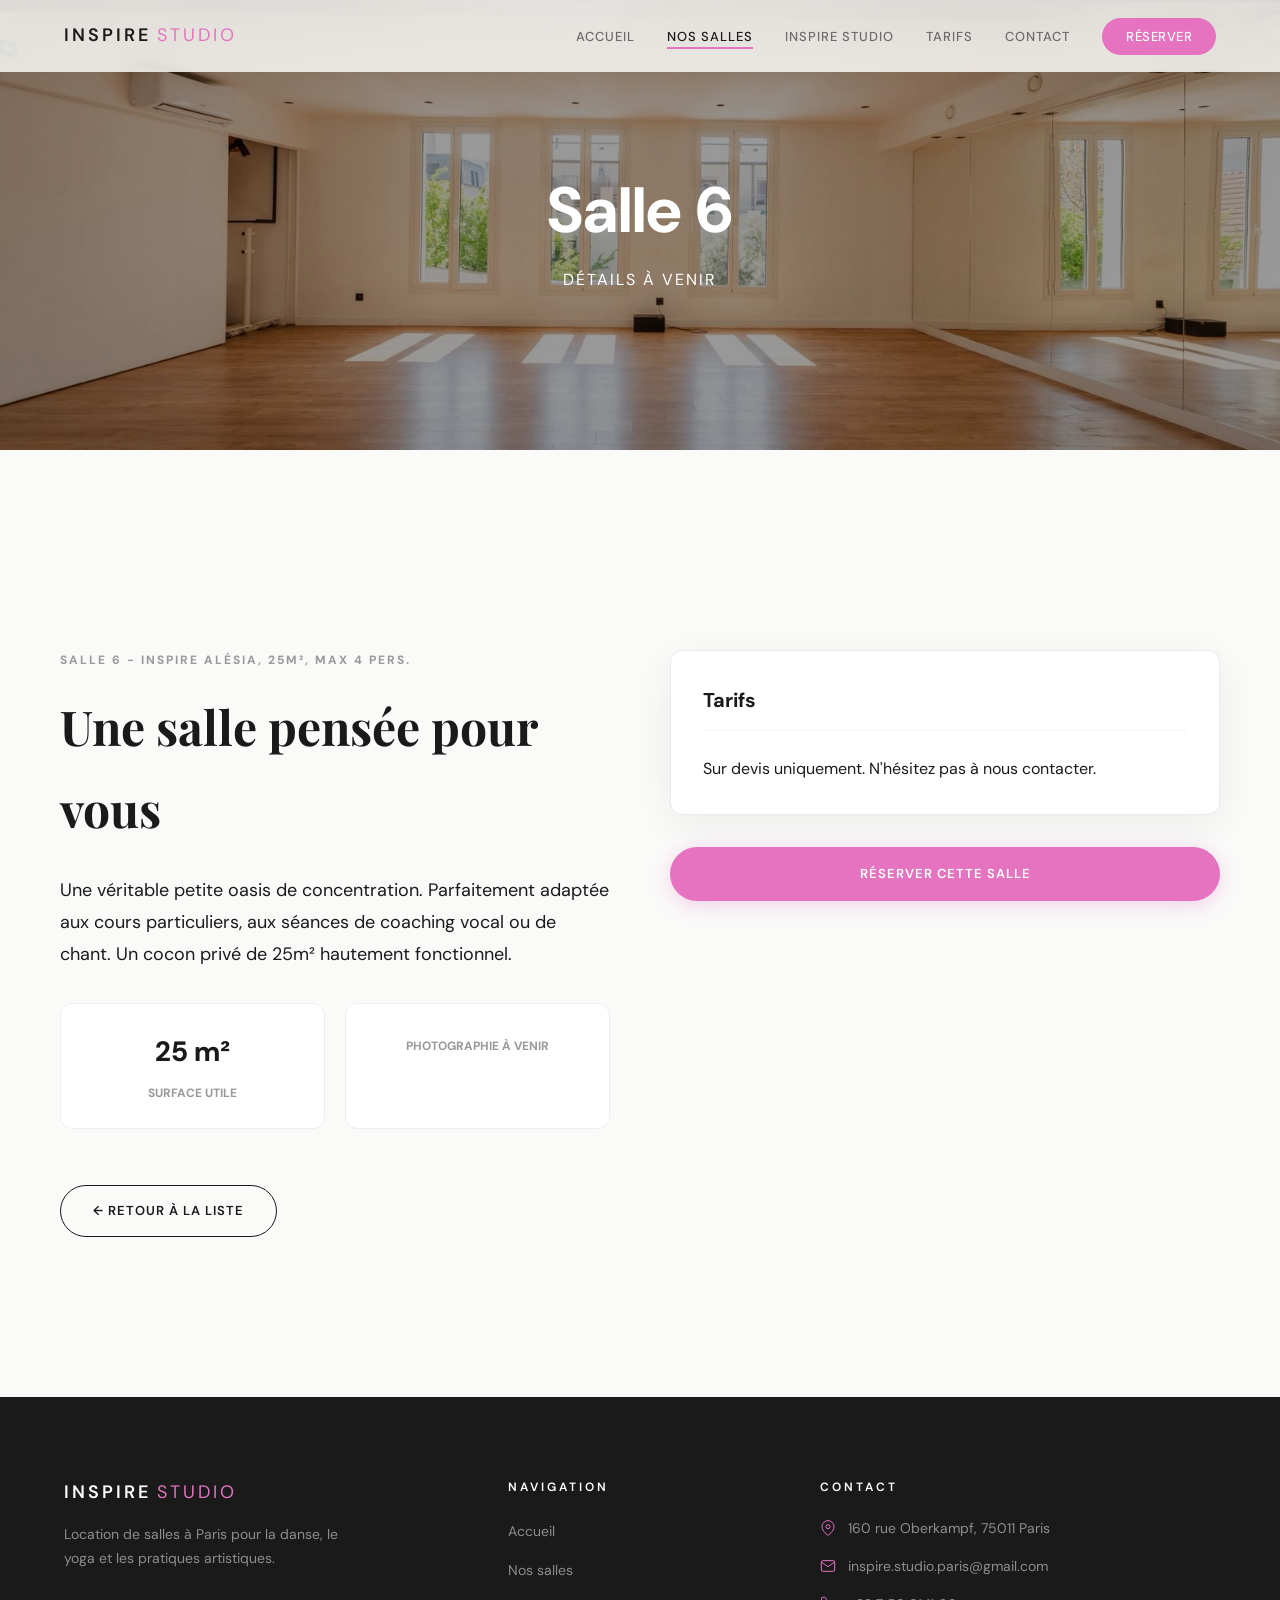
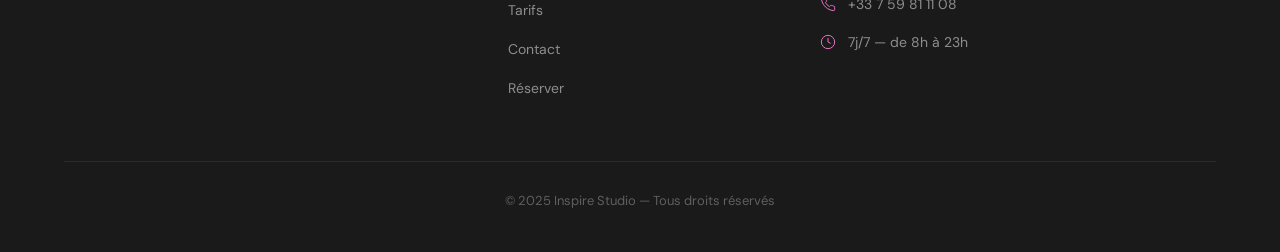
<file: salle6.html>
<!DOCTYPE html>
<html lang="fr">

<head>
    <meta charset="UTF-8">
    <meta name="viewport" content="width=device-width, initial-scale=1.0">
    <title>Inspire Studio — Location de Salles à Paris | Danse, Yoga, Bien-être</title>
    <meta name="description"
        content="Inspire Studio : location de salles à Paris pour la danse, le yoga, le bien-être et les pratiques artistiques. Espaces lumineux et inspirants au cœur d'Oberkampf.">
    <meta name="keywords"
        content="location salle Paris, studio danse Paris, salle yoga Paris, Oberkampf, bien-être, pratiques artistiques">
    <link rel="preconnect" href="https://fonts.googleapis.com">
    <link rel="preconnect" href="https://fonts.gstatic.com" crossorigin>
    <link
        href="https://fonts.googleapis.com/css2?family=DM+Sans:ital,opsz,wght@0,9..40,300;0,9..40,400;0,9..40,500;0,9..40,600;1,9..40,300;1,9..40,400&family=Playfair+Display:ital,wght@0,400;0,500;0,600;0,700;1,400;1,500&display=swap"
        rel="stylesheet">
    <link rel="stylesheet" href="styles.css">
</head>

<body>

    <!-- ==================== HEADER ==================== -->
    <header class="site-header" id="site-header">
        <div class="header-inner">
            <a href="index.html" class="logo" aria-label="Inspire Studio — Accueil">
                <span class="logo-text">INSPIRE</span>
                <span class="logo-accent">STUDIO</span>
            </a>
            <nav class="main-nav" id="main-nav" aria-label="Navigation principale">
                <ul class="nav-list">
                    <li><a href="index.html" class="nav-link">Accueil</a></li>
                    <li><a href="salles.html" class="nav-link active">Nos salles</a></li>
                    <li><a href="inspire.html" class="nav-link">Inspire Studio</a></li>
                    <li><a href="tarifs.html" class="nav-link">Tarifs</a></li>
                    <li><a href="#" class="nav-link">Contact</a></li>
                    <li><a href="#" class="nav-link nav-cta">Réserver</a></li>
                </ul>
            </nav>
            <button class="mobile-menu-toggle" id="mobile-menu-toggle" aria-label="Ouvrir le menu"
                aria-expanded="false">
                <span class="hamburger-line"></span>
                <span class="hamburger-line"></span>
                <span class="hamburger-line"></span>
            </button>
        </div>
    </header>
    <main>
        <section class="hero hero-salles reveal" style="height: 50vh; display:flex; align-items:center; justify-content:center;">
             <div class="hero-salles-bg" style="background-image: url('photos%20salles/photo1.jpg'); filter:brightness(0.6);"></div>
             <div class="hero-salles-content" style="text-align:center;">
                 <h1 style="color:#fff; font-size:4rem;">Salle 6</h1>
                 <p style="color:#fff; letter-spacing:2px; text-transform:uppercase;">Détails à venir</p>
             </div>
        </section>
        
    <section class="section" style="background: #fafaf9; padding-bottom: 100px;">
        
<style>
.salle-split-layout { display: grid; grid-template-columns: 1fr 1fr; gap: 60px; align-items: start; max-width: 1200px; margin: 60px auto; padding: 0 20px; text-align: left; }
@media (max-width: 900px) { .salle-split-layout { grid-template-columns: 1fr; gap: 40px; } }
.salle-pitch { font-size: 18px; line-height: 1.8; color: var(--color-text); margin-bottom: 32px; }
.salle-highlights { display: grid; grid-template-columns: 1fr 1fr; gap: 20px; margin-bottom: 40px; }
.highlight-box { background: #fff; padding: 24px; border-radius: 12px; border: 1px solid #eee; text-align: center; }
.highlight-val { font-size: 28px; font-weight: 800; color: var(--color-primary); margin-bottom: 8px; }
.highlight-lbl { font-size: 12px; text-transform: uppercase; font-weight: 700; color: var(--color-text-light); }
.salle-pricing-pane { display: flex; flex-direction: column; gap: 32px; }
.pricing-card { background: #fff; border: 1px solid #eaeaea; border-radius: 12px; padding: 32px; box-shadow: 0 10px 40px rgba(0,0,0,0.06); }
.pricing-card h3 { font-family: inherit; font-size: 20px; margin-bottom: 24px; color: var(--color-primary); border-bottom: 2px solid #f9f9f9; padding-bottom: 12px; }
.pricing-line { display: flex; justify-content: space-between; padding: 12px 0; border-bottom: 1px dashed #f1f1f1; font-size: 15px; }
.pricing-line:last-child { border-bottom: none; }
.pricing-line .time { font-weight: 500; color: var(--color-text-light); }
.pricing-line .price { font-weight: 700; color: var(--color-text); }
</style>

        <div class="salle-split-layout">
            <div class="salle-info-pane">
                <p style="color:var(--color-text-light); text-transform:uppercase; letter-spacing:2px; font-size:12px; font-weight:700; margin-bottom:16px;">Salle 6 - Inspire Alésia, 25m², Max 4 Pers.</p>
                <h2 style="font-size: 3rem; margin-bottom: 24px; font-family:var(--font-heading);">Une salle pensée pour vous</h2>
                <p class="salle-pitch">Une véritable petite oasis de concentration. Parfaitement adaptée aux cours particuliers, aux séances de coaching vocal ou de chant. Un cocon privé de 25m² hautement fonctionnel.</p>
                <div class="salle-highlights">
                    <div class="highlight-box"><div class="highlight-val">25 m²</div><div class="highlight-lbl">Surface utile</div></div>
                    <div class="highlight-box"><div class="highlight-val"><i class="fas fa-camera"></i></div><div class="highlight-lbl">Photographie à venir</div></div>
                </div>
                <a href="salles.html" class="btn btn-outline" style="margin-top: 16px;">← Retour à la liste</a>
            </div>
            <div class="salle-pricing-pane">
                <div class="pricing-card"><h3>Tarifs</h3><p>Sur devis uniquement. N'hésitez pas à nous contacter.</p></div>
                <a href="index.html#contact" class="btn btn-primary" style="justify-content:center; padding:16px;">Réserver cette salle</a>
            </div>
        </div>
    </section>
    
    </main>
<footer class="site-footer" id="footer">
        <div class="container">
            <div class="footer-grid">
                <div class="footer-brand">
                    <div class="footer-logo">
                        <span class="logo-text">INSPIRE</span>
                        <span class="logo-accent">STUDIO</span>
                    </div>
                    <p class="footer-tagline">Location de salles à Paris pour la danse, le yoga et les pratiques
                        artistiques.</p>
                </div>
                <div class="footer-nav">
                    <h4>Navigation</h4>
                    <ul>
                        <li><a href="#">Accueil</a></li>
                        <li><a href="#">Nos salles</a></li>
                        <li><a href="tarifs.html">Tarifs</a></li>
                        <li><a href="#">Contact</a></li>
                        <li><a href="#">Réserver</a></li>
                    </ul>
                </div>
                <div class="footer-contact">
                    <h4>Contact</h4>
                    <ul>
                        <li>
                            <svg width="16" height="16" viewBox="0 0 24 24" fill="none" stroke="currentColor"
                                stroke-width="1.5">
                                <path d="M21 10c0 7-9 13-9 13s-9-6-9-13a9 9 0 0118 0z" />
                                <circle cx="12" cy="10" r="3" />
                            </svg>
                            160 rue Oberkampf, 75011 Paris
                        </li>
                        <li>
                            <svg width="16" height="16" viewBox="0 0 24 24" fill="none" stroke="currentColor"
                                stroke-width="1.5">
                                <path d="M4 4h16c1.1 0 2 .9 2 2v12c0 1.1-.9 2-2 2H4c-1.1 0-2-.9-2-2V6c0-1.1.9-2 2-2z" />
                                <polyline points="22,6 12,13 2,6" />
                            </svg>
                            <a href="mailto:inspire.studio.paris@gmail.com">inspire.studio.paris@gmail.com</a>
                        </li>
                        <li>
                            <svg width="16" height="16" viewBox="0 0 24 24" fill="none" stroke="currentColor"
                                stroke-width="1.5">
                                <path
                                    d="M22 16.92v3a2 2 0 01-2.18 2 19.79 19.79 0 01-8.63-3.07 19.5 19.5 0 01-6-6 19.79 19.79 0 01-3.07-8.67A2 2 0 014.11 2h3a2 2 0 012 1.72 12.84 12.84 0 00.7 2.81 2 2 0 01-.45 2.11L8.09 9.91a16 16 0 006 6l1.27-1.27a2 2 0 012.11-.45 12.84 12.84 0 002.81.7A2 2 0 0122 16.92z" />
                            </svg>
                            <a href="tel:+33759811108">+33 7 59 81 11 08</a>
                        </li>
                        <li>
                            <svg width="16" height="16" viewBox="0 0 24 24" fill="none" stroke="currentColor"
                                stroke-width="1.5">
                                <circle cx="12" cy="12" r="10" />
                                <polyline points="12 6 12 12 16 14" />
                            </svg>
                            7j/7 — de 8h à 23h
                        </li>
                    </ul>
                </div>
            </div>
            <div class="footer-bottom">
                <p>&copy; 2025 Inspire Studio — Tous droits réservés</p>
            </div>
        </div>
    </footer>

    <script src="scripts.js"></script>
</body>

</html>
</file>
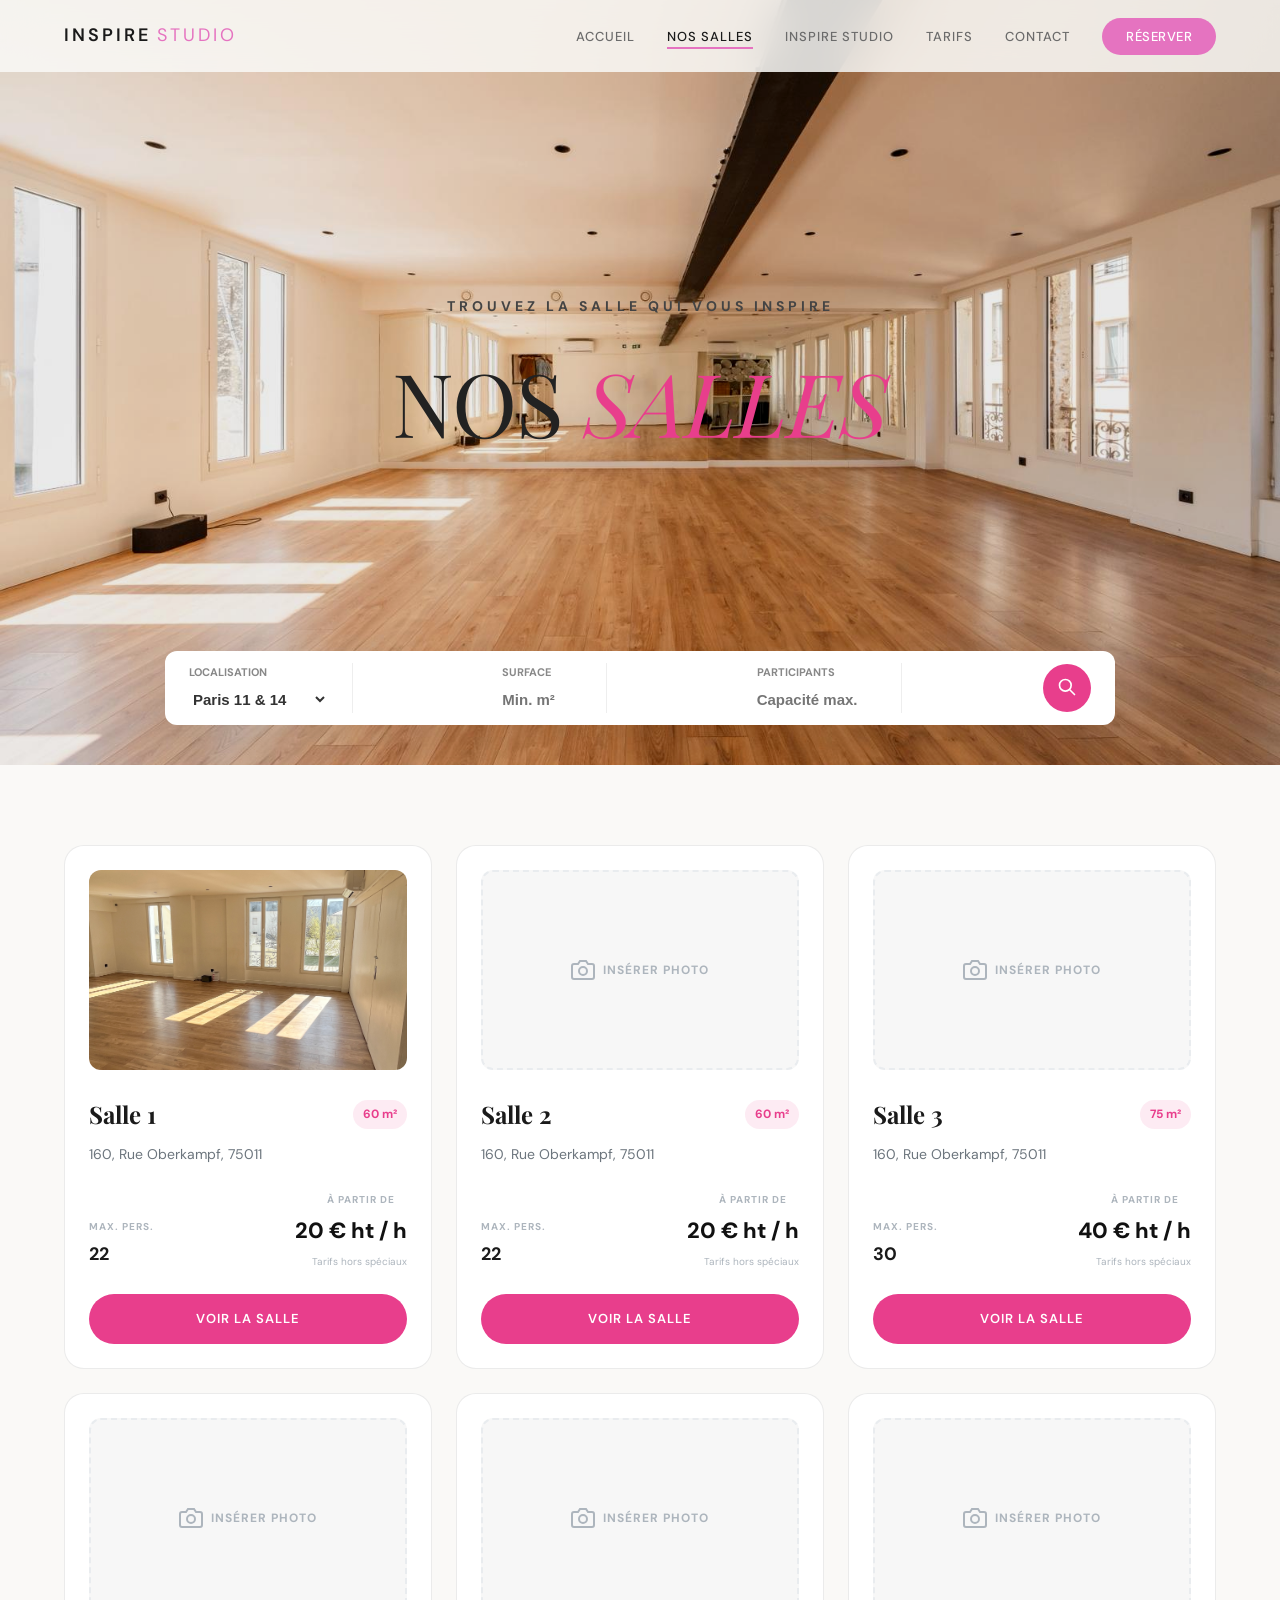
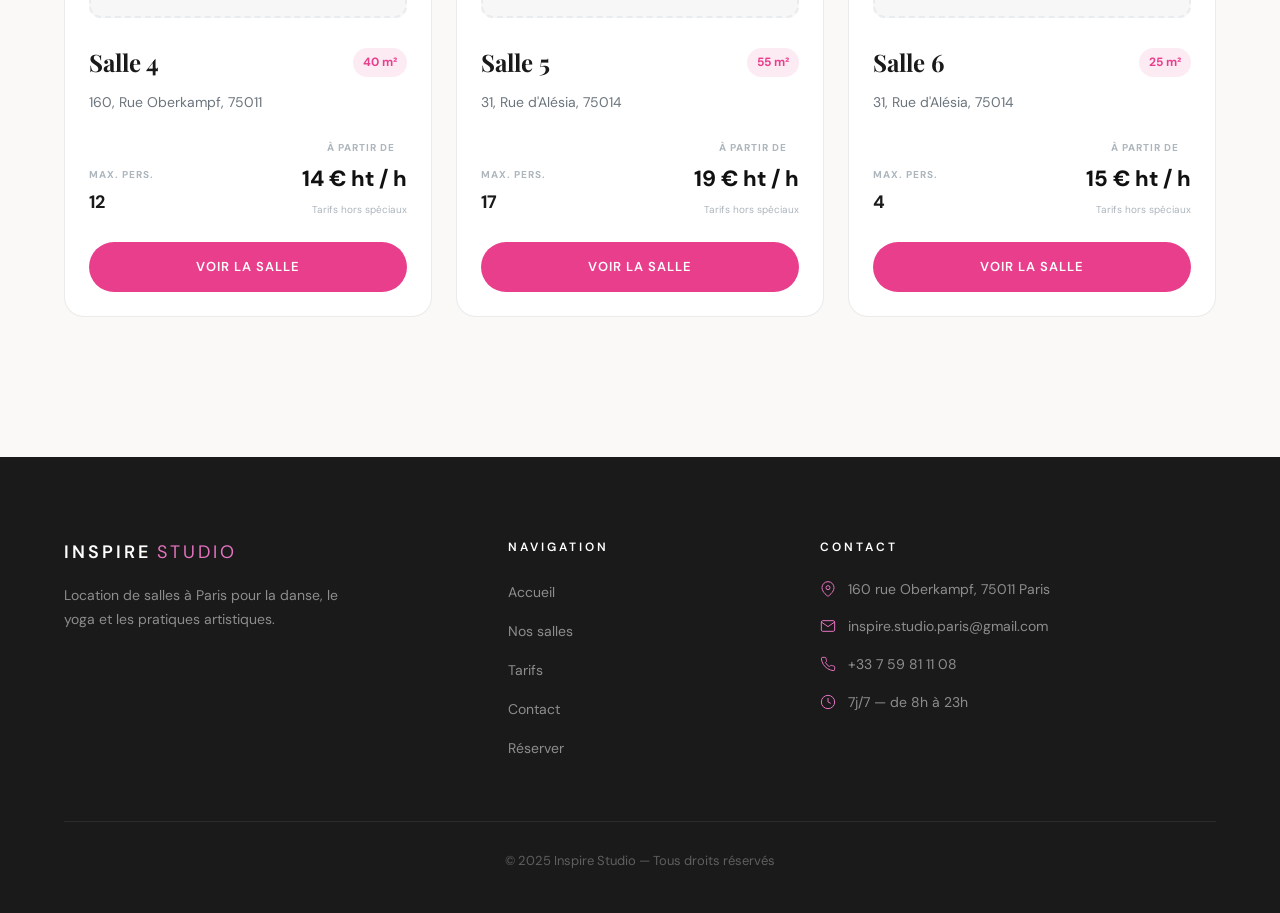
<file: salles.html>
<!DOCTYPE html>
<html lang="fr">

<head>
    <meta charset="UTF-8">
    <meta name="viewport" content="width=device-width, initial-scale=1.0">
    <title>Inspire Studio — Location de Salles à Paris | Danse, Yoga, Bien-être</title>
    <meta name="description"
        content="Inspire Studio : location de salles à Paris pour la danse, le yoga, le bien-être et les pratiques artistiques. Espaces lumineux et inspirants au cœur d'Oberkampf.">
    <meta name="keywords"
        content="location salle Paris, studio danse Paris, salle yoga Paris, Oberkampf, bien-être, pratiques artistiques">
    <link rel="preconnect" href="https://fonts.googleapis.com">
    <link rel="preconnect" href="https://fonts.gstatic.com" crossorigin>
    <link
        href="https://fonts.googleapis.com/css2?family=DM+Sans:ital,opsz,wght@0,9..40,300;0,9..40,400;0,9..40,500;0,9..40,600;1,9..40,300;1,9..40,400&family=Playfair+Display:ital,wght@0,400;0,500;0,600;0,700;1,400;1,500&display=swap"
        rel="stylesheet">
    <link rel="stylesheet" href="styles.css">

<style>
.card-gallery {
  display: flex;
  overflow-x: auto;
  scroll-snap-type: x mandatory;
  scroll-behavior: smooth;
  -webkit-overflow-scrolling: touch;
  scrollbar-width: none;
  border-radius: 12px;
  grid-gap: 8px; /* for safe gap */
  margin-bottom: 24px;
}
.card-gallery::-webkit-scrollbar { display: none; }
.card-gallery img {
  scroll-snap-align: center;
  flex: 0 0 100%;
  height: 200px;
  object-fit: cover;
  border-radius: 12px;
}
.scroll-hint { position:absolute; right:10px; bottom:10px; background:rgba(0,0,0,0.5); color:#fff; border-radius:30px; padding:4px 12px; font-size:10px; font-weight:700; pointer-events:none; }
</style>



<style>
/* Mobile optimization for the Search Pill v3 */
@media (max-width: 768px) {
    /* Compress the typography so NOS SALLES remains prominent and doesn't wrap awkwardly */
    .hero-title {
        font-size: 3.5rem !important;
        margin-top: -40px !important;
    }

    /* Fix overflow clipping bug on the hero container so the pill can escape the frame */
    .hero-salles {
        overflow: visible !important;
    }

    /* Push the massive vertical pill downwards completely outside the hero bounds */
    .search-pill-container {
        top: 100% !important;
        bottom: auto !important;
        margin-top: -30px !important; /* overlap just a tiny bit for the float effect */
        width: 90% !important;
    }
    
    /* Pad the directory section below to accommodate the floating card */
    .salles-directory {
        padding-top: 320px !important;
    }

    .search-pill { 
        flex-direction: column !important; 
        align-items: stretch !important; 
        padding: 24px !important; 
        border-radius: 16px !important;
    }
    .search-pill-group {
        border-right: none !important;
        border-bottom: 1px solid #eaeaea !important;
        padding: 16px 0 !important;
        width: 100% !important;
    }
    .search-pill-group:nth-last-of-type(2) {
        border-bottom: none !important;
        padding-bottom: 0 !important;
    }
    .search-pill-group select, 
    .search-pill-group input {
        width: 100% !important;
        margin-top: 6px;
        font-size: 16px !important;
    }

    /* Perfect flex alignment for the Search Button */
    #btn-search {
        width: 100% !important;
        border-radius: 12px !important;
        margin-left: 0 !important;
        margin-top: 24px !important;
        height: 56px !important;
        display: flex !important;
        justify-content: center !important;
        align-items: center !important;
        gap: 12px;
    }
    #btn-search svg {
        margin: 0 !important; /* Remove margin:auto that destroyed flex layout */
        flex-shrink: 0;
    }
    #btn-search::after {
        content: 'Rechercher';
        font-weight: 700;
        font-family: var(--font-body);
        font-size: 16px;
        letter-spacing: 0.5px;
    }
}
</style>
</head>


<body>

    <!-- ==================== HEADER ==================== -->
    <header class="site-header" id="site-header">
        <div class="header-inner">
            <a href="index.html" class="logo" aria-label="Inspire Studio — Accueil">
                <span class="logo-text">INSPIRE</span>
                <span class="logo-accent">STUDIO</span>
            </a>
            <nav class="main-nav" id="main-nav" aria-label="Navigation principale">
                <ul class="nav-list">
                    <li><a href="index.html" class="nav-link">Accueil</a></li>
                    <li><a href="salles.html" class="nav-link active">Nos salles</a></li>
                    <li><a href="inspire.html" class="nav-link">Inspire Studio</a></li>
                    <li><a href="tarifs.html" class="nav-link">Tarifs</a></li>
                    <li><a href="#" class="nav-link">Contact</a></li>
                    <li><a href="#" class="nav-link nav-cta">Réserver</a></li>
                </ul>
            </nav>
            <button class="mobile-menu-toggle" id="mobile-menu-toggle" aria-label="Ouvrir le menu"
                aria-expanded="false">
                <span class="hamburger-line"></span>
                <span class="hamburger-line"></span>
                <span class="hamburger-line"></span>
            </button>
        </div>
    </header>
    <main>
        <!-- Hero Section -->
        <section class="hero hero-salles reveal" style="height: 85vh !important; min-height: 600px !important; display:flex; align-items:center; justify-content:center; position:relative;">
            <div class="hero-salles-bg" style="background-image: url('photos%20salles/photo2.jpg'); background-position: center; background-size: cover; filter: brightness(0.9) contrast(1.05);"></div>
            <div class="hero-salles-overlay"></div>
            <div class="hero-salles-content" style="text-align:center;">
                <p class="hero-subtitle" style="text-transform:uppercase; letter-spacing:4px; font-weight:700; color:#444; font-size:14px;">Trouvez la salle qui vous inspire</p>
                <h1 class="hero-title" style="font-size: 5.5rem; margin-top:10px; font-family:var(--font-heading); color:#222; font-weight:400;">
                    NOS <span style="color:#e83e8c !important; font-style:italic !important; font-family: 'Playfair Display', serif !important;">SALLES</span>
                </h1>
            </div>
            
            <div class="search-pill-container" style="display:flex; justify-content:center; position:absolute; bottom:40px; left:50%; transform:translateX(-50%); z-index:100; width:90%; max-width:950px; margin:0;">
                <div class="search-pill" style="display:flex; align-items:center; justify-content:space-between; background:#fff; border-radius:12px; box-shadow:0 15px 50px rgba(0,0,0,0.1); padding:12px 24px; flex-wrap:wrap; width:100%;">
                    <div class="search-pill-group" style="padding-right:24px; border-right:1px solid #eee;">
                        <div style="font-size:11px; font-weight:700; color:#888; text-transform:uppercase; margin-bottom:4px;">Localisation</div>
                        <select id="filter-loc" style="border:none; outline:none; font-weight:600; font-size:15px; color:#333; background:transparent; width:100%;"><option>Paris 11 & 14</option><option>Oberkampf (11e)</option><option>Alésia (14e)</option></select>
                    </div>
                    <div class="search-pill-group" style="padding:0 24px; border-right:1px solid #eee;">
                        <div style="font-size:11px; font-weight:700; color:#888; text-transform:uppercase; margin-bottom:4px;">Surface</div>
                        <input id="filter-surface" type="number" placeholder="Min. m²" style="border:none; outline:none; font-weight:600; font-size:15px; color:#333; width:80px; background:transparent;">
                    </div>
                    <div class="search-pill-group" style="padding:0 24px; border-right:1px solid #eee;">
                        <div style="font-size:11px; font-weight:700; color:#888; text-transform:uppercase; margin-bottom:4px;">Participants</div>
                        <input id="filter-cap" type="number" placeholder="Capacité max." style="border:none; outline:none; font-weight:600; font-size:15px; color:#333; width:120px; background:transparent;">
                    </div>
                    <button id="btn-search" style="background:#e83e8c; color:#fff; border:none;border-radius:50%; width:48px; height:48px; margin-left:16px; cursor:pointer;" aria-label="Rechercher">
                        <svg width="20" height="20" fill="none" stroke="currentColor" stroke-width="2" viewBox="0 0 24 24" style="margin:auto;"><path stroke-linecap="round" stroke-linejoin="round" d="M21 21l-6-6m2-5a7 7 0 11-14 0 7 7 0 0114 0z"></path></svg>
                    </button>
                </div>
            </div>
        </section>

        <!-- Salles Directory Section -->
        <section class="section salles-directory" id="salles-directory" style="background:var(--color-bg); padding-top:80px;">
            <div class="container" style="max-width: 1200px; margin:auto;">

<div class="room-grid">

                    <article class="room-card reveal" style="padding: 24px; display:flex; flex-direction:column;">
                        

<div class="card-slider" style="position:relative; width:100%; height:200px; border-radius:12px; overflow:hidden; margin-bottom:24px;" onmouseover="this.querySelector('.cs-nav').style.opacity='1'" onmouseout="this.querySelector('.cs-nav').style.opacity='0'">
   <a href="salle1.html" style="display:block; width:100%; height:100%;">
       <img id="cs-img-1" src="salle1/salle-vide-vue-large-fenetres-et-poutre.jpeg" style="width:100%; height:100%; object-fit:cover; transition: opacity 0.3s ease;">
   </a>
   <div class="cs-nav" style="opacity:0; transition:opacity 0.2s;">
      <button onclick="prevCS(event, 1)" style="position:absolute; left:8px; top:50%; transform:translateY(-50%); background:#fff; border:none; width:32px; height:32px; border-radius:50%; cursor:pointer; box-shadow:0 2px 8px rgba(0,0,0,0.2); font-size:14px; color:#333; z-index:10;">❮</button>
      <button onclick="nextCS(event, 1)" style="position:absolute; right:8px; top:50%; transform:translateY(-50%); background:#fff; border:none; width:32px; height:32px; border-radius:50%; cursor:pointer; box-shadow:0 2px 8px rgba(0,0,0,0.2); font-size:14px; color:#333; z-index:10;">❯</button>
   </div>
</div>

                        <div class="room-title-wrapper" style="display:flex; align-items:center; justify-content:space-between; margin-bottom: 8px;">
                            <h3 class="room-title" style="margin-bottom:0; font-family:var(--font-heading); font-size:24px;">Salle 1</h3>

                            <span class="room-area" style="font-size:12px; background: rgba(232, 62, 140, 0.1); color: #e83e8c; padding: 4px 10px; border-radius: 20px; font-weight: 700;">60 m²</span>
                        </div>
                        <p class="room-address" style="color:#6c757d; font-size:14px; margin-bottom:24px;">160, Rue Oberkampf, 75011</p>
                        <div class="room-details" style="display:flex; justify-content:space-between; align-items:flex-end; margin-bottom:24px; flex-grow:1;">
                            <div class="detail-item" style="display:flex; flex-direction:column;">
                                <span class="detail-label" style="font-size:10px; color:#adb5bd; font-weight:700; text-transform:uppercase;">MAX. Pers.</span>
                                <span class="detail-val" style="font-size:18px; font-weight:700;">22</span>
                            </div>
                            <div class="detail-price" style="display:flex; flex-direction:column; text-align:right;">
                                <span class="price-label" style="font-size:10px; color:#adb5bd; font-weight:700; text-transform:uppercase;">à partir de</span>
                                <span class="price-val" style="font-size:22px; font-weight:800; color:#111;">20 € ht / h</span>
                                <span class="price-sub" style="font-size:10px; color:#adb5bd;">Tarifs hors spéciaux</span>
                            </div>
                        </div>
                        <div class="room-footer">
                            <a href="salle1.html" class="btn" style="width:100%; display:flex; justify-content:center; padding:14px; background:#e83e8c; color:#fff; border-radius:50px; font-weight:600; text-decoration:none;">VOIR LA SALLE</a>
                        </div>
                    </article>


                    <article class="room-card reveal" style="padding: 24px; display:flex; flex-direction:column;">
                        <div class="room-img" style="height: 200px; background-color: #f7f7f7; border-radius: 12px; margin-bottom: 24px; display:flex; align-items:center; justify-content:center; color:#adb5bd; font-size:12px; font-weight:700; text-transform:uppercase; letter-spacing:1px; border:2px dashed #e9ecef;">
                            <svg width="24" height="24" fill="none" stroke="currentColor" stroke-width="2" viewBox="0 0 24 24" style="margin-right:8px;"><path d="M23 19a2 2 0 0 1-2 2H3a2 2 0 0 1-2-2V8a2 2 0 0 1 2-2h4l2-3h6l2 3h4a2 2 0 0 1 2 2z"></path><circle cx="12" cy="13" r="4"></circle></svg> Insérer Photo
                        </div>
                        <div class="room-title-wrapper" style="display:flex; align-items:center; justify-content:space-between; margin-bottom: 8px;">
                            <h3 class="room-title" style="margin-bottom:0; font-family:var(--font-heading); font-size:24px;">Salle 2</h3>
                            <span class="room-area" style="font-size:12px; background: rgba(232, 62, 140, 0.1); color: #e83e8c; padding: 4px 10px; border-radius: 20px; font-weight: 700;">60 m²</span>
                        </div>
                        <p class="room-address" style="color:#6c757d; font-size:14px; margin-bottom:24px;">160, Rue Oberkampf, 75011</p>
                        <div class="room-details" style="display:flex; justify-content:space-between; align-items:flex-end; margin-bottom:24px; flex-grow:1;">
                            <div class="detail-item" style="display:flex; flex-direction:column;">
                                <span class="detail-label" style="font-size:10px; color:#adb5bd; font-weight:700; text-transform:uppercase;">MAX. Pers.</span>
                                <span class="detail-val" style="font-size:18px; font-weight:700;">22</span>
                            </div>
                            <div class="detail-price" style="display:flex; flex-direction:column; text-align:right;">
                                <span class="price-label" style="font-size:10px; color:#adb5bd; font-weight:700; text-transform:uppercase;">à partir de</span>
                                <span class="price-val" style="font-size:22px; font-weight:800; color:#111;">20 € ht / h</span>
                                <span class="price-sub" style="font-size:10px; color:#adb5bd;">Tarifs hors spéciaux</span>
                            </div>
                        </div>
                        <div class="room-footer">
                            <a href="salle2.html" class="btn" style="width:100%; display:flex; justify-content:center; padding:14px; background:#e83e8c; color:#fff; border-radius:50px; font-weight:600; text-decoration:none;">VOIR LA SALLE</a>
                        </div>
                    </article>


                    <article class="room-card reveal" style="padding: 24px; display:flex; flex-direction:column;">
                        <div class="room-img" style="height: 200px; background-color: #f7f7f7; border-radius: 12px; margin-bottom: 24px; display:flex; align-items:center; justify-content:center; color:#adb5bd; font-size:12px; font-weight:700; text-transform:uppercase; letter-spacing:1px; border:2px dashed #e9ecef;">
                            <svg width="24" height="24" fill="none" stroke="currentColor" stroke-width="2" viewBox="0 0 24 24" style="margin-right:8px;"><path d="M23 19a2 2 0 0 1-2 2H3a2 2 0 0 1-2-2V8a2 2 0 0 1 2-2h4l2-3h6l2 3h4a2 2 0 0 1 2 2z"></path><circle cx="12" cy="13" r="4"></circle></svg> Insérer Photo
                        </div>
                        <div class="room-title-wrapper" style="display:flex; align-items:center; justify-content:space-between; margin-bottom: 8px;">
                            <h3 class="room-title" style="margin-bottom:0; font-family:var(--font-heading); font-size:24px;">Salle 3</h3>
                            <span class="room-area" style="font-size:12px; background: rgba(232, 62, 140, 0.1); color: #e83e8c; padding: 4px 10px; border-radius: 20px; font-weight: 700;">75 m²</span>
                        </div>
                        <p class="room-address" style="color:#6c757d; font-size:14px; margin-bottom:24px;">160, Rue Oberkampf, 75011</p>
                        <div class="room-details" style="display:flex; justify-content:space-between; align-items:flex-end; margin-bottom:24px; flex-grow:1;">
                            <div class="detail-item" style="display:flex; flex-direction:column;">
                                <span class="detail-label" style="font-size:10px; color:#adb5bd; font-weight:700; text-transform:uppercase;">MAX. Pers.</span>
                                <span class="detail-val" style="font-size:18px; font-weight:700;">30</span>
                            </div>
                            <div class="detail-price" style="display:flex; flex-direction:column; text-align:right;">
                                <span class="price-label" style="font-size:10px; color:#adb5bd; font-weight:700; text-transform:uppercase;">à partir de</span>
                                <span class="price-val" style="font-size:22px; font-weight:800; color:#111;">40 € ht / h</span>
                                <span class="price-sub" style="font-size:10px; color:#adb5bd;">Tarifs hors spéciaux</span>
                            </div>
                        </div>
                        <div class="room-footer">
                            <a href="salle3.html" class="btn" style="width:100%; display:flex; justify-content:center; padding:14px; background:#e83e8c; color:#fff; border-radius:50px; font-weight:600; text-decoration:none;">VOIR LA SALLE</a>
                        </div>
                    </article>


                    <article class="room-card reveal" style="padding: 24px; display:flex; flex-direction:column;">
                        <div class="room-img" style="height: 200px; background-color: #f7f7f7; border-radius: 12px; margin-bottom: 24px; display:flex; align-items:center; justify-content:center; color:#adb5bd; font-size:12px; font-weight:700; text-transform:uppercase; letter-spacing:1px; border:2px dashed #e9ecef;">
                            <svg width="24" height="24" fill="none" stroke="currentColor" stroke-width="2" viewBox="0 0 24 24" style="margin-right:8px;"><path d="M23 19a2 2 0 0 1-2 2H3a2 2 0 0 1-2-2V8a2 2 0 0 1 2-2h4l2-3h6l2 3h4a2 2 0 0 1 2 2z"></path><circle cx="12" cy="13" r="4"></circle></svg> Insérer Photo
                        </div>
                        <div class="room-title-wrapper" style="display:flex; align-items:center; justify-content:space-between; margin-bottom: 8px;">
                            <h3 class="room-title" style="margin-bottom:0; font-family:var(--font-heading); font-size:24px;">Salle 4</h3>
                            <span class="room-area" style="font-size:12px; background: rgba(232, 62, 140, 0.1); color: #e83e8c; padding: 4px 10px; border-radius: 20px; font-weight: 700;">40 m²</span>
                        </div>
                        <p class="room-address" style="color:#6c757d; font-size:14px; margin-bottom:24px;">160, Rue Oberkampf, 75011</p>
                        <div class="room-details" style="display:flex; justify-content:space-between; align-items:flex-end; margin-bottom:24px; flex-grow:1;">
                            <div class="detail-item" style="display:flex; flex-direction:column;">
                                <span class="detail-label" style="font-size:10px; color:#adb5bd; font-weight:700; text-transform:uppercase;">MAX. Pers.</span>
                                <span class="detail-val" style="font-size:18px; font-weight:700;">12</span>
                            </div>
                            <div class="detail-price" style="display:flex; flex-direction:column; text-align:right;">
                                <span class="price-label" style="font-size:10px; color:#adb5bd; font-weight:700; text-transform:uppercase;">à partir de</span>
                                <span class="price-val" style="font-size:22px; font-weight:800; color:#111;">14 € ht / h</span>
                                <span class="price-sub" style="font-size:10px; color:#adb5bd;">Tarifs hors spéciaux</span>
                            </div>
                        </div>
                        <div class="room-footer">
                            <a href="salle4.html" class="btn" style="width:100%; display:flex; justify-content:center; padding:14px; background:#e83e8c; color:#fff; border-radius:50px; font-weight:600; text-decoration:none;">VOIR LA SALLE</a>
                        </div>
                    </article>


                    <article class="room-card reveal" style="padding: 24px; display:flex; flex-direction:column;">
                        <div class="room-img" style="height: 200px; background-color: #f7f7f7; border-radius: 12px; margin-bottom: 24px; display:flex; align-items:center; justify-content:center; color:#adb5bd; font-size:12px; font-weight:700; text-transform:uppercase; letter-spacing:1px; border:2px dashed #e9ecef;">
                            <svg width="24" height="24" fill="none" stroke="currentColor" stroke-width="2" viewBox="0 0 24 24" style="margin-right:8px;"><path d="M23 19a2 2 0 0 1-2 2H3a2 2 0 0 1-2-2V8a2 2 0 0 1 2-2h4l2-3h6l2 3h4a2 2 0 0 1 2 2z"></path><circle cx="12" cy="13" r="4"></circle></svg> Insérer Photo
                        </div>
                        <div class="room-title-wrapper" style="display:flex; align-items:center; justify-content:space-between; margin-bottom: 8px;">
                            <h3 class="room-title" style="margin-bottom:0; font-family:var(--font-heading); font-size:24px;">Salle 5</h3>
                            <span class="room-area" style="font-size:12px; background: rgba(232, 62, 140, 0.1); color: #e83e8c; padding: 4px 10px; border-radius: 20px; font-weight: 700;">55 m²</span>
                        </div>
                        <p class="room-address" style="color:#6c757d; font-size:14px; margin-bottom:24px;">31, Rue d'Alésia, 75014</p>
                        <div class="room-details" style="display:flex; justify-content:space-between; align-items:flex-end; margin-bottom:24px; flex-grow:1;">
                            <div class="detail-item" style="display:flex; flex-direction:column;">
                                <span class="detail-label" style="font-size:10px; color:#adb5bd; font-weight:700; text-transform:uppercase;">MAX. Pers.</span>
                                <span class="detail-val" style="font-size:18px; font-weight:700;">17</span>
                            </div>
                            <div class="detail-price" style="display:flex; flex-direction:column; text-align:right;">
                                <span class="price-label" style="font-size:10px; color:#adb5bd; font-weight:700; text-transform:uppercase;">à partir de</span>
                                <span class="price-val" style="font-size:22px; font-weight:800; color:#111;">19 € ht / h</span>
                                <span class="price-sub" style="font-size:10px; color:#adb5bd;">Tarifs hors spéciaux</span>
                            </div>
                        </div>
                        <div class="room-footer">
                            <a href="salle5.html" class="btn" style="width:100%; display:flex; justify-content:center; padding:14px; background:#e83e8c; color:#fff; border-radius:50px; font-weight:600; text-decoration:none;">VOIR LA SALLE</a>
                        </div>
                    </article>


                    <article class="room-card reveal" style="padding: 24px; display:flex; flex-direction:column;">
                        <div class="room-img" style="height: 200px; background-color: #f7f7f7; border-radius: 12px; margin-bottom: 24px; display:flex; align-items:center; justify-content:center; color:#adb5bd; font-size:12px; font-weight:700; text-transform:uppercase; letter-spacing:1px; border:2px dashed #e9ecef;">
                            <svg width="24" height="24" fill="none" stroke="currentColor" stroke-width="2" viewBox="0 0 24 24" style="margin-right:8px;"><path d="M23 19a2 2 0 0 1-2 2H3a2 2 0 0 1-2-2V8a2 2 0 0 1 2-2h4l2-3h6l2 3h4a2 2 0 0 1 2 2z"></path><circle cx="12" cy="13" r="4"></circle></svg> Insérer Photo
                        </div>
                        <div class="room-title-wrapper" style="display:flex; align-items:center; justify-content:space-between; margin-bottom: 8px;">
                            <h3 class="room-title" style="margin-bottom:0; font-family:var(--font-heading); font-size:24px;">Salle 6</h3>
                            <span class="room-area" style="font-size:12px; background: rgba(232, 62, 140, 0.1); color: #e83e8c; padding: 4px 10px; border-radius: 20px; font-weight: 700;">25 m²</span>
                        </div>
                        <p class="room-address" style="color:#6c757d; font-size:14px; margin-bottom:24px;">31, Rue d'Alésia, 75014</p>
                        <div class="room-details" style="display:flex; justify-content:space-between; align-items:flex-end; margin-bottom:24px; flex-grow:1;">
                            <div class="detail-item" style="display:flex; flex-direction:column;">
                                <span class="detail-label" style="font-size:10px; color:#adb5bd; font-weight:700; text-transform:uppercase;">MAX. Pers.</span>
                                <span class="detail-val" style="font-size:18px; font-weight:700;">4</span>
                            </div>
                            <div class="detail-price" style="display:flex; flex-direction:column; text-align:right;">
                                <span class="price-label" style="font-size:10px; color:#adb5bd; font-weight:700; text-transform:uppercase;">à partir de</span>
                                <span class="price-val" style="font-size:22px; font-weight:800; color:#111;">15 € ht / h</span>
                                <span class="price-sub" style="font-size:10px; color:#adb5bd;">Tarifs hors spéciaux</span>
                            </div>
                        </div>
                        <div class="room-footer">
                            <a href="salle6.html" class="btn" style="width:100%; display:flex; justify-content:center; padding:14px; background:#e83e8c; color:#fff; border-radius:50px; font-weight:600; text-decoration:none;">VOIR LA SALLE</a>
                        </div>
                    </article>

</div>
</div>
        </section>
    </main>
<footer class="site-footer" id="footer">
        <div class="container">
            <div class="footer-grid">
                <div class="footer-brand">
                    <div class="footer-logo">
                        <span class="logo-text">INSPIRE</span>
                        <span class="logo-accent">STUDIO</span>
                    </div>
                    <p class="footer-tagline">Location de salles à Paris pour la danse, le yoga et les pratiques
                        artistiques.</p>
                </div>
                <div class="footer-nav">
                    <h4>Navigation</h4>
                    <ul>
                        <li><a href="#">Accueil</a></li>
                        <li><a href="#">Nos salles</a></li>
                        <li><a href="tarifs.html">Tarifs</a></li>
                        <li><a href="#">Contact</a></li>
                        <li><a href="#">Réserver</a></li>
                    </ul>
                </div>
                <div class="footer-contact">
                    <h4>Contact</h4>
                    <ul>
                        <li>
                            <svg width="16" height="16" viewBox="0 0 24 24" fill="none" stroke="currentColor"
                                stroke-width="1.5">
                                <path d="M21 10c0 7-9 13-9 13s-9-6-9-13a9 9 0 0118 0z" />
                                <circle cx="12" cy="10" r="3" />
                            </svg>
                            160 rue Oberkampf, 75011 Paris
                        </li>
                        <li>
                            <svg width="16" height="16" viewBox="0 0 24 24" fill="none" stroke="currentColor"
                                stroke-width="1.5">
                                <path d="M4 4h16c1.1 0 2 .9 2 2v12c0 1.1-.9 2-2 2H4c-1.1 0-2-.9-2-2V6c0-1.1.9-2 2-2z" />
                                <polyline points="22,6 12,13 2,6" />
                            </svg>
                            <a href="mailto:inspire.studio.paris@gmail.com">inspire.studio.paris@gmail.com</a>
                        </li>
                        <li>
                            <svg width="16" height="16" viewBox="0 0 24 24" fill="none" stroke="currentColor"
                                stroke-width="1.5">
                                <path
                                    d="M22 16.92v3a2 2 0 01-2.18 2 19.79 19.79 0 01-8.63-3.07 19.5 19.5 0 01-6-6 19.79 19.79 0 01-3.07-8.67A2 2 0 014.11 2h3a2 2 0 012 1.72 12.84 12.84 0 00.7 2.81 2 2 0 01-.45 2.11L8.09 9.91a16 16 0 006 6l1.27-1.27a2 2 0 012.11-.45 12.84 12.84 0 002.81.7A2 2 0 0122 16.92z" />
                            </svg>
                            <a href="tel:+33759811108">+33 7 59 81 11 08</a>
                        </li>
                        <li>
                            <svg width="16" height="16" viewBox="0 0 24 24" fill="none" stroke="currentColor"
                                stroke-width="1.5">
                                <circle cx="12" cy="12" r="10" />
                                <polyline points="12 6 12 12 16 14" />
                            </svg>
                            7j/7 — de 8h à 23h
                        </li>
                    </ul>
                </div>
            </div>
            <div class="footer-bottom">
                <p>&copy; 2025 Inspire Studio — Tous droits réservés</p>
            </div>
        </div>
    </footer>

    <script src="scripts.js"></script>

<script>
const csPhotos_1 = [
  "salle1/salle-vide-vue-large-fenetres-et-poutre.jpeg",
  "salle1/grande-salle-vide-vue-ensemble-lumineuse.jpeg",
  "salle1/salle-vide-vue-large-angle-porte-fond.jpeg",
  "salle1/salle-vide-vue-oblique-fenetres-et-sol.jpeg"
];
let csIdx_1 = 0;
function prevCS(e, id) { e.preventDefault(); e.stopPropagation(); csIdx_1 = (csIdx_1 - 1 + 4) % 4; document.getElementById('cs-img-'+id).src = csPhotos_1[csIdx_1]; }
function nextCS(e, id) { e.preventDefault(); e.stopPropagation(); csIdx_1 = (csIdx_1 + 1) % 4; document.getElementById('cs-img-'+id).src = csPhotos_1[csIdx_1]; }
</script>

<script>
document.addEventListener('DOMContentLoaded', function() {
    const btnSearch = document.getElementById('btn-search');
    if(btnSearch) {
        btnSearch.addEventListener('click', function(e) {
            e.preventDefault();
            const locFilter = document.getElementById('filter-loc').value || '';
            const surfaceFilter = parseInt(document.getElementById('filter-surface').value) || 0;
            const capFilter = parseInt(document.getElementById('filter-cap').value) || 0;
            
            const cards = document.querySelectorAll('.room-card');
            let visibleCount = 0;
            
            // Highlight the button briefly
            this.style.transform = 'scale(0.95)';
            setTimeout(() => this.style.transform = 'scale(1)', 150);
            
            cards.forEach(card => {
                const address = card.querySelector('.room-address').textContent.toLowerCase();
                let locMatch = true;
                if (locFilter.includes('Oberkampf') && !address.includes('oberkampf')) locMatch = false;
                if (locFilter.includes('Alésia') && !address.includes('alésia')) locMatch = false;
                
                const area = parseInt(card.querySelector('.room-area').textContent) || 0;
                let areaMatch = area >= surfaceFilter;
                
                const cap = parseInt(card.querySelector('.detail-val').textContent) || 0;
                let capMatch = cap >= capFilter;
                
                if (locMatch && areaMatch && capMatch) {
                    card.style.display = 'flex';
                    // Trigger a small reflow animation
                    card.style.animation = 'none';
                    card.offsetHeight; /* trigger reflow */
                    card.style.animation = 'fadeInUp 0.5s ease forwards';
                    visibleCount++;
                } else {
                    card.style.display = 'none';
                }
            });

            let nores = document.getElementById('no-results-msg');
            if (visibleCount === 0) {
                if (!nores) {
                    nores = document.createElement('div');
                    nores.id = 'no-results-msg';
                    nores.innerHTML = '<h4 style="font-size:20px; font-family:var(--font-heading); margin-bottom:10px;">Aucune salle trouvée</h4><p style="color:#666;">Essayez de modifier vos critères de recherche.</p>';
                    nores.style.textAlign = 'center';
                    nores.style.width = '100%';
                    nores.style.padding = '60px 20px';
                    nores.style.gridColumn = '1 / -1';
                    document.querySelector('.room-grid').appendChild(nores);
                }
                nores.style.display = 'block';
            } else if (nores) {
                nores.style.display = 'none';
            }
            
            // Smooth scroll to the grid
            document.getElementById('salles-directory').scrollIntoView({ behavior: 'smooth' });
        });
    }
});
</script>
</body>



</html>
</file>
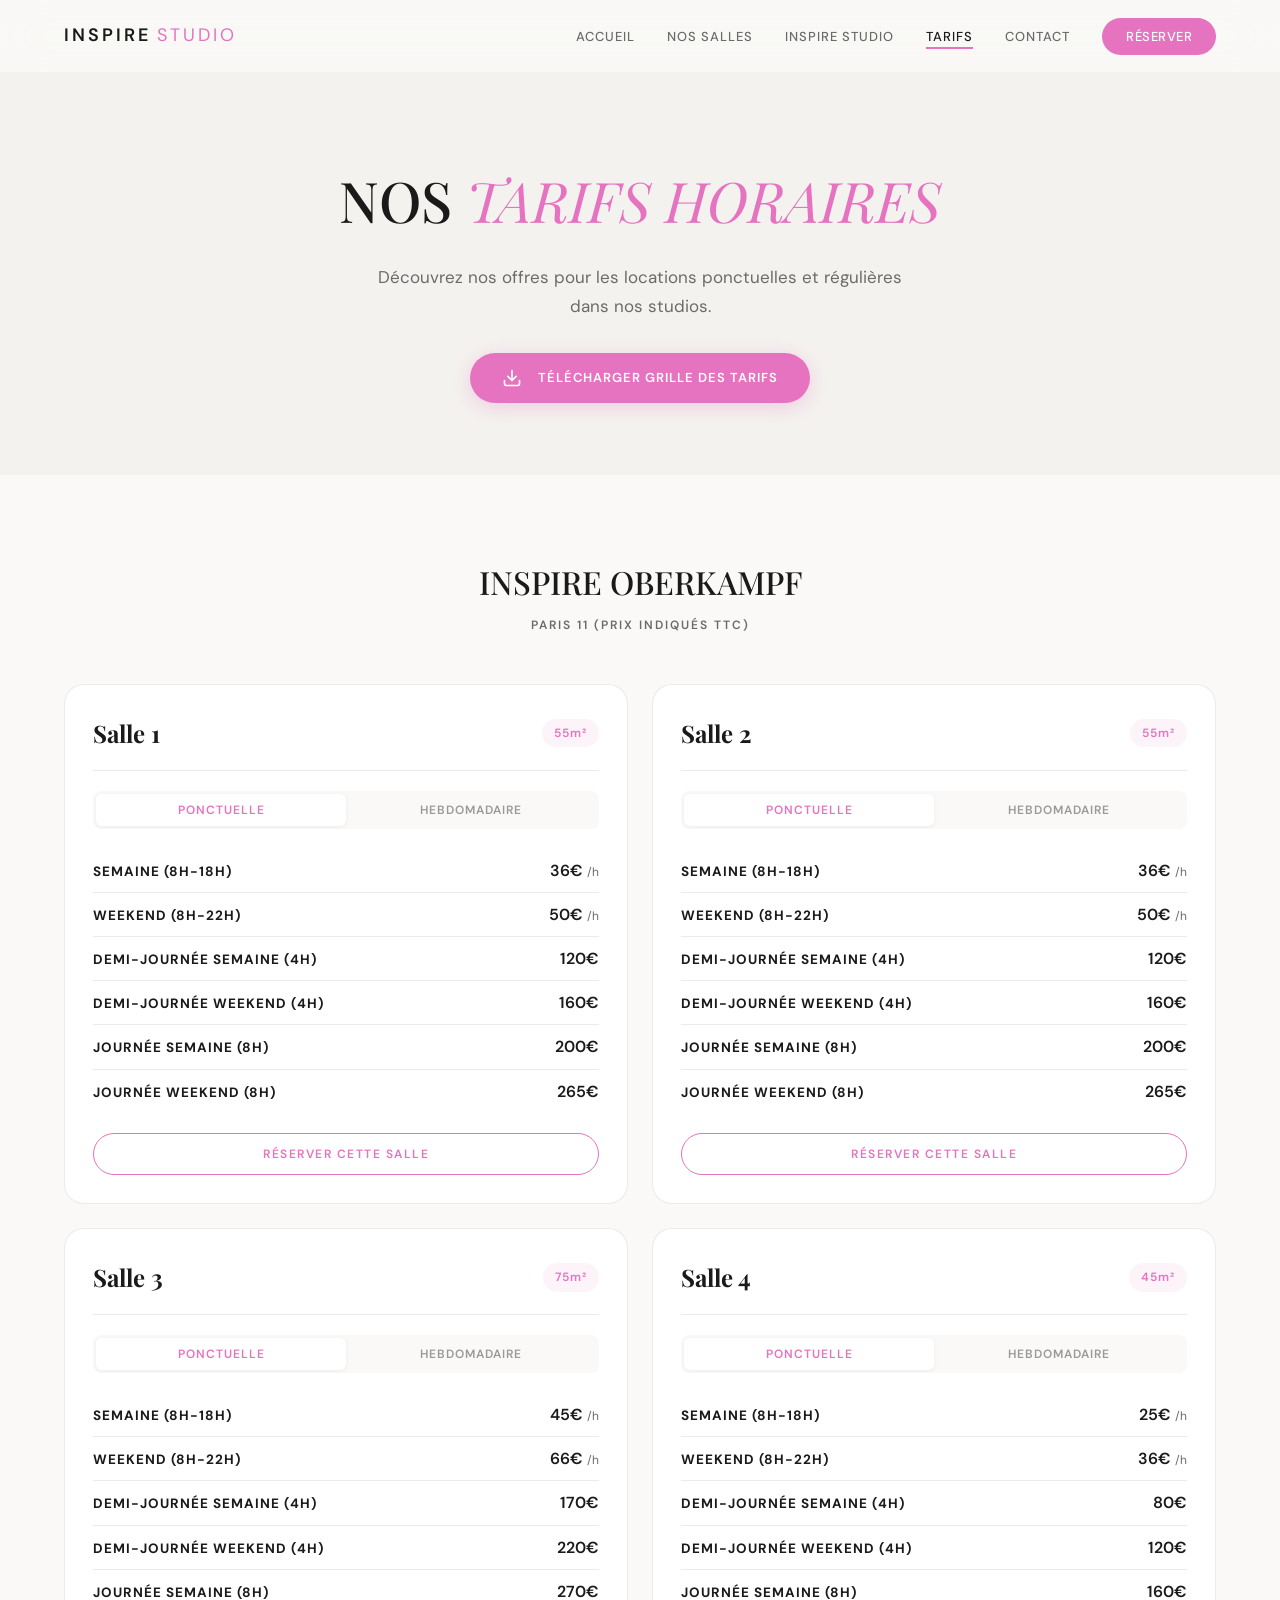
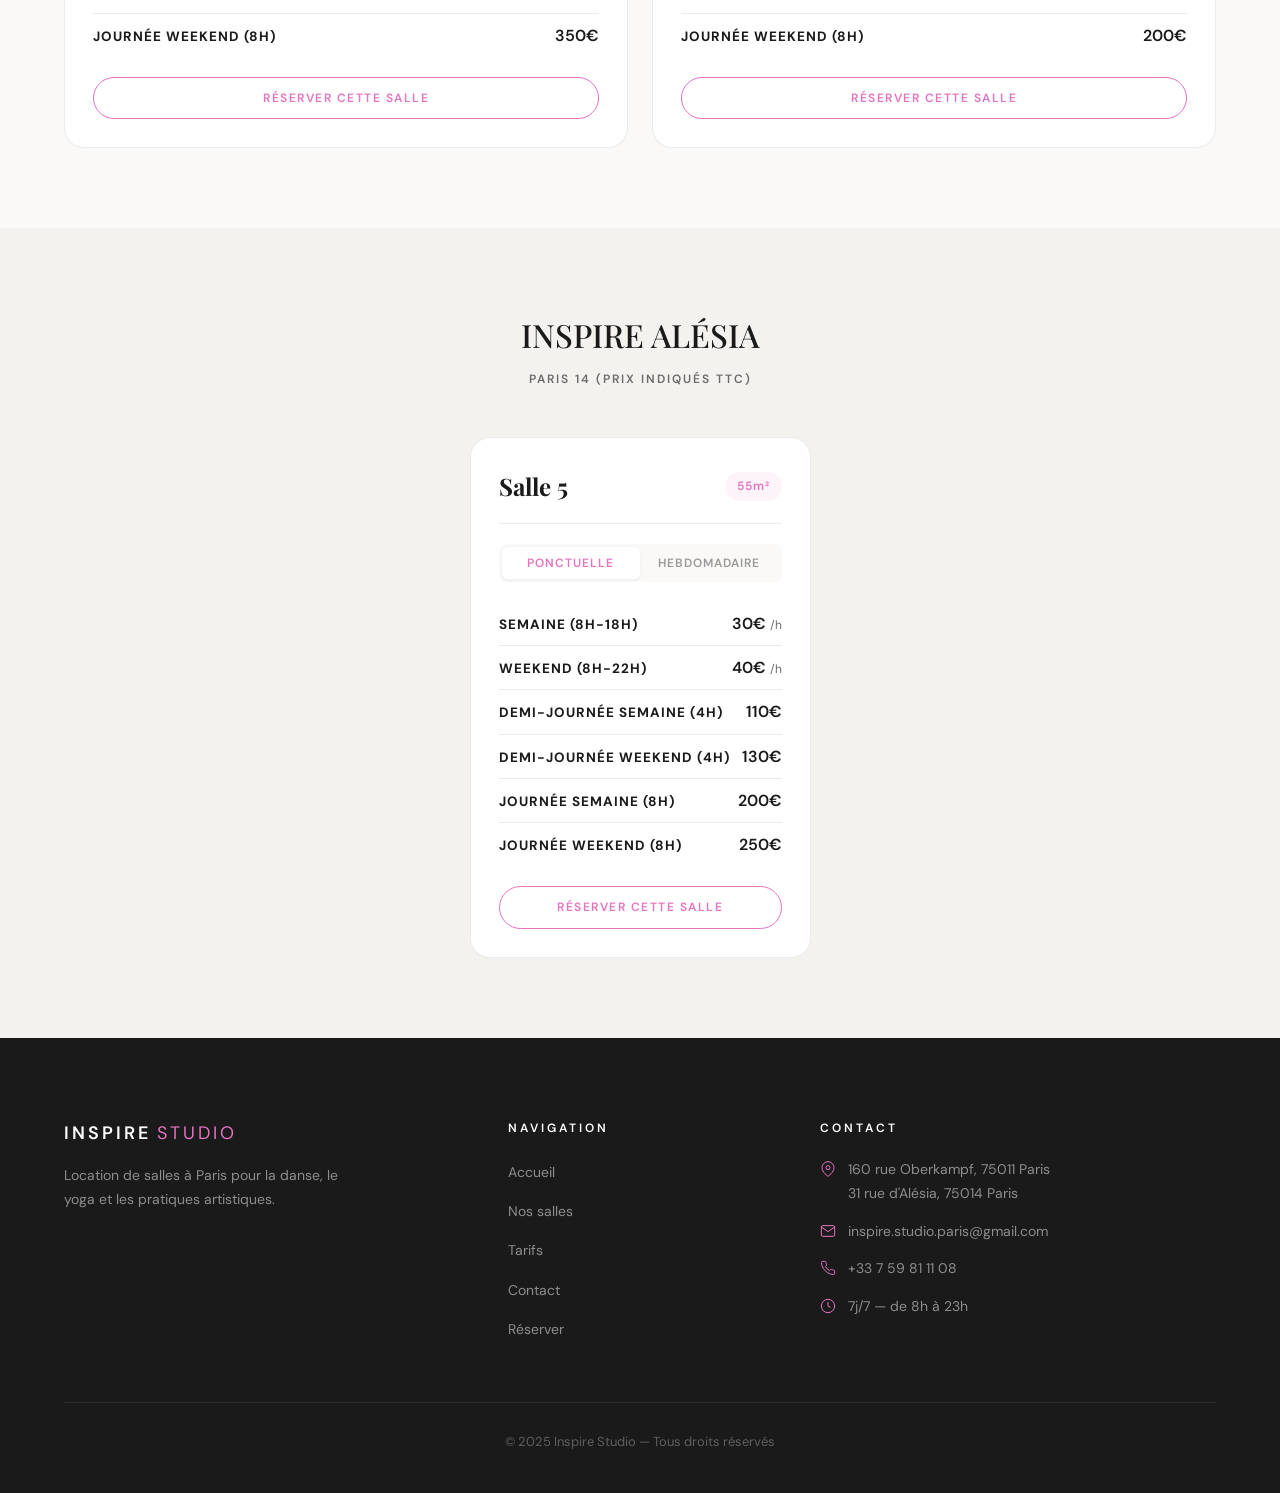
<file: tarifs.html>
<!DOCTYPE html>
<html lang="fr">

<head>
    <meta charset="UTF-8">
    <meta name="viewport" content="width=device-width, initial-scale=1.0">
    <title>Tarifs — Inspire Studio | Paris</title>
    <meta name="description"
        content="Découvrez les tarifs de location des salles Inspire Studio à Paris (Oberkampf et Alésia).">
    <link rel="preconnect" href="https://fonts.googleapis.com">
    <link rel="preconnect" href="https://fonts.gstatic.com" crossorigin>
    <link
        href="https://fonts.googleapis.com/css2?family=DM+Sans:ital,opsz,wght@0,9..40,300;0,9..40,400;0,9..40,500;0,9..40,600;1,9..40,300;1,9..40,400&family=Playfair+Display:ital,wght@0,400;0,500;0,600;0,700;1,400;1,500&display=swap"
        rel="stylesheet">
    <link rel="stylesheet" href="styles.css">
</head>

<body>

    <!-- ==================== HEADER ==================== -->
    <header class="site-header" id="site-header">
        <div class="header-inner">
            <a href="index.html" class="logo" aria-label="Inspire Studio — Accueil">
                <span class="logo-text">INSPIRE</span>
                <span class="logo-accent">STUDIO</span>
            </a>
            <nav class="main-nav" id="main-nav" aria-label="Navigation principale">
                <ul class="nav-list">
                    <li><a href="index.html" class="nav-link">Accueil</a></li>
                    <li><a href="salles.html" class="nav-link">Nos salles</a></li>
                    <li><a href="inspire.html" class="nav-link">Inspire Studio</a></li>
                    <li><a href="tarifs.html" class="nav-link active">Tarifs</a></li>
                    <li><a href="contact.html" class="nav-link">Contact</a></li>
                    <li><a href="#" class="nav-link nav-cta">Réserver</a></li>
                </ul>
            </nav>
            <button class="mobile-menu-toggle" id="mobile-menu-toggle" aria-label="Ouvrir le menu"
                aria-expanded="false">
                <span class="hamburger-line"></span>
                <span class="hamburger-line"></span>
                <span class="hamburger-line"></span>
            </button>
        </div>
    </header>

    <!-- ==================== PRICING HERO ==================== -->
    <section class="pricing-hero">
        <div class="container reveal">
            <h1 class="pricing-title">NOS <span style="color:var(--color-accent); font-style:italic; font-weight:400;">TARIFS HORAIRES</span></h1>
            <p class="pricing-subtitle">Découvrez nos offres pour les locations ponctuelles et régulières dans nos studios.</p>
            <a href="#" class="btn btn-primary pricing-download-btn">
                <svg width="20" height="20" viewBox="0 0 24 24" fill="none" stroke="currentColor" stroke-width="2" stroke-linecap="round" stroke-linejoin="round" style="margin-right: 8px;">
                    <path d="M21 15v4a2 2 0 0 1-2 2H5a2 2 0 0 1-2-2v-4"></path>
                    <polyline points="7 10 12 15 17 10"></polyline>
                    <line x1="12" y1="15" x2="12" y2="3"></line>
                </svg>
                TÉLÉCHARGER GRILLE DES TARIFS
            </a>
        </div>
    </section>

    <!-- ==================== OBERKAMPF ==================== -->
    <section class="pricing-section">
        <div class="container">
            <h2 class="pricing-location-title reveal">INSPIRE OBERKAMPF</h2>
            <p class="pricing-location-subtitle reveal">PARIS 11 (Prix indiqués TTC)</p>

            <div class="pricing-grid">

                <!-- SALLE 1 -->
                <div class="pricing-card reveal">
                    <div class="pricing-card-header">
                        <h3 class="pricing-room-name">Salle 1</h3>
                        <span class="pricing-room-size">55m²</span>
                    </div>
                    <div class="pricing-tabs">
                        <button class="pricing-tab active" data-tab="ponctuelle">Ponctuelle</button>
                        <button class="pricing-tab" data-tab="hebdo">Hebdomadaire</button>
                    </div>
                    <div class="pricing-tab-content active" data-content="ponctuelle">
                        <div class="price-row"><span class="price-label">Semaine (8h-18h)</span><span class="price-value">36€ <span>/h</span></span></div>
                        <div class="price-row"><span class="price-label">Weekend (8h-22h)</span><span class="price-value">50€ <span>/h</span></span></div>
                        <div class="price-row"><span class="price-label">Demi-journée semaine (4h)</span><span class="price-value">120€</span></div>
                        <div class="price-row"><span class="price-label">Demi-journée weekend (4h)</span><span class="price-value">160€</span></div>
                        <div class="price-row"><span class="price-label">Journée semaine (8h)</span><span class="price-value">200€</span></div>
                        <div class="price-row"><span class="price-label">Journée weekend (8h)</span><span class="price-value">265€</span></div>
                    </div>
                    <div class="pricing-tab-content" data-content="hebdo">
                        <div class="price-row highlight"><span class="price-label">Semaine (8h-18h)</span><span class="price-value">25€ <span>/h</span></span></div>
                        <div class="price-row"><span class="price-label">Soir (18h-23h)</span><span class="price-value">54€ <span>/h</span></span></div>
                        <div class="price-row"><span class="price-label">Weekend (8h-22h)</span><span class="price-value">48€ <span>/h</span></span></div>
                    </div>
                    <a href="salle1.html" class="pricing-card-cta">Réserver cette salle</a>
                </div>

                <!-- SALLE 2 -->
                <div class="pricing-card reveal">
                    <div class="pricing-card-header">
                        <h3 class="pricing-room-name">Salle 2</h3>
                        <span class="pricing-room-size">55m²</span>
                    </div>
                    <div class="pricing-tabs">
                        <button class="pricing-tab active" data-tab="ponctuelle">Ponctuelle</button>
                        <button class="pricing-tab" data-tab="hebdo">Hebdomadaire</button>
                    </div>
                    <div class="pricing-tab-content active" data-content="ponctuelle">
                        <div class="price-row"><span class="price-label">Semaine (8h-18h)</span><span class="price-value">36€ <span>/h</span></span></div>
                        <div class="price-row"><span class="price-label">Weekend (8h-22h)</span><span class="price-value">50€ <span>/h</span></span></div>
                        <div class="price-row"><span class="price-label">Demi-journée semaine (4h)</span><span class="price-value">120€</span></div>
                        <div class="price-row"><span class="price-label">Demi-journée weekend (4h)</span><span class="price-value">160€</span></div>
                        <div class="price-row"><span class="price-label">Journée semaine (8h)</span><span class="price-value">200€</span></div>
                        <div class="price-row"><span class="price-label">Journée weekend (8h)</span><span class="price-value">265€</span></div>
                    </div>
                    <div class="pricing-tab-content" data-content="hebdo">
                        <div class="price-row highlight"><span class="price-label">Semaine (8h-18h)</span><span class="price-value">25€ <span>/h</span></span></div>
                        <div class="price-row"><span class="price-label">Soir (18h-23h)</span><span class="price-value">54€ <span>/h</span></span></div>
                        <div class="price-row"><span class="price-label">Weekend (8h-22h)</span><span class="price-value">48€ <span>/h</span></span></div>
                    </div>
                    <a href="salle2.html" class="pricing-card-cta">Réserver cette salle</a>
                </div>

                <!-- SALLE 3 -->
                <div class="pricing-card reveal">
                    <div class="pricing-card-header">
                        <h3 class="pricing-room-name">Salle 3</h3>
                        <span class="pricing-room-size">75m²</span>
                    </div>
                    <div class="pricing-tabs">
                        <button class="pricing-tab active" data-tab="ponctuelle">Ponctuelle</button>
                        <button class="pricing-tab" data-tab="hebdo">Hebdomadaire</button>
                    </div>
                    <div class="pricing-tab-content active" data-content="ponctuelle">
                        <div class="price-row"><span class="price-label">Semaine (8h-18h)</span><span class="price-value">45€ <span>/h</span></span></div>
                        <div class="price-row"><span class="price-label">Weekend (8h-22h)</span><span class="price-value">66€ <span>/h</span></span></div>
                        <div class="price-row"><span class="price-label">Demi-journée semaine (4h)</span><span class="price-value">170€</span></div>
                        <div class="price-row"><span class="price-label">Demi-journée weekend (4h)</span><span class="price-value">220€</span></div>
                        <div class="price-row"><span class="price-label">Journée semaine (8h)</span><span class="price-value">270€</span></div>
                        <div class="price-row"><span class="price-label">Journée weekend (8h)</span><span class="price-value">350€</span></div>
                    </div>
                    <div class="pricing-tab-content" data-content="hebdo">
                        <div class="price-row highlight"><span class="price-label">Semaine (8h-18h)</span><span class="price-value">35€ <span>/h</span></span></div>
                        <div class="price-row"><span class="price-label">Soir (18h-23h)</span><span class="price-value">72€ <span>/h</span></span></div>
                        <div class="price-row"><span class="price-label">Weekend (8h-22h)</span><span class="price-value">60€ <span>/h</span></span></div>
                    </div>
                    <a href="salle3.html" class="pricing-card-cta">Réserver cette salle</a>
                </div>

                <!-- SALLE 4 -->
                <div class="pricing-card reveal">
                    <div class="pricing-card-header">
                        <h3 class="pricing-room-name">Salle 4</h3>
                        <span class="pricing-room-size">45m²</span>
                    </div>
                    <div class="pricing-tabs">
                        <button class="pricing-tab active" data-tab="ponctuelle">Ponctuelle</button>
                        <button class="pricing-tab" data-tab="hebdo">Hebdomadaire</button>
                    </div>
                    <div class="pricing-tab-content active" data-content="ponctuelle">
                        <div class="price-row"><span class="price-label">Semaine (8h-18h)</span><span class="price-value">25€ <span>/h</span></span></div>
                        <div class="price-row"><span class="price-label">Weekend (8h-22h)</span><span class="price-value">36€ <span>/h</span></span></div>
                        <div class="price-row"><span class="price-label">Demi-journée semaine (4h)</span><span class="price-value">80€</span></div>
                        <div class="price-row"><span class="price-label">Demi-journée weekend (4h)</span><span class="price-value">120€</span></div>
                        <div class="price-row"><span class="price-label">Journée semaine (8h)</span><span class="price-value">160€</span></div>
                        <div class="price-row"><span class="price-label">Journée weekend (8h)</span><span class="price-value">200€</span></div>
                    </div>
                    <div class="pricing-tab-content" data-content="hebdo">
                        <div class="price-row highlight"><span class="price-label">Semaine (8h-18h)</span><span class="price-value">17€ <span>/h</span></span></div>
                        <div class="price-row"><span class="price-label">Soir (18h-23h)</span><span class="price-value">36€ <span>/h</span></span></div>
                        <div class="price-row"><span class="price-label">Weekend (8h-22h)</span><span class="price-value">30€ <span>/h</span></span></div>
                    </div>
                    <a href="salle4.html" class="pricing-card-cta">Réserver cette salle</a>
                </div>
            </div>
        </div>
    </section>

    <!-- ==================== ALESIA ==================== -->
    <section class="pricing-section" style="background-color: var(--color-bg-alt);">
        <div class="container">
            <h2 class="pricing-location-title reveal">INSPIRE ALÉSIA</h2>
            <p class="pricing-location-subtitle reveal">PARIS 14 (Prix indiqués TTC)</p>

            <div class="pricing-grid">
                
                <!-- SALLE 5 -->
                <div class="pricing-card reveal pricing-card--centered">
                    <div class="pricing-card-header">
                        <h3 class="pricing-room-name">Salle 5</h3>
                        <span class="pricing-room-size">55m²</span>
                    </div>
                    <div class="pricing-tabs">
                        <button class="pricing-tab active" data-tab="ponctuelle">Ponctuelle</button>
                        <button class="pricing-tab" data-tab="hebdo">Hebdomadaire</button>
                    </div>
                    <div class="pricing-tab-content active" data-content="ponctuelle">
                        <div class="price-row"><span class="price-label">Semaine (8h-18h)</span><span class="price-value">30€ <span>/h</span></span></div>
                        <div class="price-row"><span class="price-label">Weekend (8h-22h)</span><span class="price-value">40€ <span>/h</span></span></div>
                        <div class="price-row"><span class="price-label">Demi-journée semaine (4h)</span><span class="price-value">110€</span></div>
                        <div class="price-row"><span class="price-label">Demi-journée weekend (4h)</span><span class="price-value">130€</span></div>
                        <div class="price-row"><span class="price-label">Journée semaine (8h)</span><span class="price-value">200€</span></div>
                        <div class="price-row"><span class="price-label">Journée weekend (8h)</span><span class="price-value">250€</span></div>
                    </div>
                    <div class="pricing-tab-content" data-content="hebdo">
                        <div class="price-row highlight"><span class="price-label">Semaine (8h-18h)</span><span class="price-value">19€ <span>/h</span></span></div>
                        <div class="price-row"><span class="price-label">Soir (18h-23h)</span><span class="price-value">40€ <span>/h</span></span></div>
                        <div class="price-row"><span class="price-label">Weekend (8h-22h)</span><span class="price-value">35€ <span>/h</span></span></div>
                    </div>
                    <a href="salle5.html" class="pricing-card-cta">Réserver cette salle</a>
                </div>
            </div>
        </div>
    </section>

    <!-- ==================== FOOTER ==================== -->
    <footer class="site-footer" id="footer">
        <div class="container">
            <div class="footer-grid">
                <div class="footer-brand">
                    <div class="footer-logo">
                        <span class="logo-text">INSPIRE</span>
                        <span class="logo-accent">STUDIO</span>
                    </div>
                    <p class="footer-tagline">Location de salles à Paris pour la danse, le yoga et les pratiques artistiques.</p>
                </div>
                <div class="footer-nav">
                    <h4>Navigation</h4>
                    <ul>
                        <li><a href="index.html">Accueil</a></li>
                        <li><a href="salles.html">Nos salles</a></li>
                        <li><a href="tarifs.html">Tarifs</a></li>
                        <li><a href="#footer">Contact</a></li>
                        <li><a href="#">Réserver</a></li>
                    </ul>
                </div>
                <div class="footer-contact">
                    <h4>Contact</h4>
                    <ul>
                        <li>
                            <svg width="16" height="16" viewBox="0 0 24 24" fill="none" stroke="currentColor" stroke-width="1.5">
                                <path d="M21 10c0 7-9 13-9 13s-9-6-9-13a9 9 0 0118 0z" />
                                <circle cx="12" cy="10" r="3" />
                            </svg>
                            160 rue Oberkampf, 75011 Paris<br>
                            31 rue d'Alésia, 75014 Paris
                        </li>
                        <li>
                            <svg width="16" height="16" viewBox="0 0 24 24" fill="none" stroke="currentColor" stroke-width="1.5">
                                <path d="M4 4h16c1.1 0 2 .9 2 2v12c0 1.1-.9 2-2 2H4c-1.1 0-2-.9-2-2V6c0-1.1.9-2 2-2z" />
                                <polyline points="22,6 12,13 2,6" />
                            </svg>
                            <a href="mailto:inspire.studio.paris@gmail.com">inspire.studio.paris@gmail.com</a>
                        </li>
                        <li>
                            <svg width="16" height="16" viewBox="0 0 24 24" fill="none" stroke="currentColor" stroke-width="1.5">
                                <path d="M22 16.92v3a2 2 0 01-2.18 2 19.79 19.79 0 01-8.63-3.07 19.5 19.5 0 01-6-6 19.79 19.79 0 01-3.07-8.67A2 2 0 014.11 2h3a2 2 0 012 1.72 12.84 12.84 0 00.7 2.81 2 2 0 01-.45 2.11L8.09 9.91a16 16 0 006 6l1.27-1.27a2 2 0 012.11-.45 12.84 12.84 0 002.81.7A2 2 0 0122 16.92z" />
                            </svg>
                            <a href="tel:+33759811108">+33 7 59 81 11 08</a>
                        </li>
                        <li>
                            <svg width="16" height="16" viewBox="0 0 24 24" fill="none" stroke="currentColor" stroke-width="1.5">
                                <circle cx="12" cy="12" r="10" />
                                <polyline points="12 6 12 12 16 14" />
                            </svg>
                            7j/7 — de 8h à 23h
                        </li>
                    </ul>
                </div>
            </div>
            <div class="footer-bottom">
                <p>&copy; 2025 Inspire Studio — Tous droits réservés</p>
            </div>
        </div>
    </footer>

    <script src="scripts.js"></script>
</body>

</html>
</file>
<file: styles.css>
/* ========================================
   INSPIRE STUDIO — Premium Design System
   ======================================== */

/* --- CSS Custom Properties --- */
:root {
    --color-accent: #e573c0;
    --color-accent-light: #f0a3d8;
    --color-accent-dark: #c95aa3;
    --color-accent-bg: rgba(229, 115, 192, 0.08);
    --color-bg: #faf9f7;
    --color-bg-alt: #f4f2ef;
    --color-white: #ffffff;
    --color-text: #1a1a1a;
    --color-text-secondary: #6b6b6b;
    --color-text-light: #999999;
    --color-border: rgba(0, 0, 0, 0.08);
    --color-shadow: rgba(0, 0, 0, 0.06);

    --font-heading: 'Playfair Display', Georgia, serif;
    --font-body: 'DM Sans', -apple-system, BlinkMacSystemFont, sans-serif;

    --header-height: 72px;
    --header-height-scrolled: 60px;
    --container-max: 1200px;
    --container-padding: 24px;

    --radius-sm: 8px;
    --radius-md: 12px;
    --radius-lg: 20px;
    --radius-xl: 28px;

    --transition-base: 0.3s cubic-bezier(0.4, 0, 0.2, 1);
    --transition-smooth: 0.6s cubic-bezier(0.22, 1, 0.36, 1);
    --transition-spring: 0.5s cubic-bezier(0.34, 1.56, 0.64, 1);
}

/* --- Reset & Base --- */
*,
*::before,
*::after {
    box-sizing: border-box;
    margin: 0;
    padding: 0;
}

html {
    scroll-behavior: smooth;
    -webkit-font-smoothing: antialiased;
    -moz-osx-font-smoothing: grayscale;
}

body {
    font-family: var(--font-body);
    font-size: 16px;
    line-height: 1.7;
    color: var(--color-text);
    background-color: var(--color-bg);
    overflow-x: hidden;
}

a {
    color: inherit;
    text-decoration: none;
    transition: color var(--transition-base);
}

img {
    max-width: 100%;
    height: auto;
    display: block;
}

ul {
    list-style: none;
}

.container {
    max-width: var(--container-max);
    margin: 0 auto;
    padding: 0 var(--container-padding);
}

.desktop-only {
    display: none;
}

@media (min-width: 768px) {
    .desktop-only {
        display: inline;
    }
}


/* ========================================
   HEADER
   ======================================== */
.site-header {
    position: fixed;
    top: 0;
    left: 0;
    right: 0;
    z-index: 1000;
    height: var(--header-height);
    background: rgba(250, 249, 247, 0.85);
    backdrop-filter: blur(20px);
    -webkit-backdrop-filter: blur(20px);
    border-bottom: 1px solid transparent;
    transition: all var(--transition-base);
}

.site-header.scrolled {
    height: var(--header-height-scrolled);
    background: rgba(250, 249, 247, 0.95);
    border-bottom-color: var(--color-border);
    box-shadow: 0 1px 20px var(--color-shadow);
}

.header-inner {
    max-width: var(--container-max);
    margin: 0 auto;
    padding: 0 var(--container-padding);
    height: 100%;
    display: flex;
    align-items: center;
    justify-content: space-between;
}

.logo {
    display: flex;
    align-items: baseline;
    gap: 6px;
    font-size: 18px;
    letter-spacing: 3px;
    font-weight: 600;
    text-transform: uppercase;
    transition: opacity var(--transition-base);
}

.logo:hover {
    opacity: 0.7;
}

.logo-text {
    font-family: var(--font-body);
    color: var(--color-text);
}

.logo-accent {
    font-family: var(--font-body);
    color: var(--color-accent);
    font-weight: 400;
}

.main-nav {
    display: none;
}

@media (min-width: 1024px) {
    .main-nav {
        display: block;
    }
}

.nav-list {
    display: flex;
    align-items: center;
    gap: 32px;
}

.nav-link {
    font-size: 13px;
    font-weight: 500;
    letter-spacing: 1px;
    text-transform: uppercase;
    color: var(--color-text-secondary);
    position: relative;
    padding: 4px 0;
    cursor: default;
}

.nav-link::after {
    content: '';
    position: absolute;
    bottom: 0;
    left: 0;
    width: 0;
    height: 1.5px;
    background: var(--color-accent);
    transition: width var(--transition-base);
}

.nav-link:hover::after,
.nav-link.active::after {
    width: 100%;
}

.nav-link:hover {
    color: var(--color-text);
}

.nav-link.active {
    color: var(--color-text);
}

.nav-link.nav-cta {
    background: var(--color-accent);
    color: var(--color-white);
    padding: 10px 24px;
    border-radius: 100px;
    letter-spacing: 0.5px;
    cursor: pointer;
}

.nav-link.nav-cta::after {
    display: none;
}

.nav-link.nav-cta:hover {
    background: var(--color-accent-dark);
    color: var(--color-white);
    transform: translateY(-1px);
}

/* Mobile Menu Toggle */
.mobile-menu-toggle {
    display: flex;
    flex-direction: column;
    justify-content: center;
    gap: 5px;
    width: 28px;
    height: 28px;
    background: none;
    border: none;
    cursor: pointer;
    padding: 0;
    z-index: 1001;
}

@media (min-width: 1024px) {
    .mobile-menu-toggle {
        display: none;
    }
}

.hamburger-line {
    width: 100%;
    height: 1.5px;
    background: var(--color-text);
    border-radius: 2px;
    transition: all var(--transition-base);
    transform-origin: center;
}

.mobile-menu-toggle.active .hamburger-line:nth-child(1) {
    transform: translateY(6.5px) rotate(45deg);
}

.mobile-menu-toggle.active .hamburger-line:nth-child(2) {
    opacity: 0;
}

.mobile-menu-toggle.active .hamburger-line:nth-child(3) {
    transform: translateY(-6.5px) rotate(-45deg);
}

/* Mobile Nav Open */
@media (max-width: 1023px) {
    .main-nav {
        position: fixed;
        top: 0;
        left: 0;
        right: 0;
        bottom: 0;
        background: rgba(250, 249, 247, 0.98);
        backdrop-filter: blur(30px);
        -webkit-backdrop-filter: blur(30px);
        display: flex;
        align-items: center;
        justify-content: center;
        opacity: 0;
        visibility: hidden;
        transition: all var(--transition-smooth);
    }

    .main-nav.open {
        opacity: 1;
        visibility: visible;
    }

    .main-nav .nav-list {
        flex-direction: column;
        gap: 24px;
        text-align: center;
    }

    .main-nav .nav-link {
        font-size: 18px;
        letter-spacing: 3px;
        transform: translateY(20px);
        opacity: 0;
        transition: all var(--transition-smooth);
    }

    .main-nav.open .nav-link {
        transform: translateY(0);
        opacity: 1;
    }

    .main-nav.open .nav-link:nth-child(1) {
        transition-delay: 0.1s;
    }

    .main-nav.open .nav-link:nth-child(2) {
        transition-delay: 0.15s;
    }

    .main-nav.open .nav-link:nth-child(3) {
        transition-delay: 0.2s;
    }

    .main-nav.open .nav-link:nth-child(4) {
        transition-delay: 0.25s;
    }

    .main-nav.open .nav-link:nth-child(5) {
        transition-delay: 0.3s;
    }

    .main-nav.open .nav-link:nth-child(6) {
        transition-delay: 0.35s;
    }
}


/* ========================================
   HERO SECTION
   ======================================== */
.hero {
    position: relative;
    height: 100vh;
    min-height: 600px;
    max-height: 1000px;
    display: flex;
    align-items: center;
    justify-content: center;
    overflow: hidden;
}

.hero-carousel {
    position: absolute;
    inset: 0;
    z-index: 0;
}

.hero-slide {
    position: absolute;
    inset: 0;
    background-size: cover;
    background-position: center;
    opacity: 0;
    transition: opacity 1.5s ease-in-out;
    transform: scale(1.05);
}

.hero-slide.active {
    opacity: 1;
    transform: scale(1);
    transition: opacity 1.5s ease-in-out, transform 8s ease-out;
}

.hero-overlay {
    position: absolute;
    inset: 0;
    background: linear-gradient(to bottom,
            rgba(250, 249, 247, 0.3) 0%,
            rgba(250, 249, 247, 0.15) 40%,
            rgba(250, 249, 247, 0.5) 100%);
    z-index: 1;
}

.hero-content {
    position: relative;
    z-index: 2;
    text-align: center;
    padding: 0 var(--container-padding);
}

.hero-eyebrow {
    font-size: 12px;
    font-weight: 500;
    letter-spacing: 4px;
    text-transform: uppercase;
    color: var(--color-text-secondary);
    margin-bottom: 16px;
}

.hero-title {
    font-family: var(--font-heading);
    font-size: clamp(48px, 10vw, 100px);
    font-weight: 500;
    line-height: 1;
    letter-spacing: -1px;
    margin-bottom: 24px;
}

.hero-title-line {
    display: block;
}

.hero-title-line.accent {
    color: var(--color-accent);
    font-style: italic;
    font-weight: 400;
}

.hero-subtitle {
    font-size: clamp(15px, 2vw, 18px);
    color: var(--color-text-secondary);
    max-width: 520px;
    margin: 0 auto 40px;
    line-height: 1.6;
    font-weight: 400;
}

.hero-ctas {
    display: flex;
    flex-wrap: wrap;
    gap: 16px;
    justify-content: center;
}

/* Buttons */
.btn {
    display: inline-flex;
    align-items: center;
    gap: 8px;
    padding: 14px 32px;
    border-radius: 100px;
    font-size: 13px;
    font-weight: 600;
    letter-spacing: 1px;
    text-transform: uppercase;
    transition: all var(--transition-base);
    cursor: pointer;
    border: none;
}

.btn-primary {
    background: var(--color-accent);
    color: var(--color-white);
    box-shadow: 0 4px 20px rgba(229, 115, 192, 0.3);
}

.btn-primary:hover {
    background: var(--color-accent-dark);
    box-shadow: 0 6px 30px rgba(229, 115, 192, 0.4);
    transform: translateY(-2px);
}

.btn-outline {
    background: transparent;
    color: var(--color-text);
    border: 1.5px solid var(--color-text);
}

.btn-outline:hover {
    background: var(--color-text);
    color: var(--color-white);
    transform: translateY(-2px);
}

/* Scroll Indicator */
.hero-scroll-indicator {
    position: absolute;
    bottom: 32px;
    left: 50%;
    transform: translateX(-50%);
    z-index: 2;
}

.scroll-line {
    width: 1px;
    height: 48px;
    background: var(--color-text-light);
    position: relative;
    overflow: hidden;
}

.scroll-line::after {
    content: '';
    position: absolute;
    top: -100%;
    left: 0;
    width: 100%;
    height: 100%;
    background: var(--color-accent);
    animation: scrollDown 2s ease-in-out infinite;
}

@keyframes scrollDown {
    0% {
        top: -100%;
    }

    100% {
        top: 100%;
    }
}


/* ========================================
   SECTIONS — Common
   ======================================== */
.section {
    padding: 100px 0;
}

@media (min-width: 768px) {
    .section {
        padding: 140px 0;
    }
}

.section-header {
    text-align: center;
    margin-bottom: 64px;
}

@media (min-width: 768px) {
    .section-header {
        margin-bottom: 80px;
    }
}

.section-eyebrow {
    font-size: 12px;
    font-weight: 500;
    letter-spacing: 4px;
    text-transform: uppercase;
    color: var(--color-accent);
    margin-bottom: 16px;
}

.section-title {
    font-family: var(--font-heading);
    font-size: clamp(32px, 5vw, 48px);
    font-weight: 500;
    line-height: 1.2;
    margin-bottom: 20px;
    color: var(--color-text);
}

.section-title em {
    color: var(--color-accent);
    font-style: italic;
}

.section-subtitle {
    font-size: clamp(15px, 1.8vw, 17px);
    color: var(--color-text-secondary);
    max-width: 560px;
    margin: 0 auto;
    line-height: 1.7;
}


/* ========================================
   SCROLL REVEAL ANIMATIONS
   ======================================== */
.reveal {
    opacity: 0;
    transform: translateY(40px);
    transition: opacity 0.8s cubic-bezier(0.22, 1, 0.36, 1),
        transform 0.8s cubic-bezier(0.22, 1, 0.36, 1);
}

.reveal.visible {
    opacity: 1;
    transform: translateY(0);
}

/* Stagger children */
.partners-grid .reveal:nth-child(2) {
    transition-delay: 0.08s;
}

.partners-grid .reveal:nth-child(3) {
    transition-delay: 0.16s;
}

.partners-grid .reveal:nth-child(4) {
    transition-delay: 0.24s;
}

.partners-grid .reveal:nth-child(5) {
    transition-delay: 0.10s;
}

.partners-grid .reveal:nth-child(6) {
    transition-delay: 0.18s;
}

.partners-grid .reveal:nth-child(7) {
    transition-delay: 0.06s;
}

.partners-grid .reveal:nth-child(8) {
    transition-delay: 0.14s;
}

.partners-grid .reveal:nth-child(9) {
    transition-delay: 0.22s;
}

.partners-grid .reveal:nth-child(10) {
    transition-delay: 0.10s;
}

.features-grid .reveal:nth-child(2) {
    transition-delay: 0.1s;
}

.features-grid .reveal:nth-child(3) {
    transition-delay: 0.2s;
}

.features-grid .reveal:nth-child(4) {
    transition-delay: 0.1s;
}

.features-grid .reveal:nth-child(5) {
    transition-delay: 0.2s;
}

.features-grid .reveal:nth-child(6) {
    transition-delay: 0.3s;
}

.reviews-grid .reveal:nth-child(2) {
    transition-delay: 0.15s;
}

.reviews-grid .reveal:nth-child(3) {
    transition-delay: 0.3s;
}


/* ========================================
   WHY INSPIRE STUDIO — Features
   ======================================== */
.section-why {
    background: var(--color-white);
}

.features-grid {
    display: grid;
    grid-template-columns: 1fr;
    gap: 24px;
}

@media (min-width: 600px) {
    .features-grid {
        grid-template-columns: repeat(2, 1fr);
    }
}

@media (min-width: 960px) {
    .features-grid {
        grid-template-columns: repeat(3, 1fr);
        gap: 32px;
    }
}

.feature-card {
    padding: 40px 32px;
    border-radius: var(--radius-lg);
    background: var(--color-bg);
    border: 1px solid var(--color-border);
    transition: all var(--transition-base);
}

.feature-card:hover {
    transform: translateY(-4px);
    box-shadow: 0 12px 40px var(--color-shadow);
    border-color: rgba(229, 115, 192, 0.15);
}

.feature-icon {
    width: 56px;
    height: 56px;
    display: flex;
    align-items: center;
    justify-content: center;
    background: var(--color-accent-bg);
    border-radius: var(--radius-md);
    color: var(--color-accent);
    margin-bottom: 24px;
}

.feature-title {
    font-family: var(--font-heading);
    font-size: 20px;
    font-weight: 600;
    margin-bottom: 12px;
    color: var(--color-text);
}

.feature-text {
    font-size: 14.5px;
    color: var(--color-text-secondary);
    line-height: 1.7;
}


/* ========================================
   PARTNERS / ACTIVITIES
   ======================================== */
.section-partners {
    background: var(--color-bg);
}

/* --- Category Tabs --- */
.partners-tabs {
    display: flex;
    align-items: center;
    justify-content: center;
    gap: 0;
    margin-bottom: 48px;
    overflow-x: auto;
    -webkit-overflow-scrolling: touch;
    scrollbar-width: none;
    -ms-overflow-style: none;
    padding: 0 var(--container-padding);
    position: relative;
}

.partners-tabs::-webkit-scrollbar {
    display: none;
}

.section-partners .partners-tab {
    -webkit-appearance: none;
    -moz-appearance: none;
    appearance: none;
    font-family: var(--font-body);
    font-size: 13px;
    font-weight: 500;
    letter-spacing: 1.5px;
    text-transform: uppercase;
    color: var(--color-text-light);
    background: transparent;
    background-color: transparent;
    border: none;
    border-bottom: 2px solid transparent;
    outline: none;
    padding: 14px 24px;
    cursor: pointer;
    position: relative;
    white-space: nowrap;
    transition: color var(--transition-base), border-color var(--transition-base);
    border-radius: 0;
    margin: 0;
    line-height: 1;
    box-shadow: none;
}

.section-partners .partners-tab:hover {
    color: var(--color-text);
}

.section-partners .partners-tab.active {
    color: var(--color-accent);
    font-weight: 600;
    border-bottom-color: var(--color-accent);
}

@media (max-width: 767px) {
    .partners-tabs {
        justify-content: flex-start;
        gap: 0;
        margin-bottom: 32px;
        padding-bottom: 4px;
    }

    .section-partners .partners-tab {
        font-size: 11px;
        padding: 12px 16px;
        letter-spacing: 1px;
    }
}

/* --- Card filter animation --- */
.partner-card.card-hidden {
    display: none !important;
}

.partner-card.card-fade-out {
    opacity: 0 !important;
    transform: translateY(10px) !important;
}

.partner-card.card-fade-in {
    opacity: 1 !important;
    transform: translateY(0) !important;
}

.partners-grid {
    display: flex;
    flex-wrap: wrap;
    justify-content: center;
    gap: 24px;
}

.partner-card {
    width: 100%;
    background: var(--color-white);
    border-radius: var(--radius-lg);
    overflow: hidden;
    border: 1px solid var(--color-border);
    transition: all var(--transition-base);
    display: flex;
    flex-direction: column;
}

@media (min-width: 600px) {
    .partner-card {
        width: calc(50% - 12px);
    }
}

@media (min-width: 960px) {
    .partners-grid {
        gap: 28px;
    }

    .partner-card {
        width: calc(50% - 14px);
    }
}

@media (min-width: 1100px) {
    .partner-card {
        width: calc(33.333% - 18.66px);
    }
}

.partner-card:hover {
    transform: translateY(-6px);
    box-shadow: 0 20px 60px rgba(0, 0, 0, 0.08);
    border-color: rgba(229, 115, 192, 0.2);
}

.partner-image {
    height: 180px;
    display: flex;
    align-items: center;
    justify-content: center;
    position: relative;
    overflow: hidden;
}

.partner-initial {
    font-family: var(--font-heading);
    font-size: 48px;
    font-weight: 600;
    color: rgba(0, 0, 0, 0.12);
    letter-spacing: 2px;
}

.partner-content {
    padding: 28px 28px 32px;
    display: flex;
    flex-direction: column;
    flex: 1;
}

.partner-discipline {
    font-size: 11px;
    font-weight: 600;
    letter-spacing: 2px;
    text-transform: uppercase;
    color: var(--color-accent);
    margin-bottom: 8px;
}

.partner-name {
    font-family: var(--font-heading);
    font-size: 22px;
    font-weight: 600;
    margin-bottom: 12px;
    color: var(--color-text);
}

.partner-desc {
    font-size: 14px;
    color: var(--color-text-secondary);
    line-height: 1.7;
    margin-bottom: 20px;
    flex: 1;
}

.partner-link {
    display: inline-flex;
    align-items: center;
    gap: 6px;
    font-size: 13px;
    font-weight: 600;
    letter-spacing: 0.5px;
    color: var(--color-accent);
    transition: gap var(--transition-base);
}

.partner-link:hover {
    gap: 12px;
    color: var(--color-accent-dark);
}

.partner-link .arrow {
    transition: transform var(--transition-base);
}

.partner-link:hover .arrow {
    transform: translateX(4px);
}


/* ========================================
   LOGO TICKER
   ======================================== */
.section-ticker {
    padding: 60px 0;
    background: var(--color-white);
    overflow: hidden;
    border-top: 1px solid var(--color-border);
    border-bottom: 1px solid var(--color-border);
}

.ticker-label {
    text-align: center;
    margin-bottom: 32px;
}

.ticker-label p {
    font-size: 12px;
    font-weight: 500;
    letter-spacing: 4px;
    text-transform: uppercase;
    color: var(--color-text-light);
}

.ticker-wrapper {
    position: relative;
    overflow: hidden;
    mask-image: linear-gradient(to right, transparent 0%, black 10%, black 90%, transparent 100%);
    -webkit-mask-image: linear-gradient(to right, transparent 0%, black 10%, black 90%, transparent 100%);
}

.ticker-track {
    display: flex;
    align-items: center;
    gap: 48px;
    padding-right: 48px;
    animation: ticker 400s linear infinite;
    width: max-content;
}

.ticker-item {
    flex-shrink: 0;
    display: flex;
    align-items: center;
    justify-content: center;
    padding: 12px 24px;
}

.logo-text-1 {
    font-family: 'Playfair Display', serif;
    font-size: 26px !important;
    font-weight: 700 !important;
    color: #e573c0 !important;
    letter-spacing: -0.5px !important;
    text-transform: none !important;
}

.logo-text-2 {
    font-family: var(--font-heading);
    font-size: 24px !important;
    font-weight: 800 !important;
    color: #ff9800 !important;
    text-transform: uppercase !important;
    letter-spacing: 4px !important;
}

.logo-text-3 {
    font-family: monospace;
    font-size: 22px !important;
    font-weight: bold !important;
    background: #111;
    color: #fff !important;
    padding: 6px 12px;
    border-radius: 4px;
    letter-spacing: 2px !important;
}

.logo-text-4 {
    font-family: Arial, sans-serif;
    font-size: 26px !important;
    font-weight: 900 !important;
    color: #3b82f6 !important;
    text-transform: lowercase !important;
    font-variant: small-caps;
}

.ticker-item span {
    font-family: var(--font-heading);
    font-size: 20px;
    font-weight: 500;
    color: var(--color-text-light);
    white-space: nowrap;
    letter-spacing: 1px;
    transition: color var(--transition-base);
}

.ticker-item:hover span {
    color: var(--color-accent);
}

.ticker-item img {
    height: 60px;
    width: auto;
    max-width: 160px;
    object-fit: contain;
    transition: transform var(--transition-base);
}

.ticker-item img.logo-lg {
    transform: scale(1.4);
}

.ticker-item img.logo-xl {
    height: 90px;
    max-height: 90px;
    transform: none;
}

@keyframes ticker {
    0% {
        transform: translateX(0);
    }

    100% {
        transform: translateX(-50%);
    }
}


/* ========================================
   REVIEWS / TESTIMONIALS
   ======================================== */
.section-reviews {
    background: var(--color-bg);
}

.reviews-grid {
    display: grid;
    grid-template-columns: 1fr;
    gap: 24px;
}

@media (min-width: 768px) {
    .reviews-grid {
        grid-template-columns: 1fr 1fr;
    }
}

.review-card {
    background: var(--color-white);
    border-radius: var(--radius-lg);
    padding: 36px 32px;
    border: 1px solid var(--color-border);
    transition: all var(--transition-base);
    display: flex;
    flex-direction: column;
}

.review-card:hover {
    box-shadow: 0 12px 40px var(--color-shadow);
}

.review-card-featured {
    border-color: rgba(229, 115, 192, 0.2);
    background: linear-gradient(to bottom right, var(--color-white), rgba(229, 115, 192, 0.03));
}

@media (min-width: 768px) {
    .review-card-featured {
        grid-column: 1 / -1;
        padding: 48px 48px;
    }
}

.review-stars {
    display: flex;
    gap: 3px;
    margin-bottom: 20px;
}

.review-quote {
    font-family: var(--font-heading);
    font-size: 17px;
    font-style: italic;
    line-height: 1.8;
    color: var(--color-text);
    margin-bottom: 28px;
    flex: 1;
}

.review-card-featured .review-quote {
    font-size: 19px;
}

.review-author {
    display: flex;
    align-items: center;
    gap: 14px;
}

.review-avatar {
    width: 44px;
    height: 44px;
    border-radius: 50%;
    background: var(--color-accent-bg);
    color: var(--color-accent);
    display: flex;
    align-items: center;
    justify-content: center;
    font-size: 14px;
    font-weight: 600;
    letter-spacing: 0.5px;
    flex-shrink: 0;
}

.review-meta {
    display: flex;
    flex-direction: column;
    flex: 1;
}

.review-name {
    font-size: 14px;
    font-weight: 600;
    color: var(--color-text);
}

.review-role {
    font-size: 13px;
    color: var(--color-text-secondary);
}

.review-source {
    display: flex;
    align-items: center;
    gap: 6px;
    font-size: 12px;
    color: var(--color-text-light);
    flex-shrink: 0;
}


/* ========================================
   LOCATION
   ======================================== */
.section-location {
    background: var(--color-white);
}

.location-grid {
    display: grid;
    grid-template-columns: 1fr;
    gap: 32px;
    border-radius: var(--radius-xl);
    overflow: hidden;
    background: var(--color-bg);
    border: 1px solid var(--color-border);
}

@media (min-width: 768px) {
    .location-grid {
        grid-template-columns: 1.2fr 1fr;
        gap: 0;
    }
}

.location-map {
    min-height: 320px;
    background: var(--color-bg-alt);
}

@media (min-width: 768px) {
    .location-map {
        min-height: 420px;
    }
}

.location-map iframe {
    width: 100%;
    height: 100%;
    display: block;
}

.location-info {
    padding: 40px 32px;
    display: flex;
    flex-direction: column;
    gap: 28px;
}

@media (min-width: 768px) {
    .location-info {
        padding: 48px 40px;
    }
}

.location-address h3 {
    font-family: var(--font-heading);
    font-size: 22px;
    font-weight: 600;
    margin-bottom: 8px;
    letter-spacing: 1px;
}

.location-address p {
    font-size: 15px;
    color: var(--color-text-secondary);
}

.location-transport h4,
.location-hours h4 {
    font-size: 12px;
    font-weight: 600;
    letter-spacing: 3px;
    text-transform: uppercase;
    color: var(--color-accent);
    margin-bottom: 12px;
}

.location-transport ul {
    display: flex;
    flex-direction: column;
    gap: 10px;
}

.location-transport li {
    display: flex;
    align-items: center;
    gap: 12px;
    font-size: 14px;
    color: var(--color-text-secondary);
}

.location-transport li small {
    color: var(--color-text-light);
    font-size: 12px;
}

.transport-icon {
    width: 28px;
    height: 28px;
    border-radius: 6px;
    display: flex;
    align-items: center;
    justify-content: center;
    font-size: 12px;
    font-weight: 700;
    color: white;
    flex-shrink: 0;
}

.transport-icon.metro {
    background: #003DA5;
    border-radius: 50%;
}

.transport-icon.velib {
    background: #7ab648;
    border-radius: 6px;
}

.location-hours p {
    font-size: 15px;
    color: var(--color-text-secondary);
}


/* ========================================
   FOOTER
   ======================================== */
.site-footer {
    background: var(--color-text);
    color: rgba(255, 255, 255, 0.7);
    padding: 80px 0 40px;
}

.footer-grid {
    display: grid;
    grid-template-columns: 1fr;
    gap: 40px;
    margin-bottom: 60px;
}

@media (min-width: 768px) {
    .footer-grid {
        grid-template-columns: 1.5fr 1fr 1.5fr;
        gap: 48px;
    }
}

.footer-logo {
    display: flex;
    align-items: baseline;
    gap: 6px;
    font-size: 18px;
    letter-spacing: 3px;
    font-weight: 600;
    margin-bottom: 16px;
}

.footer-logo .logo-text {
    color: var(--color-white);
}

.footer-logo .logo-accent {
    color: var(--color-accent);
}

.footer-tagline {
    font-size: 14px;
    line-height: 1.7;
    color: rgba(255, 255, 255, 0.5);
    max-width: 300px;
}

.footer-nav h4,
.footer-contact h4 {
    font-size: 12px;
    font-weight: 600;
    letter-spacing: 3px;
    text-transform: uppercase;
    color: var(--color-white);
    margin-bottom: 20px;
}

.footer-nav ul {
    display: flex;
    flex-direction: column;
    gap: 12px;
}

.footer-nav a {
    font-size: 14px;
    color: rgba(255, 255, 255, 0.5);
    transition: color var(--transition-base);
}

.footer-nav a:hover {
    color: var(--color-accent-light);
}

.footer-contact ul {
    display: flex;
    flex-direction: column;
    gap: 14px;
}

.footer-contact li {
    display: flex;
    align-items: flex-start;
    gap: 12px;
    font-size: 14px;
    color: rgba(255, 255, 255, 0.5);
}

.footer-contact li svg {
    flex-shrink: 0;
    margin-top: 3px;
    stroke: var(--color-accent);
}

.footer-contact a {
    color: rgba(255, 255, 255, 0.5);
    transition: color var(--transition-base);
}

.footer-contact a:hover {
    color: var(--color-accent-light);
}

.footer-bottom {
    border-top: 1px solid rgba(255, 255, 255, 0.08);
    padding-top: 28px;
    text-align: center;
}

.footer-bottom p {
    font-size: 13px;
    color: rgba(255, 255, 255, 0.3);
}


/* ========================================
   BODY LOCK (for mobile nav)
   ======================================== */
body.nav-open {
    overflow: hidden;
}
/* ========================================
   SALLES PAGE STYLES
   ======================================== */
.hero-salles { min-height: 50vh; display: flex; align-items: center; justify-content: center; position: relative; overflow: hidden; }

.hero-salles-bg {
    position: absolute;
    top: 0; left: 0; width: 100%; height: 100%;
    background-size: cover;
    background-position: center;
    filter: brightness(0.65);
    z-index: -1;
}

.salles-layout {
    display: grid;
    grid-template-columns: 280px 1fr;
    gap: 40px;
    align-items: start;
    padding-top: 40px;
}

@media (max-width: 900px) {
    .salles-layout {
        grid-template-columns: 1fr;
    }
}

.filters-sidebar {
    background: var(--color-white);
    padding: 32px;
    border-radius: var(--radius-lg);
    box-shadow: 0 10px 30px rgba(0,0,0,0.05);
    border: 1px solid var(--color-border);
    position: sticky;
    top: 100px;
}

.filter-heading {
    font-size: 20px;
    margin-bottom: 24px;
    font-family: var(--font-heading);
    letter-spacing: 1px;
}

.filter-group {
    margin-bottom: 20px;
}

.row-group {
    display: flex;
    gap: 16px;
}

.input-half {
    flex: 1;
}

.filter-group label {
    display: block;
    font-size: 11px;
    font-weight: 700;
    text-transform: uppercase;
    color: var(--color-text-light);
    margin-bottom: 8px;
    letter-spacing: 1px;
}

.filter-input {
    width: 100%;
    padding: 12px 16px;
    border: 1px solid var(--color-border);
    border-radius: var(--radius-sm);
    font-family: var(--font-body);
    font-size: 14px;
    background: #fdfdfd;
    transition: all 0.2s ease;
}

.filter-input:focus {
    outline: none;
    border-color: var(--color-primary);
    box-shadow: 0 0 0 3px rgba(37,99,235,0.1);
}

.filter-actions {
    display: flex;
    flex-direction: column;
    gap: 12px;
    margin-top: 32px;
}

.filter-actions .btn {
    width: 100%;
    padding: 14px;
    justify-content: center;
}

/* Room Grid */
.room-grid {
    display: grid;
    grid-template-columns: repeat(auto-fill, minmax(300px, 1fr));
    gap: 24px;
}

.room-card {
    background: var(--color-white);
    border: 1px solid var(--color-border);
    border-radius: var(--radius-lg);
    padding: 32px;
    display: flex;
    flex-direction: column;
    transition: all var(--transition-base);
}

.room-card:hover {
    transform: translateY(-5px);
    box-shadow: 0 20px 40px rgba(0,0,0,0.08);
}

.room-header {
    display: flex;
    justify-content: space-between;
    align-items: center;
    margin-bottom: 24px;
    padding-bottom: 16px;
    border-bottom: 1px solid var(--color-border);
}

.room-area {
    background: rgba(37,99,235,0.1);
    color: var(--color-primary);
    padding: 4px 10px;
    border-radius: 20px;
    font-size: 12px;
    font-weight: 700;
}

.room-title {
    font-size: 28px;
    font-family: var(--font-heading);
    margin-bottom: 8px;
}

.room-address {
    font-size: 14px;
    color: var(--color-text-light);
    margin-bottom: 24px;
}

.room-details {
    display: flex;
    justify-content: space-between;
    align-items: flex-end;
    margin-bottom: 32px;
    flex-grow: 1;
}

.detail-item, .detail-price {
    display: flex;
    flex-direction: column;
    gap: 4px;
}

.detail-label, .price-label {
    font-size: 11px;
    font-weight: 700;
    text-transform: uppercase;
    color: var(--color-text-light);
    letter-spacing: 1px;
}

.detail-val {
    font-size: 20px;
    font-weight: 600;
}

.detail-price {
    text-align: right;
}

.price-val {
    font-size: 24px;
    font-weight: 800;
    color: var(--color-primary);
}

.price-sub {
    font-size: 11px;
    color: var(--color-text-light);
}

.btn-full {
    width: 100%;
    justify-content: center;
}

/* Fix mobile burger menu White-on-White invisibility */
@media (max-width: 1023px) {
    .main-nav.open {
        background: var(--color-bg) !important; /* Ensure solid white/bg color */
        z-index: 999 !important;
    }
    .main-nav.open .nav-link {
        color: var(--color-text) !important; /* Force dark text for visibility */
    }
    .mobile-menu-toggle.active .hamburger-line {
        background: var(--color-text) !important; /* Force dark X icon so it is visible on white */
    }
}

/* Fix viewport hijacking caused by backdrop-filter when the mobile menu is open */
@media (max-width: 1023px) {
    body.nav-open .site-header {
        backdrop-filter: none !important;
        -webkit-backdrop-filter: none !important;
        transition: none !important;
    }
}

/* ========================================
   PRICING (TARIFS) PAGE
   ======================================== */
.pricing-hero {
    padding-top: calc(var(--header-height) + 80px);
    padding-bottom: 60px;
    background: var(--color-bg-alt);
    text-align: center;
}

.pricing-title {
    font-family: var(--font-heading);
    font-size: clamp(36px, 6vw, 56px);
    font-weight: 500;
    margin-bottom: 16px;
}

.pricing-subtitle {
    font-size: clamp(15px, 2vw, 17px);
    color: var(--color-text-secondary);
    max-width: 540px;
    margin: 0 auto 32px;
}

.pricing-download-btn {
    display: inline-flex;
    margin-bottom: 12px;
}

.pricing-section {
    padding: 80px 0;
}

.pricing-location-title {
    font-family: var(--font-heading);
    font-size: 32px;
    font-weight: 500;
    text-align: center;
    margin-bottom: 6px;
}

.pricing-location-subtitle {
    text-align: center;
    color: var(--color-text-secondary);
    margin-bottom: 48px;
    text-transform: uppercase;
    font-size: 12px;
    letter-spacing: 2px;
    font-weight: 600;
}

.pricing-grid {
    display: grid;
    grid-template-columns: 1fr;
    gap: 24px;
}

@media (min-width: 600px) {
    .pricing-grid {
        grid-template-columns: repeat(2, 1fr);
    }
}

.pricing-card {
    background: var(--color-white);
    border-radius: var(--radius-lg);
    border: 1px solid var(--color-border);
    padding: 28px;
    transition: all var(--transition-base);
}

.pricing-card:hover {
    transform: translateY(-4px);
    box-shadow: 0 12px 32px rgba(0,0,0,0.06);
    border-color: rgba(229, 115, 192, 0.2);
}

.pricing-card--centered {
    max-width: 480px;
    margin: 0 auto;
    grid-column: 1 / -1;
}

.pricing-card-header {
    display: flex;
    justify-content: space-between;
    align-items: center;
    margin-bottom: 20px;
    padding-bottom: 16px;
    border-bottom: 1px solid var(--color-border);
}

.pricing-room-name {
    font-size: 24px;
    font-family: var(--font-heading);
    color: var(--color-text);
}

.pricing-room-size {
    background: var(--color-accent-bg);
    color: var(--color-accent);
    padding: 4px 12px;
    border-radius: 100px;
    font-size: 12px;
    font-weight: 600;
    letter-spacing: 1px;
}

/* Pricing Tabs */
.pricing-tabs {
    display: flex;
    gap: 0;
    margin-bottom: 20px;
    border-radius: var(--radius-sm);
    background: var(--color-bg);
    padding: 3px;
}

.pricing-tab {
    flex: 1;
    padding: 8px 12px;
    font-family: var(--font-body);
    font-size: 12px;
    font-weight: 600;
    letter-spacing: 1px;
    text-transform: uppercase;
    color: var(--color-text-light);
    background: transparent;
    border: none;
    border-radius: 6px;
    cursor: pointer;
    transition: all var(--transition-base);
}

.pricing-tab:hover {
    color: var(--color-text);
}

.pricing-tab.active {
    background: var(--color-white);
    color: var(--color-accent);
    box-shadow: 0 1px 4px rgba(0,0,0,0.06);
}

.pricing-tab-content {
    display: none;
}

.pricing-tab-content.active {
    display: block;
}

.price-row {
    display: flex;
    justify-content: space-between;
    padding: 8px 0;
    align-items: baseline;
    border-bottom: 1px solid var(--color-border);
}

.price-row:last-child {
    border-bottom: none;
}

.price-label {
    font-size: 13.5px;
    color: var(--color-text);
    flex: 1;
    padding-right: 12px;
}

.price-value {
    font-size: 16px;
    font-weight: 600;
    color: var(--color-text);
    white-space: nowrap;
}

.price-value span {
    font-size: 12px;
    color: var(--color-text-secondary);
    font-weight: 400;
}

.price-row.highlight .price-value {
    color: var(--color-accent);
}

.pricing-card-cta {
    display: block;
    text-align: center;
    margin-top: 20px;
    padding: 10px 0;
    font-size: 12px;
    font-weight: 600;
    letter-spacing: 1.5px;
    text-transform: uppercase;
    color: var(--color-accent);
    border: 1.5px solid var(--color-accent);
    border-radius: 100px;
    transition: all var(--transition-base);
}

.pricing-card-cta:hover {
    background: var(--color-accent);
    color: var(--color-white);
    transform: translateY(-2px);
    box-shadow: 0 4px 16px rgba(229, 115, 192, 0.3);
}


/* ========================================
   ABOUT / INSPIRE STUDIO PAGE
   ======================================== */

/* --- Hero --- */
.about-hero {
    position: relative;
    height: 100vh;
    min-height: 600px;
    max-height: 1000px;
    display: flex;
    align-items: center;
    justify-content: center;
    overflow: hidden;
}

.about-hero-bg {
    position: absolute;
    inset: 0;
    background-size: cover;
    background-position: center;
    transform: scale(1.05);
    animation: aboutHeroZoom 20s ease-out forwards;
}

@keyframes aboutHeroZoom {
    from { transform: scale(1.1); }
    to   { transform: scale(1); }
}

.about-hero-overlay {
    position: absolute;
    inset: 0;
    background: linear-gradient(
        to bottom,
        rgba(26, 26, 26, 0.25) 0%,
        rgba(26, 26, 26, 0.15) 40%,
        rgba(26, 26, 26, 0.55) 100%
    );
}

.about-hero-content {
    position: relative;
    z-index: 2;
    text-align: center;
    padding: 0 var(--container-padding);
}

.about-hero-eyebrow {
    display: block;
    font-size: 12px;
    font-weight: 500;
    letter-spacing: 4px;
    text-transform: uppercase;
    color: rgba(255, 255, 255, 0.7);
    margin-bottom: 16px;
}

.about-hero-title {
    font-family: var(--font-heading);
    font-size: clamp(44px, 9vw, 88px);
    font-weight: 500;
    line-height: 1.05;
    color: var(--color-white);
    margin-bottom: 20px;
}

.about-hero-title em {
    color: var(--color-accent-light);
    font-style: italic;
    font-weight: 400;
}

.about-hero-subtitle {
    font-size: clamp(16px, 2vw, 20px);
    color: rgba(255, 255, 255, 0.8);
    font-weight: 300;
    max-width: 480px;
    margin: 0 auto;
}

/* --- Story blocks (text + image) --- */
.about-story {
    display: grid;
    grid-template-columns: 1fr;
    gap: 48px;
    align-items: center;
}

@media (min-width: 768px) {
    .about-story {
        grid-template-columns: 1fr 1fr;
        gap: 64px;
    }
}

.about-story-text .section-eyebrow {
    display: block;
    margin-bottom: 12px;
}

.about-story-text .section-title {
    text-align: left;
    margin-bottom: 24px;
}

.about-story-text p {
    font-size: 15.5px;
    color: var(--color-text-secondary);
    line-height: 1.8;
    margin-bottom: 16px;
}

.about-story-text p:last-child {
    margin-bottom: 0;
}

.about-story-image {
    border-radius: var(--radius-xl);
    overflow: hidden;
    box-shadow: 0 20px 60px rgba(0, 0, 0, 0.1);
}

.about-story-image img {
    width: 100%;
    height: 100%;
    object-fit: cover;
    display: block;
    transition: transform 0.8s cubic-bezier(0.22, 1, 0.36, 1);
}

.about-story-image:hover img {
    transform: scale(1.03);
}

@media (min-width: 768px) {
    .about-story--reverse .about-story-text {
        order: 2;
    }
    .about-story--reverse .about-story-image {
        order: 1;
    }
}

/* --- Parallax quote --- */
.about-parallax {
    position: relative;
    min-height: 50vh;
    display: flex;
    align-items: center;
    justify-content: center;
    overflow: hidden;
}

.about-parallax-bg {
    position: absolute;
    inset: -20% 0;
    background-size: cover;
    background-position: center;
    background-attachment: fixed;
}

@media (max-width: 767px) {
    .about-parallax-bg {
        background-attachment: scroll;
        inset: 0;
    }
}

.about-parallax-overlay {
    position: absolute;
    inset: 0;
    background: rgba(26, 26, 26, 0.6);
}

.about-parallax-content {
    position: relative;
    z-index: 2;
    text-align: center;
    padding: 80px var(--container-padding);
    max-width: 800px;
}

.about-parallax-content blockquote {
    font-family: var(--font-heading);
    font-size: clamp(20px, 3vw, 28px);
    font-style: italic;
    font-weight: 400;
    line-height: 1.7;
    color: var(--color-white);
    margin: 0;
}

/* --- Vision section --- */
.about-vision {
    text-align: center;
}

.about-vision .section-eyebrow {
    display: block;
    margin-bottom: 12px;
}

.about-vision .section-title {
    margin-bottom: 16px;
}

.about-vision-grid {
    margin-top: 48px;
}

.about-vision-text {
    max-width: 680px;
    margin: 0 auto 56px;
    text-align: left;
}

.about-vision-text p {
    font-size: 15.5px;
    color: var(--color-text-secondary);
    line-height: 1.8;
    margin-bottom: 16px;
}

.about-vision-text p:last-child {
    margin-bottom: 0;
}

.about-vision-values {
    display: grid;
    grid-template-columns: 1fr;
    gap: 24px;
}

@media (min-width: 768px) {
    .about-vision-values {
        grid-template-columns: repeat(3, 1fr);
        gap: 32px;
    }
}

.about-value {
    text-align: center;
    padding: 36px 28px;
    background: var(--color-bg);
    border-radius: var(--radius-lg);
    border: 1px solid var(--color-border);
    transition: all var(--transition-base);
}

.about-value:hover {
    transform: translateY(-4px);
    box-shadow: 0 12px 40px var(--color-shadow);
    border-color: rgba(229, 115, 192, 0.15);
}

.about-value-icon {
    width: 52px;
    height: 52px;
    display: flex;
    align-items: center;
    justify-content: center;
    background: var(--color-accent-bg);
    border-radius: var(--radius-md);
    color: var(--color-accent);
    margin: 0 auto 20px;
}

.about-value h3 {
    font-family: var(--font-heading);
    font-size: 18px;
    font-weight: 600;
    margin-bottom: 10px;
    color: var(--color-text);
}

.about-value p {
    font-size: 14px;
    color: var(--color-text-secondary);
    line-height: 1.7;
}

/* --- Team --- */
.about-team-grid {
    display: grid;
    grid-template-columns: 1fr;
    gap: 32px;
    max-width: 900px;
    margin: 0 auto;
}

@media (min-width: 600px) {
    .about-team-grid {
        grid-template-columns: repeat(2, 1fr);
        gap: 40px;
    }
}

.about-team-card {
    background: var(--color-white);
    border-radius: var(--radius-lg);
    overflow: hidden;
    border: 1px solid var(--color-border);
    transition: all var(--transition-base);
}

.about-team-card:hover {
    transform: translateY(-4px);
    box-shadow: 0 16px 48px rgba(0, 0, 0, 0.08);
    border-color: rgba(229, 115, 192, 0.2);
}

.about-team-photo {
    width: 100%;
    height: 320px;
    overflow: hidden;
    background: var(--color-bg-alt);
    display: flex;
    align-items: center;
    justify-content: center;
}

.about-team-photo img {
    width: 100%;
    height: 100%;
    object-fit: cover;
    transition: transform 0.6s cubic-bezier(0.22, 1, 0.36, 1);
}

.about-team-card:hover .about-team-photo img {
    transform: scale(1.04);
}

.about-team-info {
    padding: 28px 28px 32px;
}

.about-team-name {
    font-family: var(--font-heading);
    font-size: 24px;
    font-weight: 600;
    color: var(--color-text);
    margin-bottom: 4px;
}

.about-team-role {
    display: block;
    font-size: 12px;
    font-weight: 600;
    letter-spacing: 2px;
    text-transform: uppercase;
    color: var(--color-accent);
    margin-bottom: 16px;
}

.about-team-info p {
    font-size: 14.5px;
    color: var(--color-text-secondary);
    line-height: 1.7;
}

/* --- CTA section --- */
.about-cta-section {
    position: relative;
    padding: 120px 0;
    overflow: hidden;
    text-align: center;
}

.about-cta-bg {
    position: absolute;
    inset: 0;
    background-size: cover;
    background-position: center;
}

.about-cta-overlay {
    position: absolute;
    inset: 0;
    background: rgba(26, 26, 26, 0.65);
}

.about-cta-content {
    position: relative;
    z-index: 2;
}

.about-cta-title {
    font-family: var(--font-heading);
    font-size: clamp(36px, 6vw, 56px);
    font-weight: 500;
    color: var(--color-white);
    margin-bottom: 36px;
}

.about-cta-title em {
    color: var(--color-accent-light);
    font-style: italic;
    font-weight: 400;
}

.about-cta-buttons {
    display: flex;
    flex-wrap: wrap;
    gap: 16px;
    justify-content: center;
}

.about-cta-buttons .btn-outline:hover {
    background: var(--color-white);
    color: var(--color-text);
    border-color: var(--color-white);
}


/* ========================================
   CONTACT PAGE
   ======================================== */

/* --- Hero --- */
.contact-hero {
    padding-top: calc(var(--header-height) + 80px);
    padding-bottom: 60px;
    background: var(--color-bg-alt);
    text-align: center;
}

.contact-hero-title {
    font-family: var(--font-heading);
    font-size: clamp(36px, 6vw, 56px);
    font-weight: 500;
    margin-bottom: 16px;
}

.contact-hero-title em {
    color: var(--color-accent);
    font-style: italic;
    font-weight: 400;
}

.contact-hero-subtitle {
    font-size: clamp(15px, 2vw, 17px);
    color: var(--color-text-secondary);
    max-width: 480px;
    margin: 0 auto;
}

/* --- Section --- */
.contact-section {
    padding: 80px 0 100px;
}

.contact-grid {
    display: grid;
    grid-template-columns: 1fr;
    gap: 48px;
}

@media (min-width: 768px) {
    .contact-grid {
        grid-template-columns: 1.2fr 1fr;
        gap: 56px;
        align-items: start;
    }
}

/* --- Form --- */
.contact-form-wrapper {
    background: var(--color-white);
    border-radius: var(--radius-lg);
    border: 1px solid var(--color-border);
    padding: 36px;
}

@media (min-width: 768px) {
    .contact-form-wrapper {
        padding: 44px;
    }
}

.form-row {
    display: grid;
    grid-template-columns: 1fr;
    gap: 20px;
}

@media (min-width: 480px) {
    .form-row {
        grid-template-columns: 1fr 1fr;
    }
}

.form-group {
    margin-bottom: 20px;
}

.form-group label {
    display: block;
    font-size: 12px;
    font-weight: 600;
    letter-spacing: 1px;
    text-transform: uppercase;
    color: var(--color-text-secondary);
    margin-bottom: 8px;
}

.form-optional {
    font-weight: 400;
    text-transform: none;
    letter-spacing: 0;
    color: var(--color-text-light);
}

.form-group input,
.form-group select,
.form-group textarea {
    width: 100%;
    padding: 12px 16px;
    font-family: var(--font-body);
    font-size: 14.5px;
    color: var(--color-text);
    background: var(--color-bg);
    border: 1px solid var(--color-border);
    border-radius: var(--radius-sm);
    transition: all var(--transition-base);
    -webkit-appearance: none;
    appearance: none;
}

.form-group select {
    background-image: url("data:image/svg+xml,%3Csvg width='10' height='6' viewBox='0 0 10 6' fill='none' xmlns='http://www.w3.org/2000/svg'%3E%3Cpath d='M1 1L5 5L9 1' stroke='%236b6b6b' stroke-width='1.5' stroke-linecap='round' stroke-linejoin='round'/%3E%3C/svg%3E");
    background-repeat: no-repeat;
    background-position: right 16px center;
    padding-right: 40px;
    cursor: pointer;
}

.form-group textarea {
    resize: vertical;
    min-height: 120px;
    line-height: 1.7;
}

.form-group input:focus,
.form-group select:focus,
.form-group textarea:focus {
    outline: none;
    border-color: var(--color-accent);
    box-shadow: 0 0 0 3px rgba(229, 115, 192, 0.1);
    background: var(--color-white);
}

.form-group input::placeholder,
.form-group textarea::placeholder {
    color: var(--color-text-light);
}

.contact-submit-btn {
    width: 100%;
    justify-content: center;
    margin-top: 4px;
}

/* --- Info sidebar --- */
.contact-info-card {
    background: var(--color-white);
    border-radius: var(--radius-lg);
    border: 1px solid var(--color-border);
    padding: 32px;
    margin-bottom: 24px;
}

.contact-info-block {
    display: flex;
    gap: 16px;
    align-items: flex-start;
    padding: 16px 0;
    border-bottom: 1px solid var(--color-border);
}

.contact-info-block:first-child {
    padding-top: 0;
}

.contact-info-block:last-child {
    border-bottom: none;
    padding-bottom: 0;
}

.contact-info-icon {
    width: 44px;
    height: 44px;
    display: flex;
    align-items: center;
    justify-content: center;
    background: var(--color-accent-bg);
    border-radius: var(--radius-sm);
    color: var(--color-accent);
    flex-shrink: 0;
}

.contact-info-block h3 {
    font-family: var(--font-heading);
    font-size: 16px;
    font-weight: 600;
    color: var(--color-text);
    margin-bottom: 4px;
}

.contact-info-block p {
    font-size: 14px;
    color: var(--color-text-secondary);
    line-height: 1.6;
}

.contact-info-block a {
    font-size: 14px;
    color: var(--color-text-secondary);
    transition: color var(--transition-base);
}

.contact-info-block a:hover {
    color: var(--color-accent);
}

.contact-map {
    border-radius: var(--radius-lg);
    overflow: hidden;
    border: 1px solid var(--color-border);
}

.contact-map iframe {
    display: block;
}
</file>
